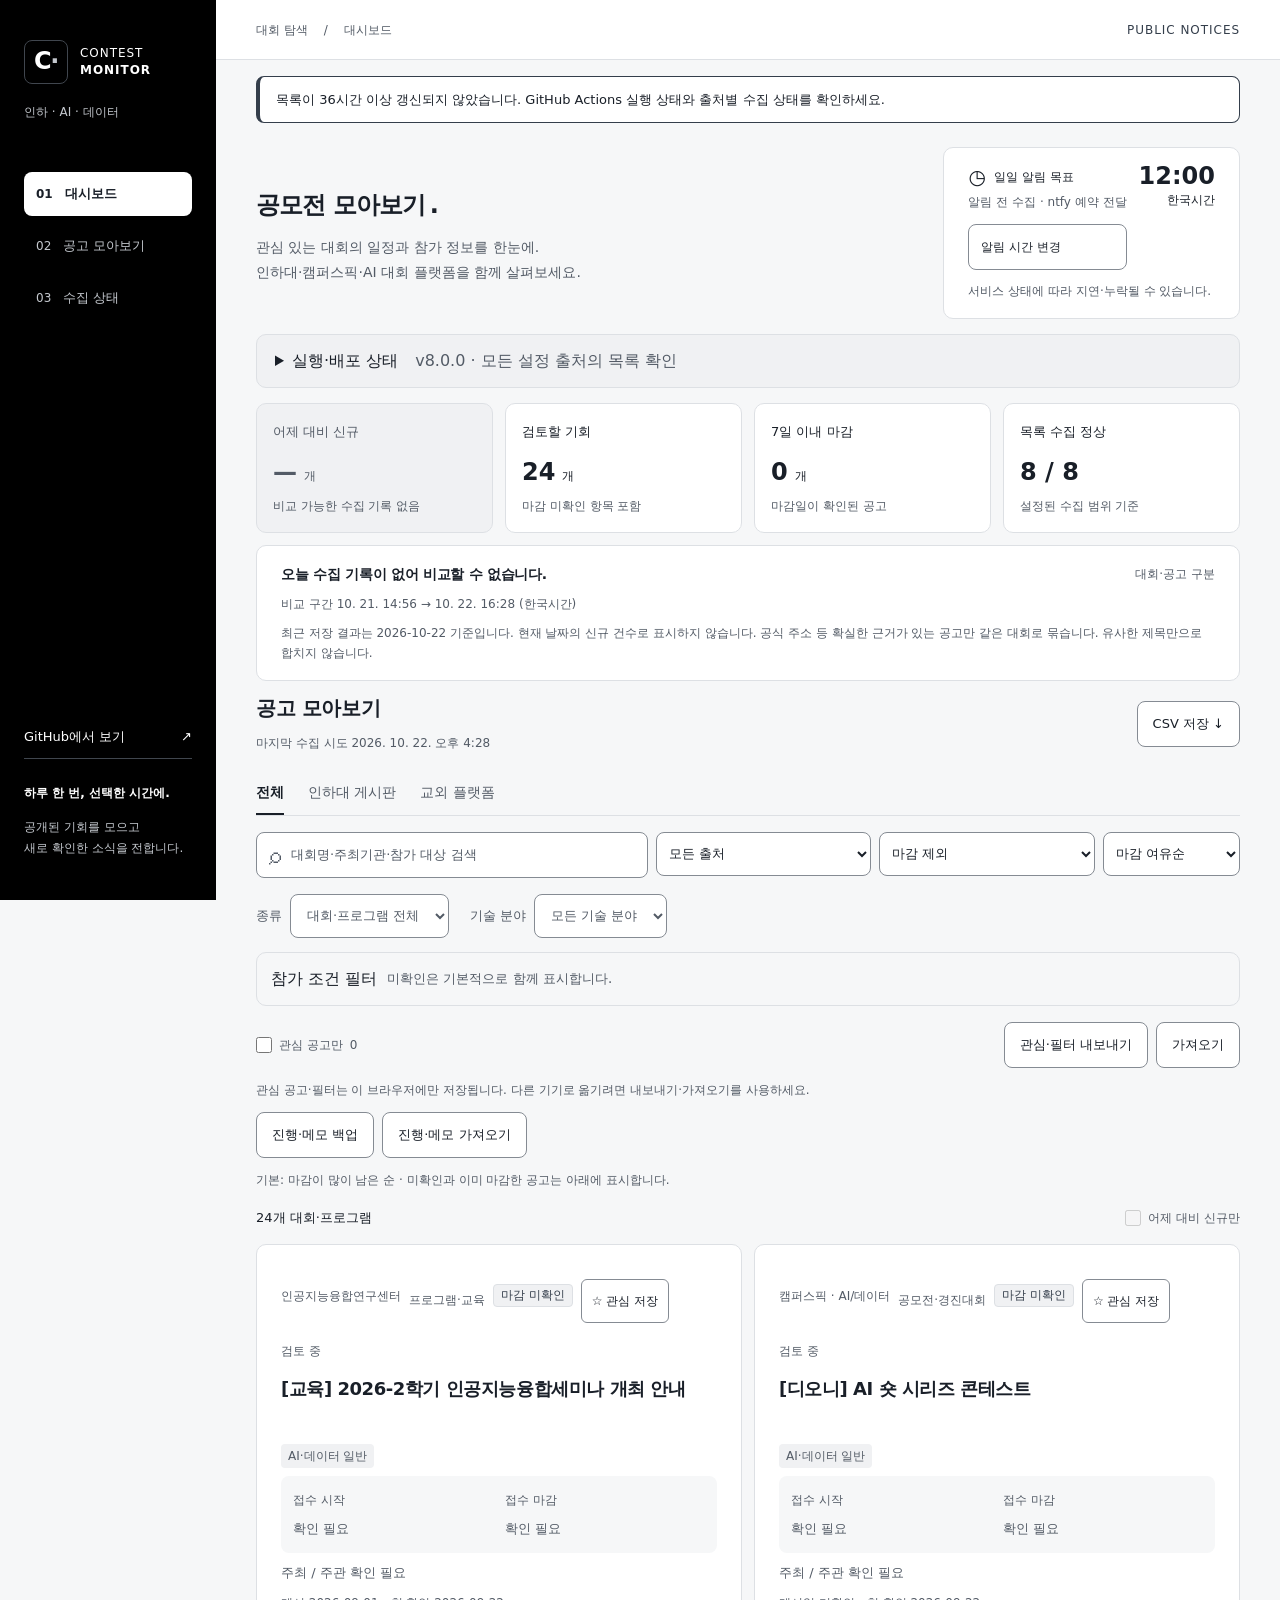
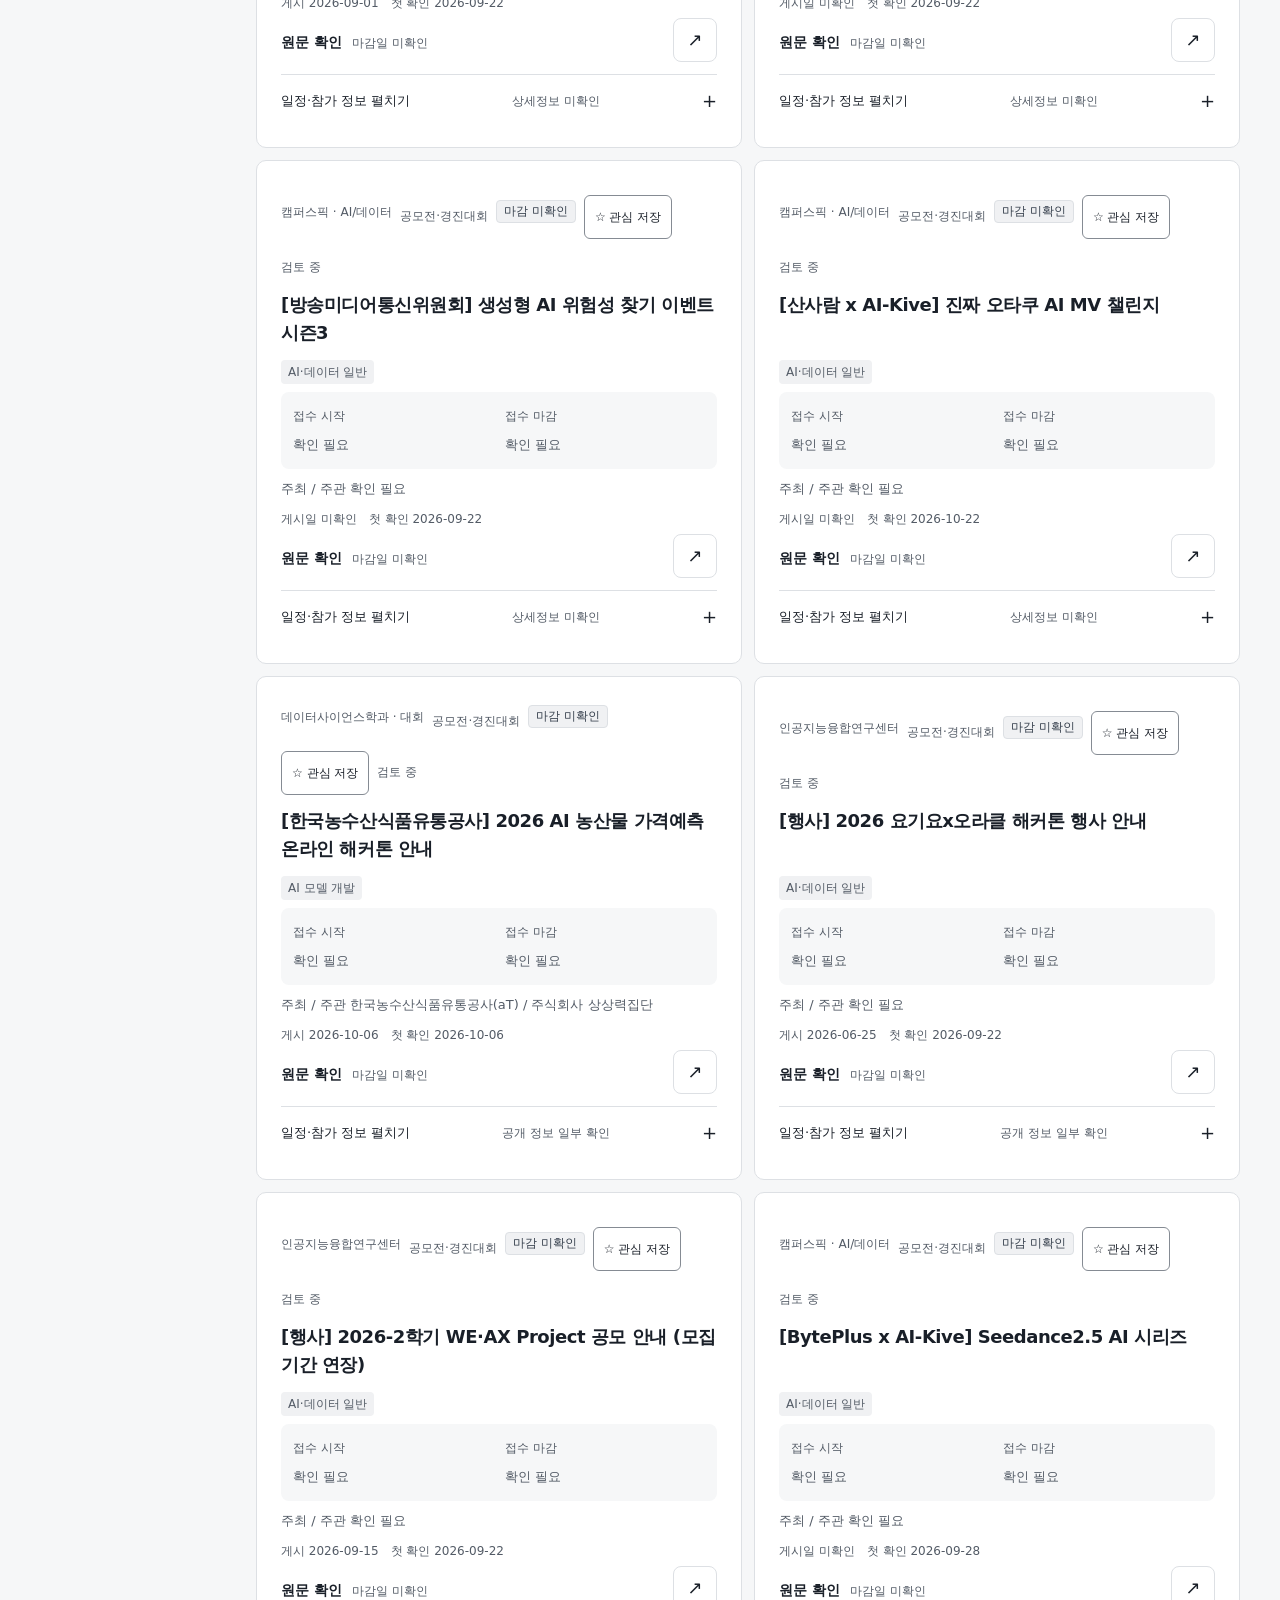
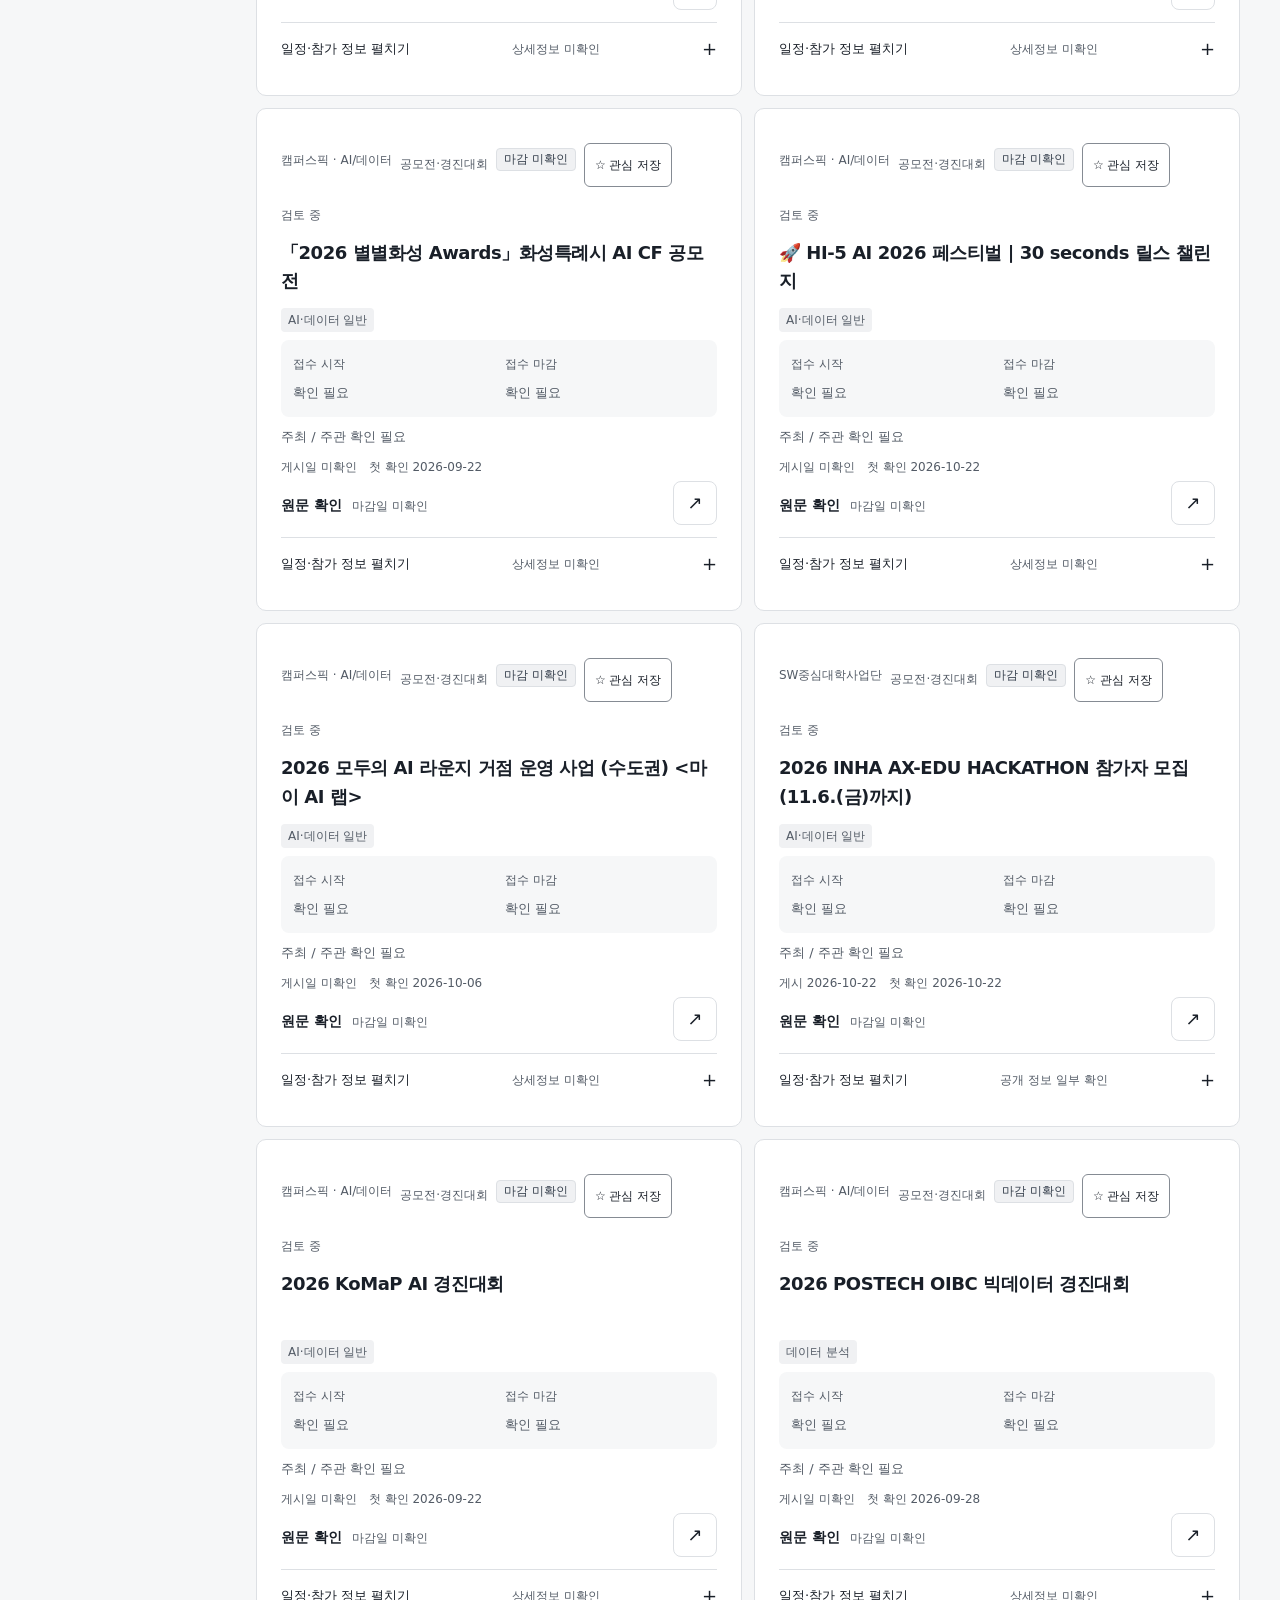
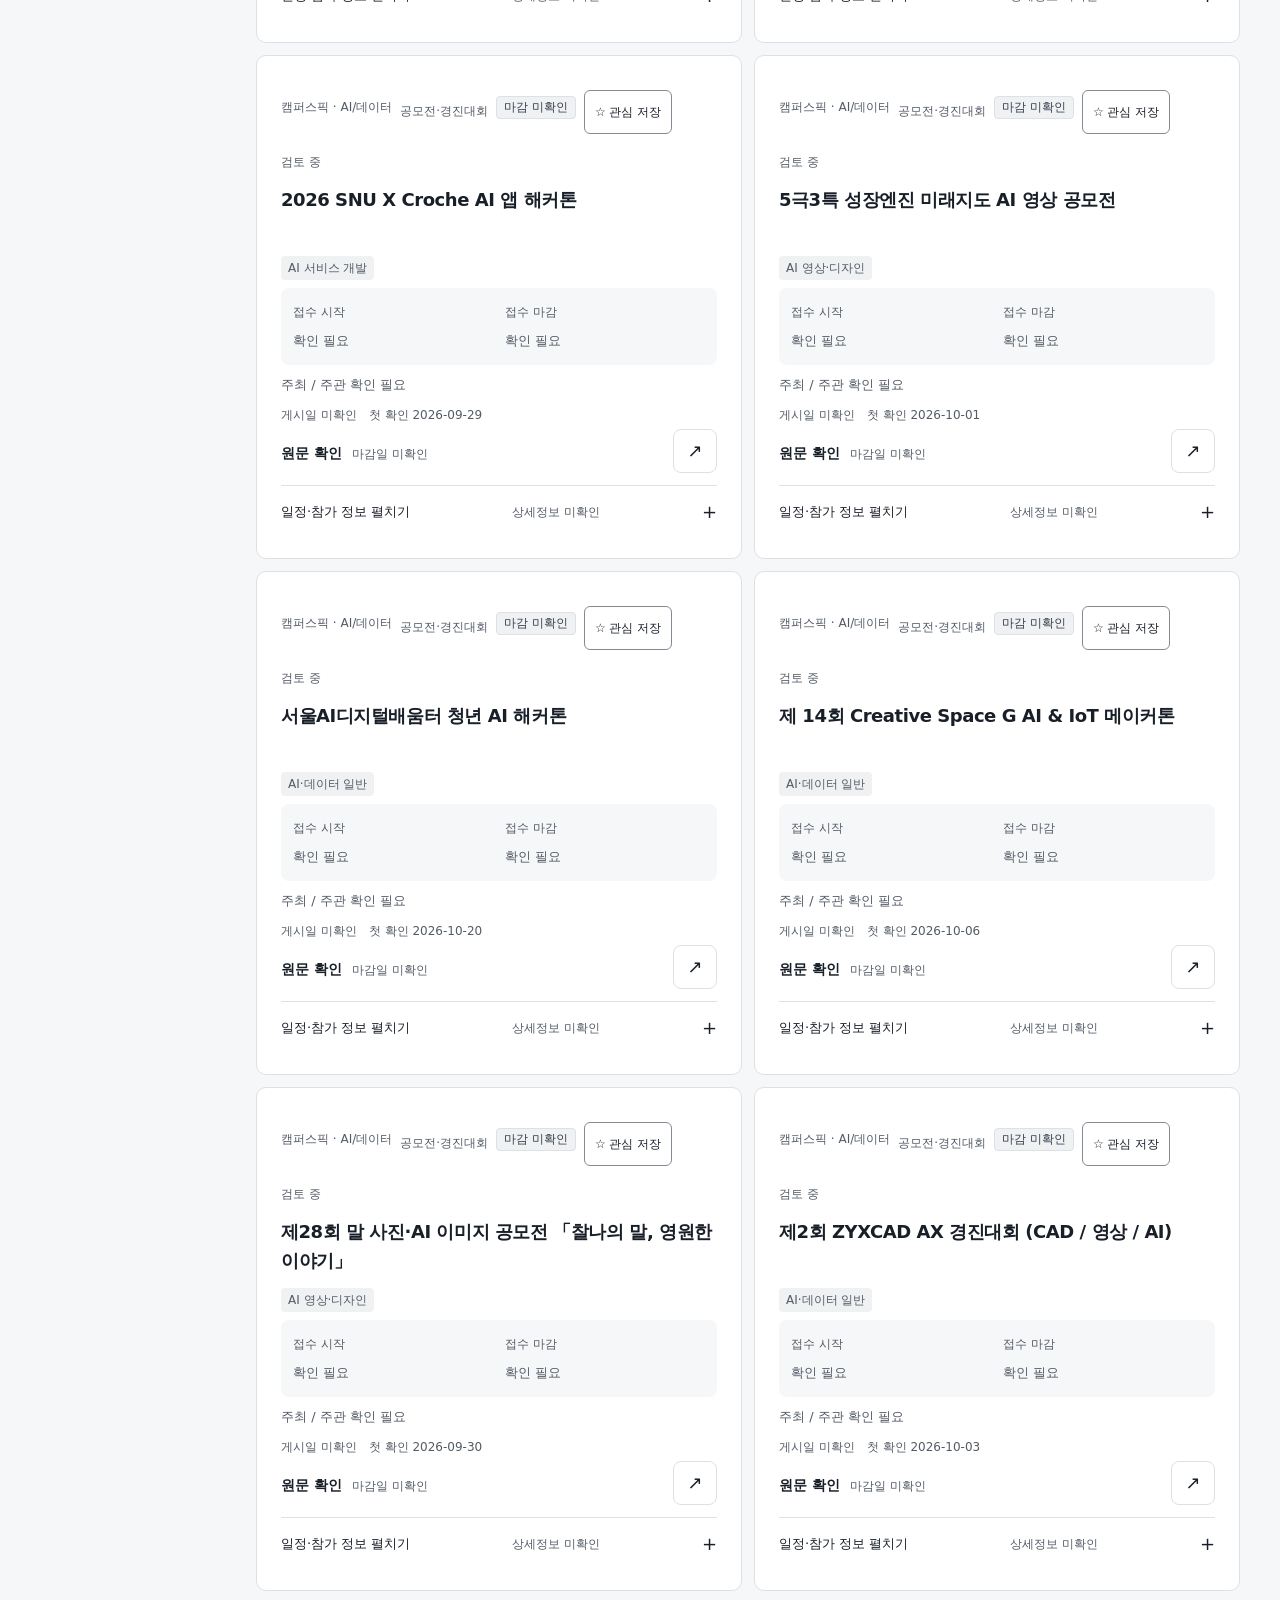
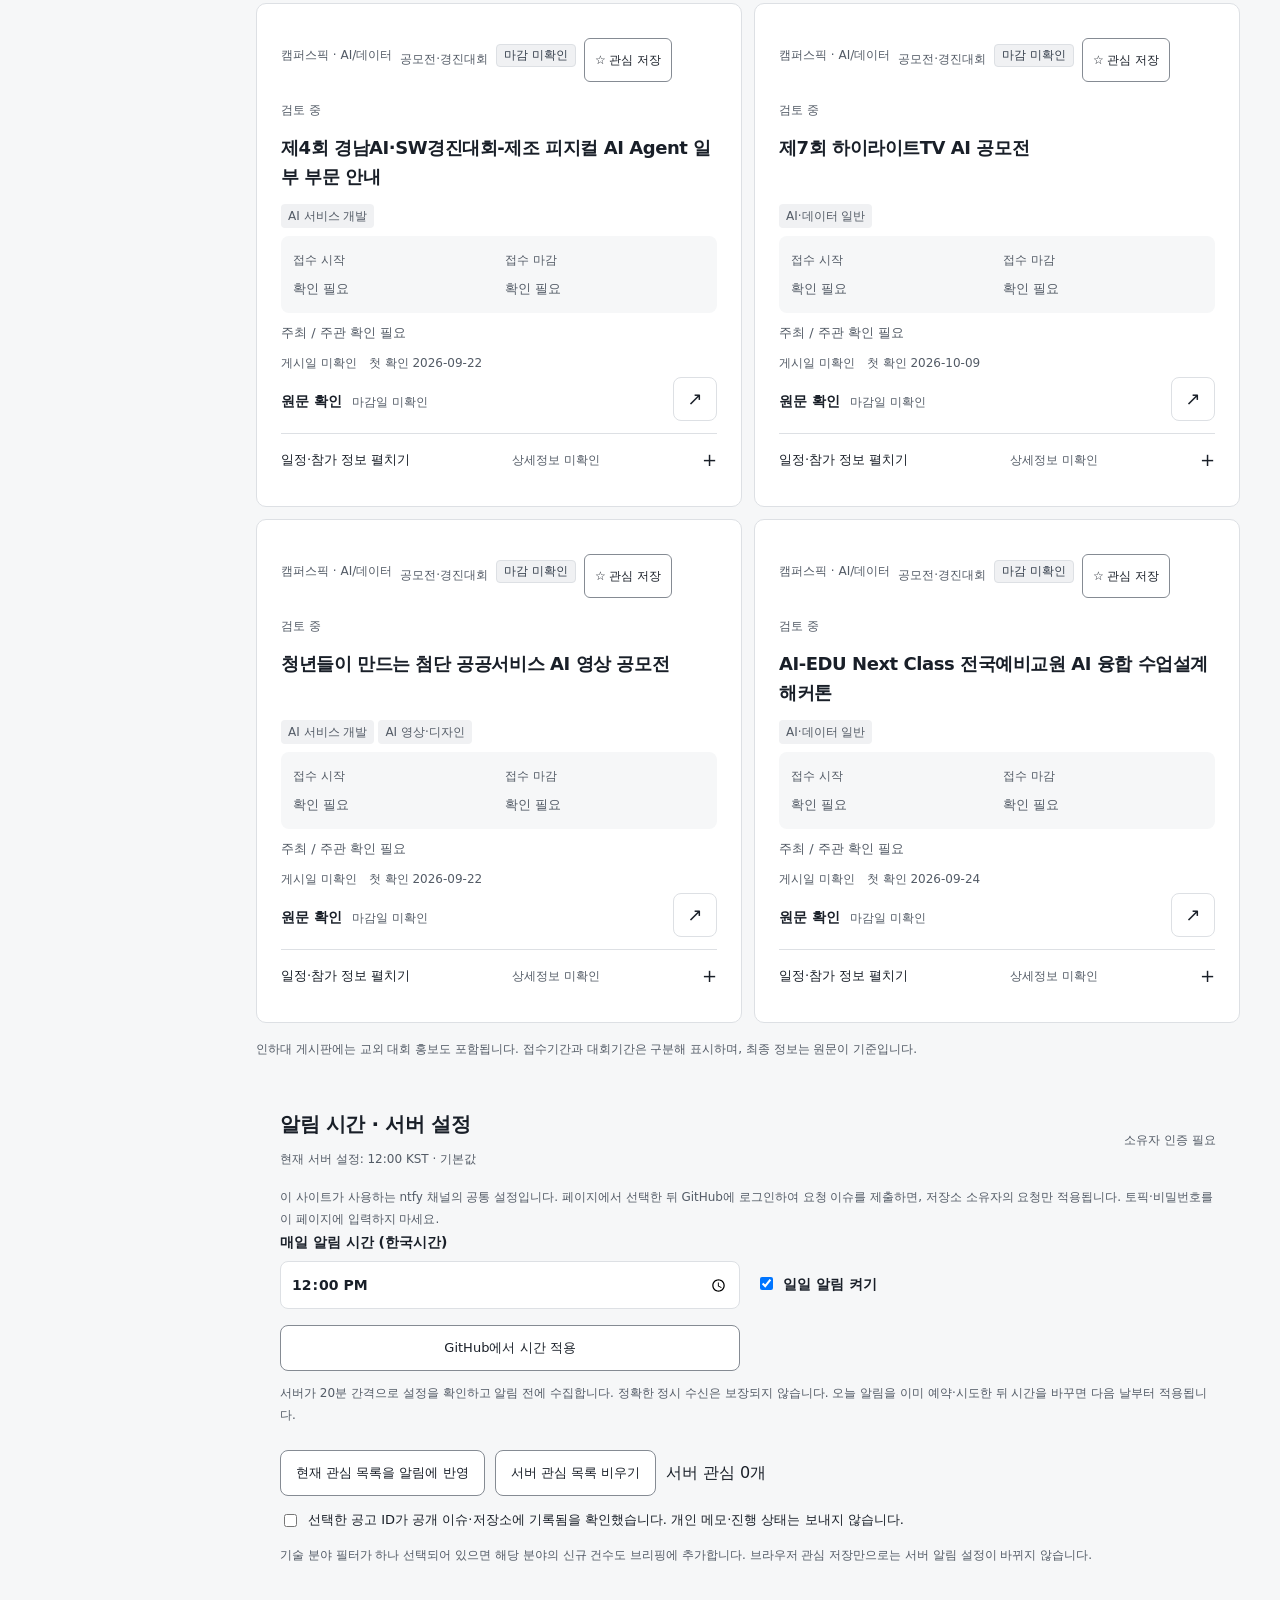
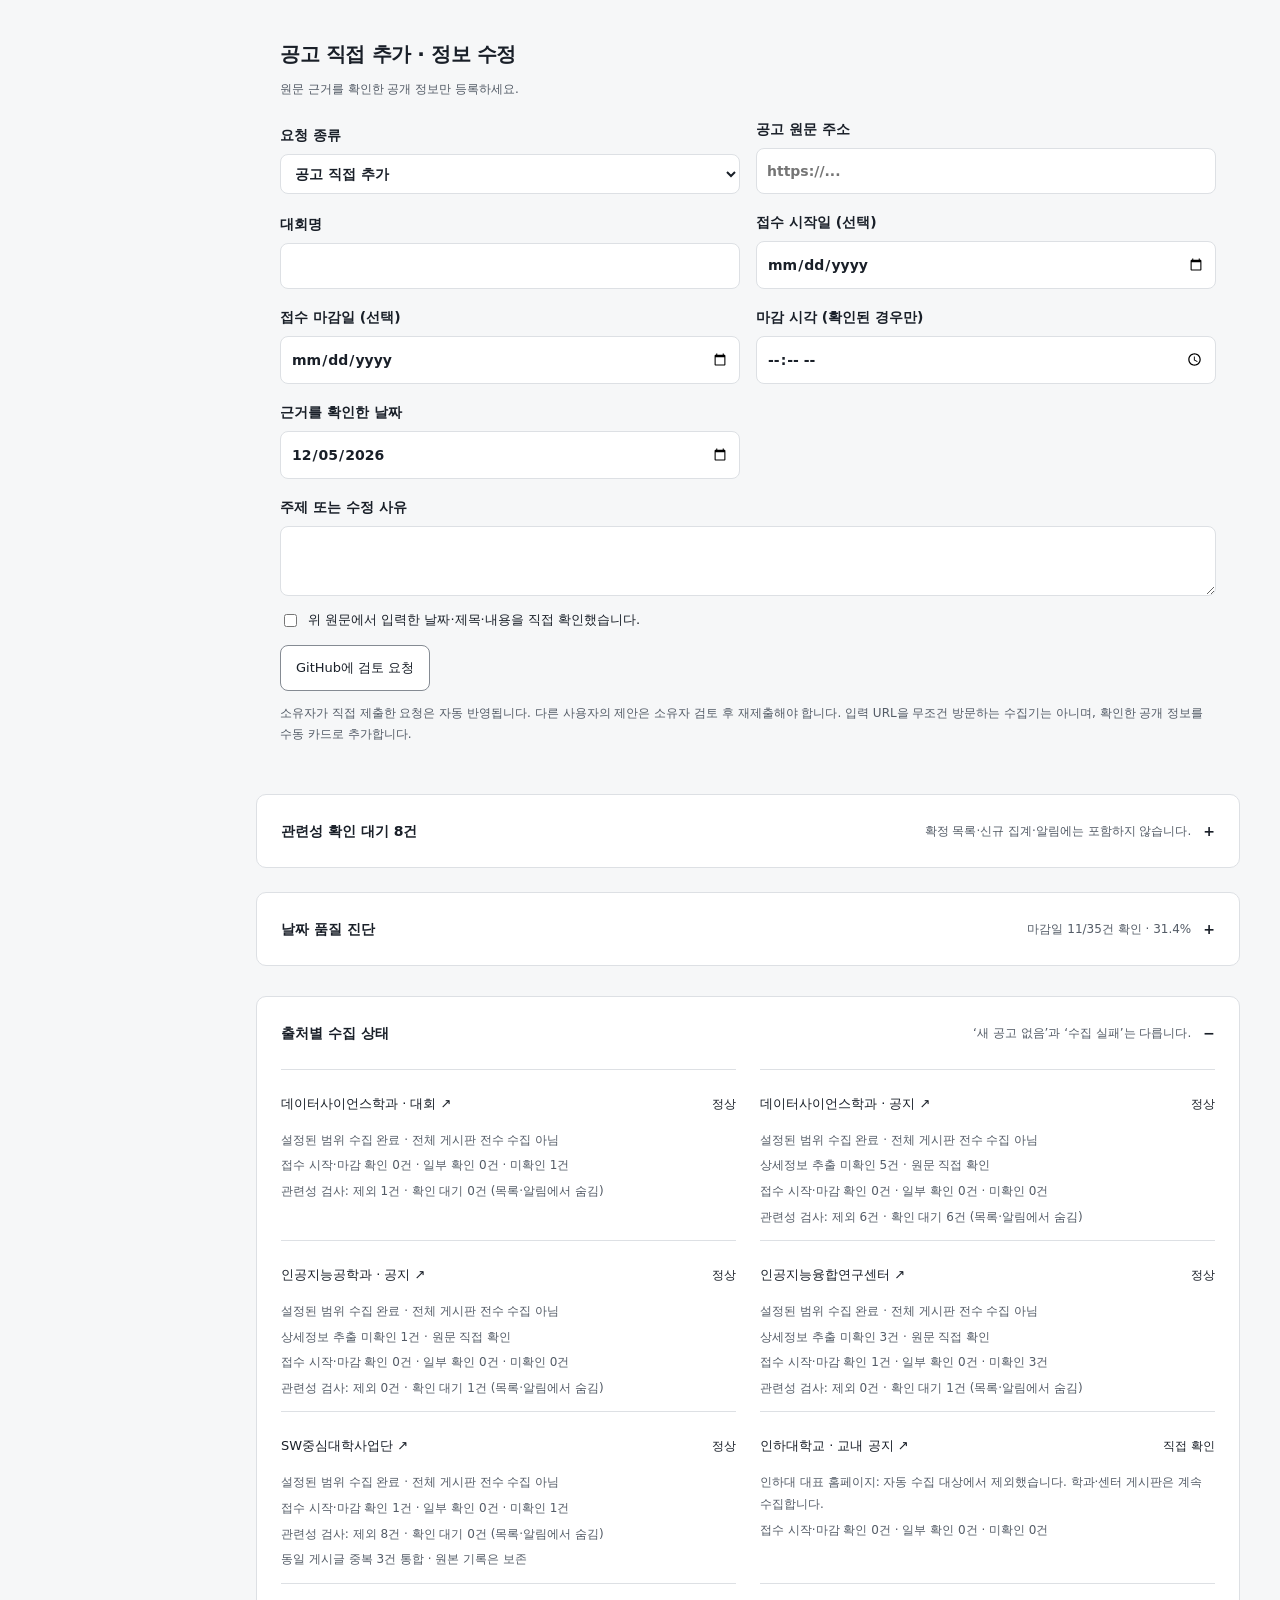
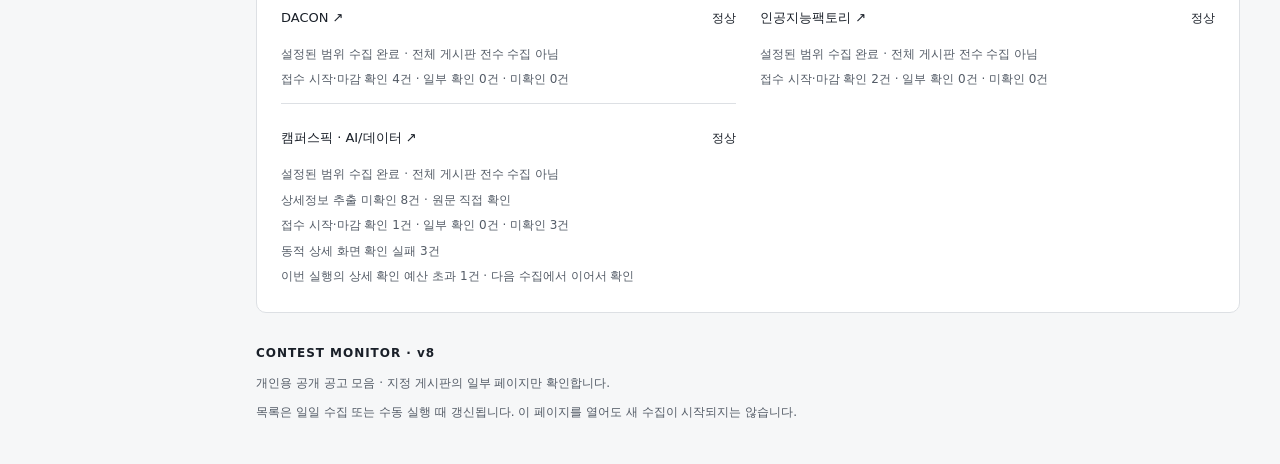
<file: site/index.html>
<!doctype html>
<html lang="ko">
<head>
  <meta charset="utf-8"><meta name="viewport" content="width=device-width,initial-scale=1">
  <meta name="color-scheme" content="light">
  <meta name="description" content="인하대·캠퍼스픽·AI 대회 플랫폼의 공고, 접수기간, 참가 정보와 어제 대비 신규 공고를 한곳에서 확인합니다.">
  <title>공모전 모아보기 · Contest Monitor</title>
  <style>/* Uploaded DESIGN.md / SKILL.md foundations. Additions: documented semantic roles,
   layout multiples, accessible control heights and responsive widths. No font binaries. */
:root {
  --color-backdrop: rgba(0,0,0,.4);
  --font-family-primary: "Pretendard Variable", Pretendard, -apple-system, system-ui, Roboto, "Helvetica Neue", "Segoe UI", "Apple SD Gothic Neo", "Noto Sans KR", "Malgun Gothic", "Noto Sans CJK KR", "Apple Color Emoji", "Segoe UI Emoji", "Segoe UI Symbol", sans-serif;
  --font-size-base: 16px;
  --font-weight-base: 500;
  --font-line-height-base: 24px;
  --font-xs: 12px; --font-sm: 13px; --font-md: 14px; --font-lg: 15px;
  --font-xl: 16px; --font-2xl: 18px; --font-3xl: 20px; --font-4xl: 24px;
  --font-semibold: 600; --font-bold: 700;
  --color-text-primary: #191f28;
  --color-text-secondary: #212121;
  --color-text-tertiary: #ffffff;
  --color-text-inverse: #343e4b;
  --color-surface-base: #000000;
  /* Added roles; original source tokens above are not overwritten. */
  --color-surface-content: var(--color-text-tertiary);
  --color-surface-canvas: #f6f7f8;
  --color-surface-subtle: #f0f1f3;
  --color-text-muted: #535b66;
  --color-text-on-dark-muted: #c4c8ce;
  --color-border-subtle: #dde0e4;
  --color-border-control: #858b93;
  --color-border-dark: #40464e;
  --color-focus: var(--color-text-inverse);
  --color-action: var(--color-text-primary);
  --color-action-hover: var(--color-text-inverse);
  --space-1: 4px; --space-2: 5px; --space-3: 7px; --space-4: 8px;
  --space-5: 10px; --space-6: 11px; --space-7: 12px; --space-8: 15px;
  --layout-1: calc(var(--space-4) * 2);
  --layout-2: calc(var(--space-7) * 2);
  --layout-3: calc(var(--space-8) * 2);
  --layout-4: calc(var(--space-4) * 5);
  --layout-5: calc(var(--space-7) * 4);
  --radius-xs: 4px; --radius-sm: 6px; --radius-md: 8px;
  --radius-lg: 10px; --radius-xl: 50px;
  --motion-instant: 150ms; --motion-fast: 250ms; --motion-normal: 300ms;
  --control-height: calc(var(--space-6) * 4);
  --sidebar-width: 216px; --content-max: 1320px;
}
/* COMPONENTS */
* { box-sizing: border-box; }
html { scroll-behavior: smooth; scroll-padding-top: var(--layout-2); }
body { margin: 0; color: var(--color-text-primary); background: var(--color-surface-canvas); font-family: var(--font-family-primary); font-size: var(--font-size-base); font-weight: var(--font-weight-base); line-height: var(--font-line-height-base); }
[hidden] { display: none !important; }
a { color: inherit; text-decoration: none; }
button, input, select { font: inherit; color: inherit; }
button { cursor: pointer; }
button, a, input, select, summary { -webkit-tap-highlight-color: transparent; }
button:focus-visible, a:focus-visible, input:focus-visible, select:focus-visible, summary:focus-visible, main:focus-visible { outline: 3px solid var(--color-focus); outline-offset: var(--space-1); }
button:disabled, input:disabled { cursor: not-allowed; }
button:disabled { background: var(--color-surface-subtle); color: var(--color-text-muted); border-color: var(--color-border-subtle); }
button:not(:disabled):active, .detail-link:active { transform: translateY(1px); }
button, a, input, select, summary { transition: background-color var(--motion-instant), color var(--motion-instant), border-color var(--motion-instant); }
button { border: 1px solid transparent; }
.skip-link { position: fixed; top: var(--space-4); left: var(--space-4); z-index: 20; padding: var(--space-7) var(--layout-2); background: var(--color-surface-content); border: 2px solid var(--color-action); transform: translateY(-160%); }
.skip-link:not(:focus) { clip-path: inset(50%); width: 1px; height: 1px; overflow: hidden; white-space: nowrap; padding: 0; border: 0; }
.skip-link:focus { transform: none; }
.app-shell { display: grid; grid-template-columns: var(--sidebar-width) minmax(0, 1fr); min-height: 100vh; }
.sidebar { background: var(--color-surface-base); color: var(--color-text-tertiary); padding: var(--layout-4) var(--layout-2); position: sticky; top: 0; height: 100vh; display: flex; flex-direction: column; }
.sidebar :focus-visible { outline-color: var(--color-text-tertiary); }
.brand { display: flex; align-items: center; gap: var(--space-7); font-size: var(--font-xs); line-height: 1.4; letter-spacing: .08em; }
.brand strong { font-weight: var(--font-bold); }
.brand-mark { width: var(--control-height); height: var(--control-height); border: 1px solid var(--color-border-dark); border-radius: var(--radius-md); display: flex; align-items: center; justify-content: center; font-size: var(--font-4xl); font-weight: var(--font-bold); letter-spacing: -.06em; }
.brand-mark span { color: var(--color-text-on-dark-muted); }
.sidebar-caption { font-size: var(--font-xs); color: var(--color-text-on-dark-muted); margin: var(--layout-1) 0 var(--layout-5); }
.sidebar nav { display: grid; gap: var(--space-4); }
.nav-item { display: flex; gap: var(--space-7); align-items: center; min-height: var(--control-height); padding: var(--space-5) var(--space-7); border-radius: var(--radius-md); color: var(--color-text-on-dark-muted); font-size: var(--font-sm); }
.nav-item span { font-size: var(--font-xs); }
.nav-item:hover { background: var(--color-action-hover); color: var(--color-text-tertiary); }
.nav-item.current { background: var(--color-surface-content); color: var(--color-text-primary); font-weight: var(--font-semibold); }
.sidebar-bottom { margin-top: auto; padding-top: var(--layout-3); }
.repo-link { display: flex; align-items: center; justify-content: space-between; font-size: var(--font-sm); min-height: var(--control-height); border-bottom: 1px solid var(--color-border-dark); }
.repo-link:hover { text-decoration: underline; text-underline-offset: var(--space-1); }
.sidebar-note { padding-top: var(--layout-2); font-size: var(--font-xs); line-height: 1.8; }
.sidebar-note strong { color: var(--color-text-tertiary); font-weight: var(--font-semibold); }
.sidebar-note p { color: var(--color-text-on-dark-muted); margin-bottom: 0; }
.workspace { min-width: 0; }
.workspace-top { height: calc(var(--space-8) * 4); background: var(--color-surface-content); border-bottom: 1px solid var(--color-border-subtle); padding: 0 var(--layout-4); display: flex; align-items: center; justify-content: space-between; gap: var(--space-7); font-size: var(--font-xs); color: var(--color-text-muted); }
.workspace-top>span>span { margin: 0 var(--space-7); }
.mobile-repo { display: none; }
.top-tag { letter-spacing: .08em; color: var(--color-text-inverse); }
main { max-width: var(--content-max); margin: auto; padding: var(--layout-3) var(--layout-4) var(--layout-4); }
.banner { border: 1px solid var(--color-border-subtle); border-radius: var(--radius-md); padding: var(--space-7) var(--layout-1); margin-bottom: var(--layout-2); background: var(--color-surface-content); font-size: var(--font-sm); line-height: 1.65; }
.banner strong { display: inline-block; margin-right: var(--space-4); font-weight: var(--font-bold); }
.warn { border-color: var(--color-text-inverse); border-left-width: var(--space-1); }
.hero { display: grid; grid-template-columns: minmax(0, 1fr) auto; align-items: center; gap: var(--layout-3); margin: var(--space-4) 0 var(--layout-3); }
.eyebrow { font-size: var(--font-xs); font-weight: var(--font-semibold); color: var(--color-text-muted); letter-spacing: .035em; margin: 0 0 var(--space-4); }
h1 { font-size: var(--font-4xl); line-height: 1.4; letter-spacing: -.035em; font-weight: var(--font-bold); margin: var(--space-4) 0 var(--space-7); }
.title-dot { margin-left: var(--space-1); }
.hero-copy>p:last-child { color: var(--color-text-muted); font-size: var(--font-md); line-height: 1.8; margin: 0; }
.schedule { min-width: 264px; background: var(--color-surface-content); border: 1px solid var(--color-border-subtle); border-radius: var(--radius-lg); padding: var(--layout-1) var(--layout-2); }
.schedule-heading { display: flex; align-items: center; gap: var(--space-4); font-size: var(--font-xs); }
.clock-mark { font-size: var(--font-3xl); }
.schedule strong { display: block; font-size: var(--font-4xl); font-weight: var(--font-semibold); font-variant-numeric: tabular-nums; margin-top: var(--space-4); }
.schedule strong small { font-size: var(--font-xs); font-weight: var(--font-weight-base); margin-left: var(--space-4); }
.schedule p { color: var(--color-text-muted); font-size: var(--font-xs); margin: var(--space-4) 0 0; line-height: 1.6; }
.schedule .schedule-note { margin-top: var(--space-1); }
.stats { display: grid; grid-template-columns: repeat(4, minmax(0, 1fr)); gap: var(--space-7); }
.stat { background: var(--color-surface-content); border: 1px solid var(--color-border-subtle); border-radius: var(--radius-lg); padding: var(--layout-1); display: flex; align-items: flex-start; flex-direction: column; min-width: 0; position: relative; text-align: left; }
.stat>span:first-child { font-size: var(--font-sm); }
.stat>strong { display: flex; gap: var(--space-3); align-items: baseline; font-size: var(--font-4xl); font-weight: var(--font-semibold); line-height: 1.4; margin: var(--space-7) 0 var(--space-4); font-variant-numeric: tabular-nums; }
.stat strong small { font-size: var(--font-xs); font-weight: var(--font-weight-base); }
.stat .stat-note { font-size: var(--font-xs); line-height: 1.6; color: var(--color-text-muted); }
.stat-featured { background: var(--color-surface-base); color: var(--color-text-tertiary); border-color: var(--color-surface-base); }
.stat-featured .stat-note { color: var(--color-text-on-dark-muted); }
.stat-featured:not(:disabled):hover { background: var(--color-action-hover); }
.stat-featured:disabled .stat-note { color: var(--color-text-muted); }
.stat-action { position: absolute; top: var(--layout-1); right: var(--layout-1); font-size: var(--font-lg); }
.stat-featured:disabled .stat-action { display: none; }
.comparison { background: var(--color-surface-content); border: 1px solid var(--color-border-subtle); border-radius: var(--radius-lg); margin-top: var(--space-7); padding: var(--layout-1) var(--layout-2); }
.comparison-heading { display: flex; align-items: center; justify-content: space-between; gap: var(--space-7); flex-wrap: wrap; }
h2 { font-size: var(--font-3xl); font-weight: var(--font-semibold); line-height: 1.5; margin: 0; letter-spacing: -.02em; }
.comparison h2 { font-size: var(--font-md); }
.basis-tag { font-size: var(--font-xs); color: var(--color-text-muted); }
.comparison-range, .comparison-note { color: var(--color-text-muted); font-size: var(--font-xs); line-height: 1.7; margin: var(--space-4) 0 0; }
.source-chips { display: flex; gap: var(--space-3); flex-wrap: wrap; margin-top: var(--space-5); }
.source-chips:empty { display: none; }
.source-chip { padding: var(--space-1) var(--space-5); border: 1px solid var(--color-border-subtle); border-radius: var(--radius-xl); background: var(--color-surface-content); font-size: var(--font-xs); color: var(--color-text-inverse); }
.source-chip strong { margin-left: var(--space-4); color: var(--color-text-primary); }
.panel { margin-top: var(--layout-2); }
.panel-heading { display: flex; align-items: center; justify-content: space-between; gap: var(--layout-1); margin-bottom: var(--layout-1); }
.panel-heading .eyebrow { font-size: var(--font-xs); }
.panel-heading p:last-child { font-size: var(--font-xs); color: var(--color-text-muted); margin: var(--space-4) 0 0; }
.secondary { background: var(--color-surface-content); border: 1px solid var(--color-border-control); padding: var(--space-5) var(--space-8); border-radius: var(--radius-md); min-height: var(--control-height); font-size: var(--font-sm); white-space: nowrap; }
.secondary:not(:disabled):hover { background: var(--color-surface-subtle); border-color: var(--color-text-primary); }
.group-tabs { display: flex; gap: var(--layout-2); border-bottom: 1px solid var(--color-border-subtle); margin-bottom: var(--layout-1); }
.tab { background: transparent; border: none; border-bottom: 2px solid transparent; min-height: var(--control-height); padding: var(--space-4) 0; font-size: var(--font-md); color: var(--color-text-muted); }
.tab:hover { color: var(--color-text-primary); border-bottom-color: var(--color-border-control); }
.tab.selected { color: var(--color-text-primary); border-bottom-color: var(--color-text-primary); font-weight: var(--font-semibold); }
.controls { display: grid; grid-template-columns: minmax(220px, 1fr) minmax(120px, .55fr) minmax(128px, .55fr) minmax(95px, .35fr); gap: var(--space-4); }
.search { display: flex; align-items: center; gap: var(--space-5); background: var(--color-surface-content); border: 1px solid var(--color-border-control); border-radius: var(--radius-md); padding: 0 var(--space-7); min-width: 0; }
.search>span { font-size: var(--font-4xl); color: var(--color-text-muted); }
.search input { width: 100%; min-width: 0; padding: var(--space-5) 0; border: 0; background: transparent; font-size: var(--font-sm); min-height: var(--control-height); }
.search input::placeholder { color: var(--color-text-muted); }
.search:focus-within { border-color: var(--color-text-primary); }
.select-label { min-width: 0; }
.select-label select { width: 100%; min-height: var(--control-height); padding: var(--space-5) var(--space-4); border: 1px solid var(--color-border-control); background: var(--color-surface-content); border-radius: var(--radius-md); font-size: var(--font-sm); }
.results-meta { display: flex; justify-content: space-between; align-items: center; gap: var(--space-4); font-size: var(--font-sm); padding: var(--space-1) 0; }
.new-toggle { display: flex; align-items: center; gap: var(--space-3); min-height: var(--control-height); color: var(--color-text-muted); font-size: var(--font-xs); cursor: pointer; }
.new-toggle input { width: var(--layout-1); height: var(--layout-1); accent-color: var(--color-text-primary); margin: 0; }
.items { display: grid; grid-template-columns: repeat(2, minmax(0, 1fr)); gap: var(--space-7); align-items: start; }
.contest { display: grid; grid-template-columns: minmax(0, 1fr) auto; gap: var(--space-7) var(--space-4); background: var(--color-surface-content); border: 1px solid var(--color-border-subtle); border-radius: var(--radius-lg); padding: var(--layout-2); min-width: 0; }
.contest:hover { border-color: var(--color-border-control); }
.source-block { display: flex; align-items: center; gap: var(--space-4); flex-wrap: wrap; grid-column: 1 / -1; padding-right: var(--layout-3); min-width: 0; }
.source-name { font-size: var(--font-xs); color: var(--color-text-muted); overflow-wrap: anywhere; }
.pill { display: inline-block; font-size: var(--font-xs); padding: 0 var(--space-3); line-height: 1.8; border: 1px solid var(--color-border-subtle); border-radius: var(--radius-xs); color: var(--color-text-inverse); background: var(--color-surface-subtle); }
.pill.active { background: var(--color-surface-content); border-color: var(--color-border-control); }
.pill.closed { text-decoration: line-through; }
.contest-body { grid-column: 1 / -1; min-width: 0; }
.contest h3 { font-size: var(--font-2xl); font-weight: var(--font-semibold); line-height: 1.6; margin: 0 0 var(--space-7); letter-spacing: -.025em; overflow-wrap: anywhere; }
.contest h3 a:hover { text-decoration: underline; text-underline-offset: var(--space-1); }
.new-badge { display: inline-block; margin-left: var(--space-4); vertical-align: middle; font-size: var(--font-xs); line-height: 1.6; padding: 0 var(--space-2); background: var(--color-surface-base); color: var(--color-text-tertiary); border-radius: var(--radius-xs); font-weight: var(--font-semibold); letter-spacing: 0; }
.registration-line { font-size: var(--font-md); color: var(--color-text-primary); font-weight: var(--font-semibold); margin: 0 0 var(--space-4); overflow-wrap: anywhere; }
.organizer-line { font-size: var(--font-sm); color: var(--color-text-muted); margin: 0 0 var(--space-4); overflow-wrap: anywhere; }
.metadata { display: flex; flex-wrap: wrap; gap: var(--space-4) var(--space-7); font-size: var(--font-xs); color: var(--color-text-muted); line-height: 1.7; }
.deadline { display: flex; align-items: baseline; gap: var(--space-5); flex-wrap: wrap; font-size: var(--font-md); margin-top: var(--space-1); }
.deadline strong { font-size: var(--font-md); font-weight: var(--font-semibold); }
.deadline small { font-size: var(--font-xs); color: var(--color-text-muted); }
.deadline .urgent { border-bottom: 2px solid var(--color-text-primary); }
.open-link { display: inline-flex; align-items: center; justify-content: center; min-width: var(--control-height); min-height: var(--control-height); margin-top: calc(var(--space-4) * -1); border: 1px solid var(--color-border-subtle); border-radius: var(--radius-md); font-size: var(--font-2xl); }
.open-link:hover { background: var(--color-surface-subtle); border-color: var(--color-border-control); }
.contest-details { grid-column: 1 / -1; min-width: 0; border-top: 1px solid var(--color-border-subtle); padding-top: var(--space-1); }
.contest-details>summary { display: flex; align-items: center; justify-content: space-between; flex-wrap: wrap; gap: var(--space-4); cursor: pointer; list-style: none; min-height: var(--control-height); font-size: var(--font-sm); }
summary::-webkit-details-marker { display: none; }
.contest-details>summary::after { content: '+'; font-size: var(--font-2xl); }
.contest-details[open]>summary::after { content: '−'; }
.contest-details>summary small { color: var(--color-text-muted); font-size: var(--font-xs); }
.contest-details>summary:hover { color: var(--color-text-inverse); background: var(--color-surface-subtle); }
.details-grid { display: grid; grid-template-columns: minmax(0, 1fr); gap: var(--layout-1); margin: 0; padding: var(--layout-1); border-radius: var(--radius-md); background: var(--color-surface-canvas); }
.detail-field { min-width: 0; }
.detail-field dt { font-size: var(--font-xs); color: var(--color-text-muted); margin-bottom: var(--space-1); }
.detail-field dd { margin: 0; font-size: var(--font-sm); overflow-wrap: anywhere; line-height: 1.8; }
.detail-actions { display: flex; flex-wrap: wrap; gap: var(--space-4); margin-top: var(--layout-1); }
.detail-link { display: flex; align-items: center; justify-content: center; min-height: var(--control-height); padding: var(--space-5) var(--space-7); border-radius: var(--radius-md); border: 1px solid var(--color-border-control); font-size: var(--font-xs); }
.detail-link.primary { background: var(--color-action); color: var(--color-text-tertiary); border-color: var(--color-action); }
.detail-link:hover { background: var(--color-surface-subtle); }
.detail-link.primary:hover { background: var(--color-action-hover); }
.detail-note, .detail-warning { font-size: var(--font-xs); line-height: 1.8; color: var(--color-text-muted); margin: var(--space-7) 0 0; overflow-wrap: anywhere; }
.detail-warning { color: var(--color-text-primary); border-left: 2px solid var(--color-text-inverse); padding-left: var(--space-4); }
.list-note { font-size: var(--font-xs); color: var(--color-text-muted); margin: var(--layout-1) 0 0; line-height: 1.8; }
.empty, .loading { border: 1px dashed var(--color-border-control); border-radius: var(--radius-lg); background: var(--color-surface-content); text-align: center; padding: var(--layout-5) var(--layout-2); }
.empty-symbol { font-size: var(--font-4xl); }
.empty h3 { font-size: var(--font-2xl); margin: var(--space-7) 0; }
.empty p { color: var(--color-text-muted); font-size: var(--font-md); line-height: 1.8; }
.health { margin-top: var(--layout-3); border: 1px solid var(--color-border-subtle); border-radius: var(--radius-lg); background: var(--color-surface-content); }
.health summary { display: flex; justify-content: space-between; gap: var(--space-7); cursor: pointer; padding: var(--layout-2); list-style: none; font-size: var(--font-md); font-weight: var(--font-semibold); min-height: var(--control-height); }
.health summary::after { content: '+'; }
.health[open] summary::after { content: '−'; }
.health-hint { font-size: var(--font-xs); color: var(--color-text-muted); font-weight: var(--font-weight-base); margin-left: auto; }
#sourceHealth { display: grid; grid-template-columns: repeat(2, minmax(0, 1fr)); gap: 0 var(--layout-2); padding: 0 var(--layout-2) var(--space-7); }
.health-row { border-top: 1px solid var(--color-border-subtle); padding: var(--space-7) 0; min-width: 0; }
.health-title { display: flex; align-items: center; justify-content: space-between; gap: var(--space-7); font-size: var(--font-sm); }
.health-title a { min-height: var(--control-height); display: inline-flex; align-items: center; overflow-wrap: anywhere; }
.health-title a:hover { text-decoration: underline; text-underline-offset: var(--space-1); }
.health-title>span { font-size: var(--font-xs); white-space: nowrap; }
.health-title .error, .health-title .partial { font-weight: var(--font-bold); border-bottom: 1px solid var(--color-text-primary); }
.health-row p { color: var(--color-text-muted); font-size: var(--font-xs); margin: var(--space-1) 0 0; line-height: 1.8; overflow-wrap: anywhere; }
footer { padding-top: var(--layout-3); font-size: var(--font-xs); color: var(--color-text-muted); line-height: 1.8; }
footer strong { color: var(--color-text-primary); letter-spacing: .08em; font-weight: var(--font-semibold); }
footer p { margin: var(--space-4) 0 0; }
.sr-only { position: absolute; width: 1px; height: 1px; padding: 0; overflow: hidden; clip: rect(0,0,0,0); white-space: nowrap; border: 0; }
@media (min-width: 681px) {
  .schedule { display: grid; grid-template-columns: minmax(0,1fr) auto; gap: var(--space-1) var(--space-7); }
  .schedule-heading { grid-column: 1; }
  .schedule strong { grid-column: 2; grid-row: 1 / 3; margin-top: 0; align-self: center; }
  .schedule strong small { display: block; margin: 0; text-align: right; }
  .schedule p { grid-column: 1; margin-top: 0; }
  .schedule .schedule-note { grid-column: 1 / -1; margin-top: var(--space-4); }
}
@media (max-width: 1200px) {
  :root { --sidebar-width: 196px; }
  main, .workspace-top { padding-left: var(--layout-2); padding-right: var(--layout-2); }
  .sidebar { padding-left: var(--layout-1); padding-right: var(--layout-1); }
  .stat { padding: var(--layout-1); }
  .controls { grid-template-columns: repeat(3,minmax(0,1fr)); }
  .search { grid-column: 1 / -1; }
  .contest { padding: var(--layout-1); }
  .contest-details>summary small { display: block; flex-basis: 100%; order: 3; }
}
@media (max-width: 960px) {
  .top-tag { display: none; }
  .mobile-repo { display: inline-flex; align-items: center; gap: var(--space-4); min-height: var(--control-height); text-decoration: underline; text-underline-offset: var(--space-1); }
  .app-shell { display: block; }
  .sidebar { position: relative; height: auto; padding: var(--layout-1) var(--layout-2); display: grid; grid-template-columns: auto minmax(0,1fr); align-items: center; gap: var(--layout-1); }
  .sidebar nav { display: flex; justify-content: flex-end; gap: var(--space-3); }
  .nav-item { font-size: var(--font-xs); padding: var(--space-4) var(--space-7); }
  .nav-item span { display: none; }
  .sidebar-caption, .sidebar-bottom { display: none; }
  .workspace-top { height: var(--layout-5); }
  .hero { gap: var(--layout-2); }
}
@media (max-width: 680px) {
  main { padding: var(--layout-2) var(--layout-1) var(--layout-3); }
  .workspace-top { padding-left: var(--layout-1); padding-right: var(--layout-1); }
  .top-tag { display: none; }
  .sidebar { grid-template-columns: 1fr; padding: var(--layout-1); gap: var(--space-7); }
  .brand { font-size: var(--font-xs); }
  .brand-mark { width: var(--layout-4); height: var(--layout-4); }
  .sidebar nav { justify-content: flex-start; gap: var(--space-4); }
  .nav-item { flex: 1; justify-content: center; padding: var(--space-4); }
  .hero { grid-template-columns: minmax(0,1fr); margin-top: 0; gap: var(--layout-2); }
  .schedule { min-width: 0; display: grid; grid-template-columns: minmax(0,1fr) auto; gap: var(--space-1) var(--space-4); padding: var(--layout-1); }
  .schedule-heading { grid-column: 1; }
  .schedule strong { grid-column: 2; grid-row: 1 / 3; align-self: center; margin-top: 0; }
  .schedule strong small { display: block; font-size: var(--font-xs); margin: 0; text-align: right; }
  .schedule p { grid-column: 1; font-size: var(--font-xs); margin-top: 0; }
  .schedule .schedule-note { grid-column: 1 / -1; margin-top: var(--space-4); }
  .hero-copy>p:last-child { font-size: var(--font-md); }
  .stats { grid-template-columns: repeat(2,minmax(0,1fr)); gap: var(--space-4); }
  .stat { padding: var(--layout-1); }
  .stat>span:first-child { font-size: var(--font-xs); padding-right: var(--space-7); }
  .stat .stat-note { font-size: var(--font-xs); }
  .stat-action { top: var(--space-7); right: var(--space-7); }
  .comparison { padding: var(--layout-1); }
  .comparison-heading { align-items: flex-start; gap: var(--space-1); }
  .panel { margin-top: var(--layout-3); }
  .panel-heading { gap: var(--space-4); }
  .panel-heading .eyebrow { display: none; }
  .panel-heading h2 { font-size: var(--font-2xl); }
  .panel-heading p:last-child { font-size: var(--font-xs); }
  .secondary { padding: var(--space-4) var(--space-7); font-size: var(--font-xs); }
  .group-tabs { justify-content: space-between; gap: var(--space-7); margin-bottom: var(--layout-1); }
  .tab { font-size: var(--font-sm); }
  .controls { grid-template-columns: repeat(2,minmax(0,1fr)); gap: var(--space-4); }
  .select-label:last-child { grid-column: 1 / -1; }
  .search input, .select-label select { font-size: var(--font-xl); }
  .items { grid-template-columns: minmax(0,1fr); }
  .contest { padding: var(--layout-1); }
  .contest h3 { font-size: var(--font-xl); }
  .registration-line { font-size: var(--font-sm); }
  .health summary { flex-wrap: wrap; padding: var(--layout-1); gap: var(--space-4); }
  .health-hint { order: 3; flex-basis: 100%; margin: 0; }
  .health summary::after { margin-left: auto; }
  #sourceHealth { grid-template-columns: minmax(0,1fr); padding: 0 var(--layout-1) var(--space-7); }
  .health-title { font-size: var(--font-xs); }
}
@media (prefers-reduced-motion: reduce) {
  html { scroll-behavior: auto; }
  *, *::before, *::after { transition: none !important; animation: none !important; }
}

/* v4: same card anatomy on every source; full title remains in details. */
.contest h3 { min-height: 3.2em; }
.contest h3 a { display: -webkit-box; -webkit-box-orient: vertical; -webkit-line-clamp: 2; overflow: hidden; line-height: 1.6; overflow-wrap: anywhere; }
.registration-line { display: grid; grid-template-columns: minmax(0, 1fr) minmax(0, 1fr); gap: var(--space-7); padding: var(--space-7); background: var(--color-surface-canvas); border-radius: var(--radius-md); }
.date-pair { display: flex; flex-direction: column; min-width: 0; gap: var(--space-2); }
.date-label { color: var(--color-text-muted); font-size: var(--font-xs); font-weight: var(--font-weight-base); }
.date-value { font-size: var(--font-sm); font-variant-numeric: tabular-nums; overflow-wrap: anywhere; }
.date-value.is-unknown { color: var(--color-text-muted); font-weight: var(--font-weight-base); }
.organizer-line { white-space: nowrap; overflow: hidden; text-overflow: ellipsis; }
.sort-guidance { font-size: var(--font-xs); color: var(--color-text-muted); margin: var(--space-7) 0 0; line-height: 1.8; }
.date-evidence-link { margin-top: var(--space-7); }
@media (min-width: 961px) {
  main { padding-top: var(--layout-1); }
  .hero { margin-bottom: var(--space-7); }
  .panel { margin-top: var(--space-7); }
  .sort-guidance { margin-top: var(--space-1); }
}

/* v6: kind controls use the existing design tokens. */
.kind-control{display:flex;align-items:center;gap:var(--space-7);font-size:var(--font-sm);margin-top:var(--layout-1);color:var(--color-text-muted)}
.kind-control select{min-height:var(--control-height);max-width:100%;border:1px solid var(--color-border-control);border-radius:var(--radius-md);background:var(--color-surface-content);padding:var(--space-4) var(--space-7)}
.kind-label{display:block;font-size:var(--font-xs);color:var(--color-text-muted);margin-top:var(--space-4)}
.organizer-line{display:-webkit-box;-webkit-line-clamp:2;-webkit-box-orient:vertical;overflow:hidden;overflow-wrap:anywhere}

/* v7 runtime diagnostics, existing semantic tokens */
.runtime-panel { margin: var(--space-8) 0; border: 1px solid var(--color-border-subtle); border-radius: var(--radius-lg); padding: 14px 18px; background: var(--color-surface-subtle); }
.runtime-panel summary { cursor: pointer; font-size: var(--font-size-sm); }
.runtime-panel summary span { margin-left: 12px; color: var(--color-text-muted); }
.runtime-grid { display:grid;grid-template-columns:repeat(3,minmax(0,1fr));gap:16px;margin-top:20px; }
.runtime-grid .wide { grid-column:1/-1; }
@media(max-width:720px){.runtime-grid{grid-template-columns:1fr}.runtime-panel summary span{display:block;margin:8px 0 0;}}

.merged-sources { margin: var(--layout-1) 0; padding: var(--layout-1); border: 1px solid var(--color-border-subtle); border-radius: var(--radius-md); }
.merged-sources h4 { margin: 0; font-size: var(--font-md); }
.merged-sources p { margin: var(--space-4) 0; overflow-wrap: anywhere; font-size: var(--font-sm); }
.merged-sources small { display: block; color: var(--color-text-muted); }
.merged-sources a:hover { text-decoration: underline; }

/* v7 personal controls and diagnostics, all colors use semantic roles. */
.kind-control { display: inline-flex; flex-wrap: wrap; gap: var(--space-4); margin-right: var(--layout-1); align-items: center; }
.personal-toolbar { display: flex; flex-wrap: wrap; justify-content: space-between; align-items: center; gap: var(--space-7); margin-top: var(--layout-1); }
.personal-actions { display: flex; flex-wrap: wrap; gap: var(--space-4); }
.personal-note { font-size: var(--font-xs); color: var(--color-text-muted); line-height: 1.7; }
.favorite-button { margin-top: var(--space-5); min-height: var(--control-height); padding: var(--space-4) var(--space-5); border: 1px solid var(--color-border-control); border-radius: var(--radius-sm); background: var(--color-surface-content); text-align: left; font-size: var(--font-xs); }
.favorite-button[aria-pressed="true"] { background: var(--color-action); color: var(--color-text-tertiary); border-color: var(--color-action); }
.favorite-button:hover { box-shadow: inset 0 0 0 1px var(--color-action); }
.field-tags { display: flex; flex-wrap: wrap; gap: var(--space-1); margin: var(--space-4) 0; }
.field-tag { background: var(--color-surface-subtle); color: var(--color-text-muted); border-radius: var(--radius-xs); padding: 0 var(--space-3); font-size: var(--font-xs); }
.urgent-favorites { border: 1px solid var(--color-border-control); border-radius: var(--radius-md); padding: var(--layout-1); margin: var(--layout-1) 0; background: var(--color-surface-content); }
.urgent-favorites h3 { font-size: var(--font-md); margin: 0 0 var(--space-7); }
.urgent-favorites p { display: flex; flex-wrap: wrap; gap: var(--space-7); justify-content: space-between; font-size: var(--font-sm); margin: var(--space-4) 0; }
.urgent-favorites a { overflow-wrap: anywhere; }
.urgent-favorites span { color: var(--color-text-muted); }
.urgent-favorites a:hover,.review-item a:hover,.quality-sample a:hover { text-decoration: underline; }
.review-item { padding: var(--layout-1); border-top: 1px solid var(--color-border-subtle); font-size: var(--font-sm); overflow-wrap: anywhere; }
.quality-source { border-top: 1px solid var(--color-border-subtle); }
.quality-source summary { padding: var(--layout-1); font-size: var(--font-sm); }
.quality-source p { margin: var(--space-4) var(--layout-1) var(--space-7); }
.quality-sample { display: grid; gap: var(--space-1); font-size: var(--font-sm); overflow-wrap: anywhere; }
.quality-sample span,.quality-sample small { color: var(--color-text-muted); font-size: var(--font-xs); }
#workflowLive strong { display: block; font-weight: var(--font-semibold); }
#qualitySection,#reviewSection { margin: var(--layout-2) 0; }
@media(max-width: 600px) { .personal-toolbar { align-items: flex-start; flex-direction: column; } .personal-actions { width: 100%; } .personal-actions button { flex: 1; font-size: var(--font-xs); padding-inline: var(--space-5); } .kind-control { width: 100%; margin-right: 0; } .kind-control select { flex: 1; min-width: 0; } .favorite-button { margin: 0; } }

/* v8 settings, participation and task controls */
.settings-panel{margin-top:24px;padding:24px}.form-grid{display:grid;grid-template-columns:repeat(2,minmax(0,1fr));gap:16px;align-items:end}.form-grid label,.planner-panel label,dialog label{display:flex;flex-direction:column;gap:7px;font-size:14px;font-weight:600;min-width:0}.form-grid input,.form-grid select,.form-grid textarea,.planner-panel select,.planner-panel textarea,dialog select,dialog textarea{font:inherit;width:100%;min-width:0;border:1px solid var(--color-border-subtle);background:var(--color-surface-content);color:inherit;border-radius:8px;padding:10px;box-sizing:border-box}.span-full{grid-column:1/-1}.check-row{display:flex!important;flex-direction:row!important;align-items:center;gap:8px;font-size:13px;line-height:1.6;margin:14px 0}.check-row input{width:auto;flex-shrink:0}.criteria-panel,.planner-panel{margin-top:20px;padding-top:18px;border-top:1px solid var(--color-border-subtle)}.criteria-panel h4,.planner-panel h4{margin:0 0 12px}.criteria-panel .detail-note{display:block;font-weight:400}.planner-form{display:grid;gap:12px}.task-row{display:flex;align-items:center;justify-content:space-between;gap:12px;padding:8px 0;border-bottom:1px solid var(--color-border-subtle)}.task-row span{overflow-wrap:anywhere}.planner-panel .personal-actions{display:flex;flex-wrap:wrap;gap:8px;margin-top:12px}.planner-panel .secondary{white-space:normal}.progress-chip{display:block;margin-top:8px;font-size:12px;color:var(--color-text-muted)}.eligibility-filters{margin:14px 0;padding:14px;border:1px solid var(--color-border-subtle);border-radius:10px}.eligibility-filters summary{cursor:pointer;display:flex;flex-wrap:wrap;gap:10px}.eligibility-filters summary small{font-weight:400;color:var(--color-text-muted)}.eligibility-filters .form-grid{margin-top:16px;grid-template-columns:repeat(3,minmax(0,1fr))}.v8-backup{margin:12px 0;flex-wrap:wrap}.sync-row{display:flex;flex-wrap:wrap;align-items:center;gap:10px;margin-top:24px}.request-status{margin-top:16px;overflow-wrap:anywhere}.request-status textarea{width:100%;box-sizing:border-box}.request-status:empty{display:none}dialog{border:1px solid var(--color-border-subtle);border-radius:14px;padding:24px;max-width:520px;width:calc(100% - 40px);max-height:90vh;box-sizing:border-box}dialog::backdrop{background:var(--color-backdrop)}dialog form{display:grid;gap:14px}dialog h2{margin:0}dialog p{overflow-wrap:anywhere}.automatic-milestones{margin-top:14px}.schedule .detail-link{display:inline-block;margin-top:8px}.form-grid input:focus-visible,.form-grid textarea:focus-visible,.form-grid select:focus-visible,dialog :focus-visible{outline:2px solid var(--color-focus);outline-offset:2px}
@media(max-width:640px){.settings-panel{padding:18px}.form-grid,.eligibility-filters .form-grid{grid-template-columns:1fr}.span-full{grid-column:1}.sync-row .secondary{width:100%;white-space:normal}.task-row{align-items:flex-start}.v8-backup .secondary{font-size:12px}.planner-panel .personal-actions{flex-direction:column}.planner-panel .personal-actions .secondary{width:100%}.eligibility-filters summary{font-size:14px}.check-row{align-items:flex-start}.settings-panel .panel-heading{align-items:flex-start;gap:12px}.settings-panel .basis-tag{white-space:nowrap}}
</style>
</head>
<body>
<a class="skip-link" href="#mainContent">본문으로 바로가기</a>
<div class="app-shell">
  <aside class="sidebar" aria-label="프로젝트 탐색">
    <a class="brand" href="#overview" aria-label="공모전 모아보기 개요"><span class="brand-mark" aria-hidden="true">C<span>·</span></span><span>CONTEST<br><strong>MONITOR</strong></span></a>
    <p class="sidebar-caption">인하 · AI · 데이터</p>
    <nav aria-label="페이지 섹션">
      <a class="nav-item current" aria-current="location" href="#overview"><span aria-hidden="true">01</span>대시보드</a>
      <a class="nav-item" href="#opportunities"><span aria-hidden="true">02</span>공고 모아보기</a>
      <a class="nav-item" href="#source-status"><span aria-hidden="true">03</span>수집 상태</a>
    </nav>
    <div class="sidebar-bottom">
      <a id="repoLink" class="repo-link" hidden>GitHub에서 보기 <span aria-hidden="true">↗</span></a>
      <div class="sidebar-note"><strong>하루 한 번, 선택한 시간에.</strong><p>공개된 기회를 모으고<br>새로 확인한 소식을 전합니다.</p></div>
    </div>
  </aside>
  <div class="workspace">
    <header class="workspace-top"><span>대회 탐색 <span aria-hidden="true">/</span> 대시보드</span><span class="top-tag">PUBLIC NOTICES</span><a id="repoLinkMobile" class="mobile-repo" hidden>GitHub <span aria-hidden="true">↗</span></a></header>
    <main id="mainContent" tabindex="-1">
      <div id="demoBanner" class="banner demo" hidden><strong>디자인 미리보기</strong> 아래 공고·날짜·건수는 모두 가상 데이터이며 실제 모집 공고가 아닙니다.</div>
      <div id="staleBanner" class="banner warn" hidden role="status"></div>
      <section class="hero" id="overview" aria-labelledby="pageTitle">
        <div class="hero-copy"><h1 id="pageTitle">공모전 모아보기<span class="title-dot" aria-hidden="true">.</span></h1><p>관심 있는 대회의 일정과 참가 정보를 한눈에.<br>인하대·캠퍼스픽·AI 대회 플랫폼을 함께 살펴보세요.</p></div>
        <aside class="schedule" aria-label="일일 알림 일정"><div class="schedule-heading"><span class="clock-mark" aria-hidden="true">◷</span><span>일일 알림 목표</span></div><strong><span id="notificationClock">12:00</span> <small>한국시간</small></strong><p>알림 전 수집 · ntfy 예약 전달</p><a class="detail-link" href="#notification-settings" id="openNotificationSettings">알림 시간 변경</a><p class="schedule-note">서비스 상태에 따라 지연·누락될 수 있습니다.</p></aside>
      </section>
      <details class="runtime-panel" id="runtime-panel"><summary>실행·배포 상태 <span id="runtimeSummary">상태 확인 중</span></summary><dl class="runtime-grid" id="runtimeDetails"></dl><p id="workflowLive" class="detail-note"></p></details>
      <section class="stats" aria-label="공고 요약">
        <button type="button" class="stat stat-featured" id="showNew" aria-label="비교 기준 이후 신규 공고만 보기"><span id="newCountLabel">어제 대비 신규</span><strong><span id="newCount">—</span><small>개</small></strong><span class="stat-note" id="newCountNote">첫 수집 후 비교 기준 저장</span><span class="stat-action" aria-hidden="true">↗</span></button>
        <div class="stat"><span>검토할 기회</span><strong><span id="totalCount">0</span><small>개</small></strong><span class="stat-note">마감 미확인 항목 포함</span></div>
        <div class="stat"><span>7일 이내 마감</span><strong><span id="dueCount">0</span><small>개</small></strong><span class="stat-note">마감일이 확인된 공고</span></div>
        <div class="stat"><span>목록 수집 정상</span><strong id="sourceCount">0 / 0</strong><span class="stat-note" id="sourceNote">아직 수집 전</span></div>
      </section>
      <section class="comparison" aria-label="어제 대비 신규 집계 기준">
        <div class="comparison-heading"><h2 id="comparisonTitle">어제 대비 비교 준비 중</h2><span class="basis-tag">대회·공고 구분</span></div>
        <p id="comparisonRange" class="comparison-range"></p><div id="dailySourceCounts" class="source-chips" aria-label="출처별 신규 공고 수"></div>
        <p id="comparisonNote" class="comparison-note">전날 저장한 목록과 비교합니다. 실제 게시일이나 고유한 대회 수와는 다를 수 있습니다.</p>
      </section>
      <div id="qualityAlertBanner" class="banner warn" hidden role="status"></div>
      <section class="panel" id="opportunities" aria-labelledby="listTitle">
        <div class="panel-heading"><div><h2 id="listTitle">공고 모아보기</h2><p id="updatedAt">아직 수집 전</p></div><button class="secondary" id="csvButton" type="button">CSV 저장 <span aria-hidden="true">↓</span></button></div>
        <div class="group-tabs" role="group" aria-label="출처 구분"><button type="button" class="tab selected" data-group="all" aria-pressed="true">전체</button><button type="button" class="tab" data-group="inha" aria-pressed="false">인하대 게시판</button><button type="button" class="tab" data-group="external" aria-pressed="false">교외 플랫폼</button></div>
        <div class="controls">
          <label class="search"><span aria-hidden="true">⌕</span><input type="search" id="searchInput" placeholder="대회명·주최기관·참가 대상 검색" aria-label="대회명, 주최기관, 참가 대상 검색"></label>
          <label class="select-label"><span class="sr-only">출처 선택</span><select id="sourceFilter"><option value="all">모든 출처</option></select></label>
          <label class="select-label"><span class="sr-only">상태 선택</span><select id="statusFilter"><option value="review">마감 제외</option><option value="all">전체 상태</option><option value="active">기한 남음 / 접수 표시</option><option value="unknown">마감 미확인</option><option value="upcoming">접수 예정</option><option value="closed">마감 / 종료</option></select></label>
          <label class="select-label"><span class="sr-only">정렬</span><select id="sortFilter"><option value="remaining" selected>마감 여유순</option><option value="deadline">마감 임박순</option><option value="newest">최신순</option></select></label>
        </div>
        <label class="kind-control">종류 <select id="kindFilter" aria-label="공고 종류"><option value="all">대회·프로그램 전체</option><option value="contest">공모전·경진대회</option><option value="program">프로그램·교육</option><option value="other">기타 참여 기회</option></select></label>
        <label class="kind-control">기술 분야 <select id="fieldFilter" aria-label="기술 분야"><option value="all">모든 기술 분야</option><option value="data_analysis">데이터 분석</option><option value="model_development">AI 모델 개발</option><option value="service_development">AI 서비스 개발</option><option value="creative_ai">AI 영상·디자인</option><option value="general_ai">AI·데이터 일반</option></select></label>
        
<details class="eligibility-filters"><summary>참가 조건 필터 <small>미확인은 기본적으로 함께 표시합니다.</small></summary>
<div id="eligibilityControls" class="form-grid"></div>
<label class="check-row"><input type="checkbox" id="includeUnknown" checked>조건이 미확인인 공고도 보기</label>
<p class="detail-note">명시된 조건의 탐색 도구입니다. 나이·지역·전공 등 추가 제한과 최종 참가 자격은 원문을 확인하세요. 선택값은 이 브라우저에만 저장됩니다.</p></details>
<div class="personal-toolbar"><label class="new-toggle"><input id="favoriteOnly" type="checkbox">관심 공고만 <span id="favoriteCount">0</span></label><div class="personal-actions"><button id="exportPersonal" class="secondary" type="button">관심·필터 내보내기</button><button id="importPersonal" class="secondary" type="button">가져오기</button><input id="importPersonalFile" type="file" accept=".json,application/json" hidden></div></div>
        <p class="personal-note" id="personalNotice" role="status">관심 공고·필터는 이 브라우저에만 저장됩니다. 다른 기기로 옮기려면 내보내기·가져오기를 사용하세요.</p>
        
<div class="personal-actions v8-backup"><button id="exportPlanner" type="button" class="secondary">진행·메모 백업</button><button id="importPlanner" type="button" class="secondary">진행·메모 가져오기</button><input id="plannerFile" type="file" accept=".json" hidden><span id="plannerNotice" class="detail-note" role="status"></span></div>
<section id="urgentFavorites" class="urgent-favorites" hidden aria-labelledby="urgentTitle"><h3 id="urgentTitle">관심 공고 중 7일 이내 마감</h3><div id="urgentItems"></div></section>
        <p class="sort-guidance">기본: 마감이 많이 남은 순 · 미확인과 이미 마감한 공고는 아래에 표시합니다.</p>
        <div class="results-meta"><span id="resultCount" aria-live="polite">0개 공고</span><label class="new-toggle"><input type="checkbox" id="newOnly"><span id="newOnlyLabel">어제 대비 신규만</span></label></div>
        <div id="loading" class="loading" role="status">저장된 공고 목록을 불러오는 중입니다.</div>
        <noscript><p class="banner warn">이 목록을 검색하고 상세정보를 보려면 JavaScript를 허용하세요. GitHub README에서도 공고 표를 확인할 수 있습니다.</p></noscript>
        <div id="items" class="items"></div>
        <div id="empty" class="empty" hidden><span class="empty-symbol" aria-hidden="true">⌕</span><h3>조건에 맞는 공고가 없습니다.</h3><p>검색어나 필터를 바꿔보세요.<br>수집 오류가 없는지는 아래에서 확인할 수 있습니다.</p><button id="resetFilters" type="button" class="secondary">검색·필터 초기화</button></div>
        <p class="list-note">인하대 게시판에는 교외 대회 홍보도 포함됩니다. 접수기간과 대회기간은 구분해 표시하며, 최종 정보는 원문이 기준입니다.</p>
      </section>
      
<section class="panel settings-panel" id="notification-settings" aria-labelledby="settingsTitle">
<div class="panel-heading"><div><h2 id="settingsTitle">알림 시간 · 서버 설정</h2><p id="serverRevision">현재 적용 설정 확인 중</p></div><span class="basis-tag">소유자 인증 필요</span></div>
<p class="list-note">이 사이트가 사용하는 ntfy 채널의 공통 설정입니다. 페이지에서 선택한 뒤 GitHub에 로그인하여 요청 이슈를 제출하면, 저장소 소유자의 요청만 적용됩니다. 토픽·비밀번호를 이 페이지에 입력하지 마세요.</p>
<form id="notificationForm" class="form-grid">
<label>매일 알림 시간 (한국시간)<input id="notificationTime" type="time" value="12:00" required></label>
<label class="check-row"><input id="notificationEnabled" type="checkbox" checked>일일 알림 켜기</label>
<button class="secondary primary" type="submit">GitHub에서 시간 적용</button>
</form>
<p class="detail-note">서버가 20분 간격으로 설정을 확인하고 알림 전에 수집합니다. 정확한 정시 수신은 보장되지 않습니다. 오늘 알림을 이미 예약·시도한 뒤 시간을 바꾸면 다음 날부터 적용됩니다.</p>
<div class="sync-row"><button id="syncWatchlist" type="button" class="secondary">현재 관심 목록을 알림에 반영</button><button id="clearWatchlist" type="button" class="secondary">서버 관심 목록 비우기</button><span id="serverWatchlistCount"></span></div>
<label class="check-row"><input id="syncConsent" type="checkbox">선택한 공고 ID가 공개 이슈·저장소에 기록됨을 확인했습니다. 개인 메모·진행 상태는 보내지 않습니다.</label>
<p class="detail-note">기술 분야 필터가 하나 선택되어 있으면 해당 분야의 신규 건수도 브리핑에 추가합니다. 브라우저 관심 저장만으로는 서버 알림 설정이 바뀌지 않습니다.</p>
<div id="requestStatus" role="status" class="request-status"></div>
</section>
<section class="panel settings-panel" id="manual-notice" aria-labelledby="manualTitle">
<div class="panel-heading"><div><h2 id="manualTitle">공고 직접 추가 · 정보 수정</h2><p>원문 근거를 확인한 공개 정보만 등록하세요.</p></div></div>
<form id="manualNoticeForm">
<div class="form-grid">
<label>요청 종류<select id="manualKind"><option value="add_notice">공고 직접 추가</option><option value="correct_notice">기존 공고 제목·날짜 수정</option></select></label>
<label>공고 원문 주소<input id="manualURL" type="url" placeholder="https://..." required maxlength="1800"></label>
<label>대회명<input id="manualTitleInput" maxlength="180" required></label>
<label>접수 시작일 (선택)<input id="manualStart" type="date"></label>
<label>접수 마감일 (선택)<input id="manualDeadline" type="date"></label>
<label>마감 시각 (확인된 경우만)<input id="manualClock" type="time"></label>
<label>근거를 확인한 날짜<input id="manualChecked" type="date" required></label>
<label class="span-full">주제 또는 수정 사유<textarea id="manualSummary" maxlength="300" required rows="2"></textarea></label>
</div>
<label class="check-row"><input id="manualEvidence" type="checkbox" required>위 원문에서 입력한 날짜·제목·내용을 직접 확인했습니다.</label>
<button type="submit" class="secondary">GitHub에 검토 요청</button>
</form>
<p class="detail-note">소유자가 직접 제출한 요청은 자동 반영됩니다. 다른 사용자의 제안은 소유자 검토 후 재제출해야 합니다. 입력 URL을 무조건 방문하는 수집기는 아니며, 확인한 공개 정보를 수동 카드로 추가합니다.</p>
</section>
<dialog id="reportDialog" aria-labelledby="reportTitle"><form id="reportForm"><h2 id="reportTitle">정보가 달라요</h2><p id="reportContest"></p>
<label>유형<select id="reportCategory"><option value="date">날짜 오류</option><option value="title">제목 오류</option><option value="irrelevant">관련 없는 공고</option><option value="duplicate">중복</option><option value="broken_link">링크 접속 불가</option><option value="other">기타</option></select></label>
<label>설명<textarea id="reportDescription" rows="3" maxlength="500" required></textarea></label>
<p class="detail-note">공개 GitHub 이슈로 전달합니다. 개인정보를 쓰지 마세요. 제출만으로 원본 정보가 자동 변경되지는 않습니다.</p>
<div class="personal-actions"><button type="button" class="secondary" id="closeReport">취소</button><button type="submit" class="secondary">GitHub에 신고</button></div></form></dialog>
<details class="health" id="reviewSection"><summary><span>관련성 확인 대기 <span id="reviewCount">0</span></span><span class="health-hint">확정 목록·신규 집계·알림에는 포함하지 않습니다.</span></summary><div id="reviewItems"></div><p class="list-note">자동 검사로 주제를 확정하지 못한 공고입니다. 원문을 확인한 뒤 추가 수집 또는 수집 기준을 조정하세요. 이 화면에서 원격 데이터를 변경하지는 않습니다.</p></details>
      <details class="health" id="qualitySection"><summary><span>날짜 품질 진단</span><span class="health-hint" id="qualitySummary">수집 결과를 기다리는 중</span></summary><p class="list-note" id="qualityBasis"></p><div id="qualityDetails"></div></details>
      <details class="health" id="source-status" open><summary><span>출처별 수집 상태</span><span class="health-hint">‘새 공고 없음’과 ‘수집 실패’는 다릅니다.</span></summary><div id="sourceHealth"></div></details>
      <footer><strong>CONTEST MONITOR · v8</strong><p>개인용 공개 공고 모음 · 지정 게시판의 일부 페이지만 확인합니다.</p><p>목록은 일일 수집 또는 수동 실행 때 갱신됩니다. 이 페이지를 열어도 새 수집이 시작되지는 않습니다.</p></footer>
    </main>
  </div>
</div>
<script id="app-data" type="application/json">{"version":8,"quality_alerts":[],"runtime":{"version":"8.0.0","parser_version":8,"build":{"version":"8.0.0","fingerprint":"bc7b030aa188","commit":"f20de4a374902717695c42a37e279ca4bcd3faa9","run_url":"https://github.com/uiseokys/inha-contest-alert/actions/runs/39740646099","run_id":"39740646099"},"generated_at":"2026-10-22T16:31:24.624309+09:00","collection":{"version":"8.0.0","fingerprint":"bc7b030aa188","commit":"213c120c3f0140a54cc72f7d295ac5c5fd1fd499","run_url":"https://github.com/uiseokys/inha-contest-alert/actions/runs/39740646099","run_id":"39740646099","status":"complete","attempted_at":"2026-10-22T16:28:25.615909+09:00","finished_at":"2026-10-22T16:31:21.521635+09:00","enabled_sources":8,"ok_sources":8},"last_usable_at":"2026-10-22T16:31:21.521635+09:00","last_complete_at":"2026-10-22T16:31:21.521635+09:00","notification":{"status":"accepted","day":"2026-10-22","at":"2026-10-22T16:31:21.870876+09:00","accepted_at":"2026-10-22T16:31:24.322281+09:00"},"notification_note":"ntfy 수락은 휴대폰 표시 성공이 아닙니다."},"quality":{"version":1,"generated_at":"2026-10-22T16:31:24.624309+09:00","observation_at":"2026-10-22T16:28:25.615909+09:00","basis":"저장된 AI·데이터 관련 공고 주소 기준(마감 포함). 관리자 보정 포함 여부를 구분하며, 목록 접근 성공과 날짜 추출 성공은 별개입니다.","manual_count":0,"automatic_deadline_known":11,"total":35,"deadline_known":11,"deadline_time_known":8,"coverage":31.4,"sources":[{"id":"ds_contest","name":"데이터사이언스학과 · 대회","status":"ok","checked_at":"2026-10-22T16:28:25.615909+09:00","denominator":1,"deadline_known":0,"start_and_end_known":0,"deadline_time_known":0,"attempted_this_run":1,"deadline_confirmed_this_run":0,"manual_count":0,"automatic_deadline_known":0,"deadline_coverage":0.0,"reasons":{"date_conflict":1},"samples":[{"id":"9d4d1338b3fe4b9395de","title":"[한국농수산식품유통공사] 2026 AI 농산물 가격예측 온라인 해커톤 안내","url":"https://datascience.inha.ac.kr/bbs/datascience/2885/192799/artclView.do","reason":"date_conflict","label":"접수 기간 충돌·형식 미확정","last_attempted_at":"2026-10-22T16:28:25.615909+09:00","parser_version":8,"text_length":1190,"evidence_hash":"5314544b64f40949","trace":[{"stage":"detail_http","outcome":"ok","text_length":22057},{"stage":"detail_render","outcome":"ok","text_length":21814},{"stage":"date_parse","outcome":"unconfirmed","text_length":1190}]}]},{"id":"ds_notice","name":"데이터사이언스학과 · 공지","status":"ok","checked_at":"2026-10-22T16:28:25.615909+09:00","denominator":1,"deadline_known":1,"start_and_end_known":1,"deadline_time_known":0,"attempted_this_run":1,"deadline_confirmed_this_run":1,"manual_count":0,"automatic_deadline_known":1,"deadline_coverage":100.0,"reasons":{"confirmed":1},"samples":[{"id":"a9338c28d67faa2bfa50","title":"[한국데이터산업진흥원]2026 데이터+AI 혁신 챌린지 통합경진대회 개최","url":"https://datascience.inha.ac.kr/bbs/datascience/746/191151/artclView.do","reason":"confirmed","label":"날짜 확인","last_attempted_at":"2026-10-22T16:28:25.615909+09:00","parser_version":8,"text_length":266,"evidence_hash":"dda2b0047d21751f","trace":[{"stage":"detail_http","outcome":"ok","text_length":20248},{"stage":"date_parse","outcome":"ok","text_length":266}]}]},{"id":"ai_notice","name":"인공지능공학과 · 공지","status":"ok","checked_at":"2026-10-22T16:28:25.615909+09:00","denominator":0,"deadline_known":0,"start_and_end_known":0,"deadline_time_known":0,"attempted_this_run":0,"deadline_confirmed_this_run":0,"manual_count":0,"automatic_deadline_known":0,"deadline_coverage":null,"reasons":{},"samples":[]},{"id":"aix","name":"인공지능융합연구센터","status":"ok","checked_at":"2026-10-22T16:28:25.615909+09:00","denominator":4,"deadline_known":1,"start_and_end_known":1,"deadline_time_known":1,"attempted_this_run":4,"deadline_confirmed_this_run":1,"manual_count":0,"automatic_deadline_known":1,"deadline_coverage":25.0,"reasons":{"no_explicit_date":3,"confirmed":1},"samples":[{"id":"8bdabc7eaa5fdc81735c","title":"[교육] 2026-2학기 인공지능융합세미나 개최 안내","url":"https://aix.inha.ac.kr/news/notice/?vid=108","reason":"no_explicit_date","label":"명시적인 접수 날짜 미확인","last_attempted_at":"2026-10-22T16:28:25.615909+09:00","parser_version":8,"text_length":null,"evidence_hash":null,"trace":[{"stage":"detail_http","outcome":"ok","text_length":109518},{"stage":"detail_render","outcome":"ok","text_length":110597},{"stage":"date_parse","outcome":"unconfirmed"}]},{"id":"c7155fa7b56de5f46645","title":"[행사] 2026 요기요x오라클 해커톤 행사 안내","url":"https://aix.inha.ac.kr/news/notice/?vid=106","reason":"no_explicit_date","label":"명시적인 접수 날짜 미확인","last_attempted_at":"2026-10-22T16:28:25.615909+09:00","parser_version":8,"text_length":254,"evidence_hash":"bc44d06a08e836c8","trace":[{"stage":"detail_http","outcome":"ok","text_length":127342},{"stage":"detail_render","outcome":"ok","text_length":128662},{"stage":"date_parse","outcome":"unconfirmed","text_length":254}]},{"id":"93b40e33a5034b9bef90","title":"[행사] 2026-2학기 WE·AX Project 공모 안내 (모집기간 연장)","url":"https://aix.inha.ac.kr/news/notice/?vid=109","reason":"no_explicit_date","label":"명시적인 접수 날짜 미확인","last_attempted_at":"2026-10-22T16:28:25.615909+09:00","parser_version":8,"text_length":null,"evidence_hash":null,"trace":[{"stage":"detail_http","outcome":"ok","text_length":112676},{"stage":"detail_render","outcome":"ok","text_length":113996},{"stage":"date_parse","outcome":"unconfirmed"}]},{"id":"9b3f043cd2a127294336","title":"2026 인하 인공지능 챌린지","url":"https://aix.inha.ac.kr/news/notice/?vid=107","reason":"confirmed","label":"날짜 확인","last_attempted_at":"2026-10-22T16:28:25.615909+09:00","parser_version":8,"text_length":855,"evidence_hash":"460be3fa4af183c0","trace":[{"stage":"detail_http","outcome":"ok","text_length":125862},{"stage":"schedule_http","outcome":"ok","text_length":856768},{"stage":"date_parse","outcome":"ok","text_length":855}]}]},{"id":"sw","name":"SW중심대학사업단","status":"ok","checked_at":"2026-10-22T16:28:25.615909+09:00","denominator":3,"deadline_known":2,"start_and_end_known":1,"deadline_time_known":0,"attempted_this_run":2,"deadline_confirmed_this_run":1,"manual_count":0,"automatic_deadline_known":2,"deadline_coverage":66.7,"reasons":{"confirmed":1,"partial_date":1,"no_explicit_date":1},"samples":[{"id":"f6054616e17d09ca3a4f","title":"2026 INHA AX-EDU HACKATHON 참가자 모집(11.6.(금)까지)","url":"https://swuniv.inha.ac.kr/bbs/swuniv/3113/193810/artclView.do","reason":"no_explicit_date","label":"명시적인 접수 날짜 미확인","last_attempted_at":"2026-10-22T16:28:25.615909+09:00","parser_version":8,"text_length":963,"evidence_hash":"849ab0da65ee7a23","trace":[{"stage":"detail_http","outcome":"ok","text_length":36848},{"stage":"detail_render","outcome":"ok","text_length":36636},{"stage":"date_parse","outcome":"unconfirmed","text_length":963}]},{"id":"a8d1c8bc81a78c82adad","title":"2026 SW·AI 해외 인턴십 프로그램 참여자 모집 (~8. 16. (일) 까지)","url":"https://swuniv.inha.ac.kr/bbs/swuniv/3113/187543/artclView.do","reason":"partial_date","label":"시작 또는 마감 일부만 확인","last_attempted_at":"2026-10-01T13:32:46.344458+09:00","parser_version":8,"text_length":0,"evidence_hash":"e3b0c44298fc1c14","trace":[{"stage":"detail_http","outcome":"ok","text_length":19656},{"stage":"detail_render","outcome":"ok","text_length":19490},{"stage":"date_parse","outcome":"ok","text_length":0}]},{"id":"9bf71550e1df76f86c69","title":"2026 AI-POT 자격증 취득 지원 프로그램(4차) 참여 신청 (9/10~9/16)","url":"https://swuniv.inha.ac.kr/bbs/swuniv/3113/188992/artclView.do","reason":"confirmed","label":"날짜 확인","last_attempted_at":"2026-10-22T16:28:25.615909+09:00","parser_version":8,"text_length":2202,"evidence_hash":"b2d467e8966afd28","trace":[{"stage":"detail_http","outcome":"ok","text_length":47206},{"stage":"date_parse","outcome":"ok","text_length":2202}]}]},{"id":"inha","name":"인하대학교 · 교내 공지","status":"disabled","checked_at":"2026-10-22T16:28:25.615909+09:00","denominator":0,"deadline_known":0,"start_and_end_known":0,"deadline_time_known":0,"attempted_this_run":0,"deadline_confirmed_this_run":0,"manual_count":0,"automatic_deadline_known":0,"deadline_coverage":null,"reasons":{},"samples":[]},{"id":"dacon","name":"DACON","status":"ok","checked_at":"2026-10-22T16:28:25.615909+09:00","denominator":4,"deadline_known":4,"start_and_end_known":4,"deadline_time_known":4,"attempted_this_run":4,"deadline_confirmed_this_run":4,"manual_count":0,"automatic_deadline_known":4,"deadline_coverage":100.0,"reasons":{"confirmed":4},"samples":[{"id":"6f8f9451b6636bd7476e","title":"딥보이스 범죄 대응을 위한 AI 탐지 모델 경진대회","url":"https://dacon.io/competitions/official/236749/overview/","reason":"confirmed","label":"날짜 확인","last_attempted_at":"2026-10-22T16:28:25.615909+09:00","parser_version":8,"text_length":1009,"evidence_hash":"aaf82fb28d4c951f","trace":[{"stage":"detail_http","outcome":"ok","text_length":953424},{"stage":"schedule_http","outcome":"ok","text_length":948685},{"stage":"date_parse","outcome":"ok","text_length":1009}]},{"id":"7f6e9999a4808a78b583","title":"블랙박스 영상 기반 지능형 고의사고 분석 모델 AI 경진대회","url":"https://dacon.io/competitions/official/236753/overview/","reason":"confirmed","label":"날짜 확인","last_attempted_at":"2026-10-22T16:28:25.615909+09:00","parser_version":8,"text_length":1021,"evidence_hash":"a920f6d9f17cf6fc","trace":[{"stage":"detail_http","outcome":"ok","text_length":1135363},{"stage":"schedule_http","outcome":"ok","text_length":1040034},{"stage":"date_parse","outcome":"ok","text_length":1021}]},{"id":"81ae9c6a7f2a2412f43b","title":"나라장터 자체입찰 공고 법령 위반사항 모니터링 AI 경진대회","url":"https://dacon.io/competitions/official/236754/overview/","reason":"confirmed","label":"날짜 확인","last_attempted_at":"2026-10-22T16:28:25.615909+09:00","parser_version":8,"text_length":1204,"evidence_hash":"10a85e1fe1eb282c","trace":[{"stage":"detail_http","outcome":"ok","text_length":837870},{"stage":"schedule_http","outcome":"ok","text_length":831877},{"stage":"date_parse","outcome":"ok","text_length":1204}]},{"id":"10f610d85c9f8e6ee1a8","title":"항만 문제해결을 위한 AI 기술 공모전","url":"https://dacon.io/competitions/official/236771/overview/","reason":"confirmed","label":"날짜 확인","last_attempted_at":"2026-10-22T16:28:25.615909+09:00","parser_version":8,"text_length":1031,"evidence_hash":"a50a9d6ee71adf80","trace":[{"stage":"detail_http","outcome":"ok","text_length":939483},{"stage":"schedule_http","outcome":"ok","text_length":953531},{"stage":"date_parse","outcome":"ok","text_length":1031}]}]},{"id":"aifactory","name":"인공지능팩토리","status":"ok","checked_at":"2026-10-22T16:28:25.615909+09:00","denominator":2,"deadline_known":2,"start_and_end_known":2,"deadline_time_known":2,"attempted_this_run":2,"deadline_confirmed_this_run":2,"manual_count":0,"automatic_deadline_known":2,"deadline_coverage":100.0,"reasons":{"confirmed":2},"samples":[{"id":"68f060fa2d76de81ee51","title":"주제 3: 국립공원 내 시설물 변화 탐지","url":"https://aifactory.space/ko/competitions/9306","reason":"confirmed","label":"날짜 확인","last_attempted_at":"2026-10-22T16:28:25.615909+09:00","parser_version":8,"text_length":6352,"evidence_hash":"1c68a9b079f43027","trace":[{"stage":"detail_http","outcome":"ok","text_length":233786},{"stage":"detail_render","outcome":"ok","text_length":232281},{"stage":"date_parse","outcome":"ok","text_length":6352}]},{"id":"48d87172618e84c2f520","title":"주제 4: 해안 쓰레기 탐지 및 규모 추정","url":"https://aifactory.space/ko/competitions/9307","reason":"confirmed","label":"날짜 확인","last_attempted_at":"2026-10-22T16:28:25.615909+09:00","parser_version":8,"text_length":6101,"evidence_hash":"4cd168b15284ea82","trace":[{"stage":"detail_http","outcome":"ok","text_length":234734},{"stage":"detail_render","outcome":"ok","text_length":231019},{"stage":"date_parse","outcome":"ok","text_length":6101}]}]},{"id":"campuspick","name":"캠퍼스픽 · AI/데이터","status":"ok","checked_at":"2026-10-22T16:28:25.615909+09:00","denominator":20,"deadline_known":1,"start_and_end_known":1,"deadline_time_known":1,"attempted_this_run":9,"deadline_confirmed_this_run":1,"manual_count":0,"automatic_deadline_known":1,"deadline_coverage":5.0,"reasons":{"browser_denied":7,"no_explicit_date":9,"budget_deferred":3,"confirmed":1},"samples":[{"id":"a9c7989bbc28cdf6846b","title":"[방송미디어통신위원회] 생성형 AI 위험성 찾기 이벤트 시즌3","url":"https://www.campuspick.com/contest/view?id=36243","reason":"browser_denied","label":"동적 화면 접근 제한","last_attempted_at":"2026-10-15T13:24:45.375333+09:00","parser_version":8,"text_length":0,"evidence_hash":"e3b0c44298fc1c14","trace":[{"stage":"detail_http","outcome":"ok","text_length":9725},{"stage":"detail_render","outcome":"error","code":"browser_denied"},{"stage":"date_parse","outcome":"unconfirmed","text_length":0}]},{"id":"603410737f1171332f2b","title":"「2026 별별화성 Awards」화성특례시 AI CF 공모전","url":"https://www.campuspick.com/contest/view?id=36195","reason":"no_explicit_date","label":"명시적인 접수 날짜 미확인","last_attempted_at":"2026-10-12T18:41:29.959154+09:00","parser_version":8,"text_length":0,"evidence_hash":"e3b0c44298fc1c14","trace":[{"stage":"detail_http","outcome":"ok","text_length":7778},{"stage":"date_parse","outcome":"unconfirmed","text_length":0}]},{"id":"3f7d8d2a4770babfdf7b","title":"청년들이 만드는 첨단 공공서비스 AI 영상 공모전","url":"https://www.campuspick.com/contest/view?id=36180","reason":"no_explicit_date","label":"명시적인 접수 날짜 미확인","last_attempted_at":"2026-10-12T18:41:29.959154+09:00","parser_version":8,"text_length":0,"evidence_hash":"e3b0c44298fc1c14","trace":[{"stage":"detail_http","outcome":"ok","text_length":9617},{"stage":"date_parse","outcome":"unconfirmed","text_length":0}]},{"id":"a61ec4deaae42aa56334","title":"2026 KoMaP AI 경진대회","url":"https://www.campuspick.com/contest/view?id=36134","reason":"no_explicit_date","label":"명시적인 접수 날짜 미확인","last_attempted_at":"2026-10-11T17:40:32.674985+09:00","parser_version":8,"text_length":0,"evidence_hash":"e3b0c44298fc1c14","trace":[{"stage":"detail_http","outcome":"ok","text_length":7787},{"stage":"date_parse","outcome":"unconfirmed","text_length":0}]},{"id":"a86abc88d80d504621a7","title":"[디오니] AI 숏 시리즈 콘테스트","url":"https://www.campuspick.com/contest/view?id=36130","reason":"budget_deferred","label":"상세 요청 예산으로 대기","last_attempted_at":"2026-10-06T18:20:27.076506+09:00","parser_version":8,"text_length":0,"evidence_hash":"e3b0c44298fc1c14","trace":[{"stage":"detail_http","outcome":"ok","text_length":8015},{"stage":"date_parse","outcome":"unconfirmed","text_length":0}]},{"id":"ef0727d16eacef3658e4","title":"제4회 경남AI·SW경진대회-제조 피지컬 AI Agent 일부 부문 안내","url":"https://www.campuspick.com/contest/view?id=36128","reason":"budget_deferred","label":"상세 요청 예산으로 대기","last_attempted_at":"2026-10-06T18:20:27.076506+09:00","parser_version":8,"text_length":0,"evidence_hash":"e3b0c44298fc1c14","trace":[{"stage":"detail_http","outcome":"ok","text_length":8236},{"stage":"date_parse","outcome":"unconfirmed","text_length":0}]},{"id":"800598f265163b201dd9","title":"AI-EDU Next Class 전국예비교원 AI 융합 수업설계 해커톤","url":"https://www.campuspick.com/contest/view?id=36285","reason":"browser_denied","label":"동적 화면 접근 제한","last_attempted_at":"2026-10-16T13:44:44.868241+09:00","parser_version":8,"text_length":0,"evidence_hash":"e3b0c44298fc1c14","trace":[{"stage":"detail_http","outcome":"ok","text_length":8559},{"stage":"detail_render","outcome":"error","code":"browser_denied"},{"stage":"date_parse","outcome":"unconfirmed","text_length":0}]},{"id":"e9e2262091096ca55a14","title":"[BytePlus x AI-Kive] Seedance2.5 AI 시리즈","url":"https://www.campuspick.com/contest/view?id=36312","reason":"browser_denied","label":"동적 화면 접근 제한","last_attempted_at":"2026-10-19T13:56:48.140059+09:00","parser_version":8,"text_length":0,"evidence_hash":"e3b0c44298fc1c14","trace":[{"stage":"detail_http","outcome":"ok","text_length":8349},{"stage":"detail_render","outcome":"error","code":"browser_denied"},{"stage":"date_parse","outcome":"unconfirmed","text_length":0}]}]}]},"daily_comparison":{"status":"comparable","date":"2026-10-22","as_of":"2026-10-22T16:28:25.615909+09:00","base_date":"2026-10-21","base_at":"2026-10-21T14:56:56.076811+09:00","new_count":4,"new_ids":["4451dff18e817376629d","6870d9c73a6a817e2a03","7650aea4af97440a8916","f6054616e17d09ca3a4f"],"updated_count":2,"updated_ids":["10f610d85c9f8e6ee1a8","9b3f043cd2a127294336"],"initial_count":0,"initial_ids":[],"unverified_count":0,"unverified_ids":[],"by_source":[{"source_id":"campuspick","name":"캠퍼스픽 · AI/데이터","group":"external","count":3},{"source_id":"sw","name":"SW중심대학사업단","group":"inha","count":1}],"partial":false,"baseline_count":35,"new_notice_count":4,"new_event_count":4,"new_event_ids":["evt_4451dff18e817376629d","evt_6870d9c73a6a817e2a03","evt_7650aea4af97440a8916","evt_f6054616e17d09ca3a4f"],"updated_event_count":2,"updated_event_ids":["evt_9b3f043cd2a127294336","evt_10f610d85c9f8e6ee1a8"],"repost_count":0,"deadline_extensions":[],"date_correction_count":0},"updated_at":"2026-10-22T16:28:25.615909+09:00","demo":false,"items":[{"id":"4451dff18e817376629d","title":"나무엑스 AI 숏폼 공모전","url":"https://www.campuspick.com/contest/view?id=36648","source_id":"campuspick","source_name":"캠퍼스픽 · AI/데이터","group":"external","posted_at":null,"platform_status":null,"date_failure_code":"confirmed","detail_trace":[{"stage":"detail_http","outcome":"ok","text_length":8742},{"stage":"date_parse","outcome":"ok","text_length":81}],"detail_content_hash":"eef3a9c0992cd6e4","detail_text_length":81,"opportunity_kind":"contest","detail_parser_version":8,"detail_title":"나무엑스 AI 숏폼 공모전","title_raw":"나무엑스 AI 숏폼 공모전","listing_title":"나무엑스 AI 숏폼 공모전","relevance_status":"included","relevance_evidence":"나무엑스 AI 숏폼 공모전","relevance_reason":"공고 자체의 AI·데이터 주제 확인","relevance_version":6,"deadline_time":"18:00","registration_time_ambiguous":false,"date_source_url":"https://www.campuspick.com/contest/view?id=36648","date_evidence":"2026년 10월 19일(월) ~ 11월 22일(일) 오후 6시 참가 대상 AI 콘텐츠 제작에 관심 있는 대학생 및 일반인 - 나무","date_note":"","date_parser_version":8,"date_status":"complete","deadline":"2026-11-22","registration_start":"2026-10-19","registration_text":"2026년 10월 19일(월) ~ 11월 22일(일) 오후 6시 참가 대상 AI 콘텐츠 제작에 관심 있는 대학생 및 일반인 - 나무","registration_ambiguous":false,"detail_source_url":"https://www.campuspick.com/contest/view?id=36648","detail_checked_at":"2026-10-22T16:28:25.615909+09:00","detail_attempted_at":"2026-10-22T16:28:25.615909+09:00","detail_status":"ok","first_seen":"2026-10-22T16:28:25.615909+09:00","last_changed":"2026-10-22T16:28:25.615909+09:00","last_seen":"2026-10-22T16:28:25.615909+09:00","deadline_at":"2026-11-22T18:00:00+09:00","registration_start_at":null,"status":"active","status_label":"기한 남음","recent_new":true,"daily_new":true},{"id":"10f610d85c9f8e6ee1a8","title":"항만 문제해결을 위한 AI 기술 공모전","url":"https://dacon.io/competitions/official/236771/overview/","source_id":"dacon","source_name":"DACON","group":"external","posted_at":null,"platform_status":"open","date_failure_code":"confirmed","detail_trace":[{"stage":"detail_http","outcome":"ok","text_length":939483},{"stage":"schedule_http","outcome":"ok","text_length":953531},{"stage":"date_parse","outcome":"ok","text_length":1031}],"detail_content_hash":"a50a9d6ee71adf80","detail_text_length":1031,"opportunity_kind":"contest","detail_parser_version":8,"detail_title":"항만 문제해결을 위한 AI 기술 공모전","title_raw":"항만 문제해결을 위한 AI 기술 공모전","listing_title":"항만 문제해결을 위한 AI 기술 공모전","relevance_status":"included","relevance_evidence":"항만 문제해결을 위한 AI 기술 공모전","relevance_reason":"공고 자체의 AI·데이터 주제 확인","relevance_version":6,"deadline_time":"10:00","registration_time_ambiguous":false,"date_source_url":"https://dacon.io/competitions/official/236771/overview/schedule","date_evidence":"참가 기간 : 2026년 09월 30일(수) ~ 2026년 11월 02일(월) 10:00","date_note":"","date_parser_version":8,"date_status":"complete","deadline":"2026-11-02","registration_start":"2026-09-30","registration_text":"2026년 09월 30일(수) ~ 2026년 11월 02일(월) 10:00","registration_ambiguous":false,"event_start":"2026-10-12","event_end":"2026-11-02","event_ambiguous":false,"schedule_text":"2026년 10월 12일(월) 10:00 ~ 2026년 11월 02일(월) 10:00","organizer":"해양수산부 / 울산항만공사 / 한국정보산업연합회","eligibility":"국내외 고등·대학교(원) 재학생, 미취업자","benefits":"950 만원 910명 종료까지 D-11 참여 대회안내 데이터 코드 공유 토크 리더보드 팀","summary":"AI를 활용한 선박 정보 표기 차이 해소","website_url":"https://dacon.io/competitions/official/236771/overview/","detail_source_url":"https://dacon.io/competitions/official/236771/overview/","detail_checked_at":"2026-10-22T16:28:25.615909+09:00","detail_attempted_at":"2026-10-22T16:28:25.615909+09:00","detail_status":"ok","first_seen":"2026-09-30T17:57:54.206570+09:00","last_changed":"2026-10-22T16:28:25.615909+09:00","last_seen":"2026-10-22T16:28:25.615909+09:00","deadline_at":"2026-11-02T10:00:00+09:00","registration_start_at":null,"status":"active","status_label":"기한 남음","recent_new":false,"daily_new":false},{"id":"a9338c28d67faa2bfa50","title":"[한국데이터산업진흥원]2026 데이터+AI 혁신 챌린지 통합경진대회 개최","url":"https://datascience.inha.ac.kr/bbs/datascience/746/191151/artclView.do","source_id":"ds_notice","source_name":"데이터사이언스학과 · 공지","group":"inha","posted_at":"2026-09-14","platform_status":null,"date_failure_code":"confirmed","detail_trace":[{"stage":"detail_http","outcome":"ok","text_length":20248},{"stage":"date_parse","outcome":"ok","text_length":266}],"detail_content_hash":"dda2b0047d21751f","detail_text_length":266,"opportunity_kind":"contest","detail_parser_version":8,"detail_title":"[한국데이터산업진흥원]2026 데이터+AI 혁신 챌린지 통합경진대회 개최","title_raw":"[한국데이터산업진흥원]2026 데이터+AI 혁신 챌린지 통합경진대회 개최","listing_title":"[한국데이터산업진흥원]2026 데이터+AI 혁신 챌린지 통합경진대회 개최","relevance_status":"included","relevance_evidence":"[한국데이터산업진흥원]2026 데이터+AI 혁신 챌린지 통합경진대회 개최","relevance_reason":"공고 자체의 AI·데이터 주제 확인","relevance_version":6,"registration_time_ambiguous":false,"date_source_url":"https://datascience.inha.ac.kr/bbs/datascience/746/191151/artclView.do","date_evidence":"* 참가기간 : 2026년 9월 8일(화) ~ 10월 22일(목)","date_note":"","date_parser_version":8,"date_status":"complete","deadline":"2026-10-22","registration_start":"2026-09-08","registration_text":"2026년 9월 8일(화) ~ 10월 22일(목)","registration_ambiguous":false,"eligibility":"데이터·AI 활용에 관심있는 대한민국 국민 누구나(개인 또는 5인 이내 팀)","detail_source_url":"https://datascience.inha.ac.kr/bbs/datascience/746/191151/artclView.do","detail_checked_at":"2026-10-22T16:28:25.615909+09:00","detail_attempted_at":"2026-10-22T16:28:25.615909+09:00","detail_status":"ok","first_seen":"2026-09-22T16:18:23.684311+09:00","last_changed":"2026-09-22T16:18:23.684311+09:00","last_seen":"2026-10-15T13:24:45.375333+09:00","deadline_at":null,"registration_start_at":null,"status":"active","status_label":"오늘 마감 · 시각 미확인","recent_new":false,"daily_new":false},{"id":"f6054616e17d09ca3a4f","title":"2026 INHA AX-EDU HACKATHON 참가자 모집(11.6.(금)까지)","url":"https://swuniv.inha.ac.kr/bbs/swuniv/3113/193810/artclView.do","source_id":"sw","source_name":"SW중심대학사업단","group":"inha","posted_at":"2026-10-22","platform_status":null,"conditions":{"audience":{"value":"unknown","evidence":"참여 대상 및 팀 구성"},"affiliation":{"value":"unknown","evidence":"참여 대상 및 팀 구성"},"team":{"value":"unknown","evidence":"참여 대상 및 팀 구성"},"mode":{"value":"unknown","evidence":""},"cost":{"value":"unknown","evidence":""}},"date_failure_code":"no_explicit_date","detail_trace":[{"stage":"detail_http","outcome":"ok","text_length":36848},{"stage":"detail_render","outcome":"ok","text_length":36636},{"stage":"date_parse","outcome":"unconfirmed","text_length":963}],"detail_content_hash":"849ab0da65ee7a23","detail_text_length":963,"opportunity_kind":"contest","detail_parser_version":8,"detail_title":"2026 INHA AX-EDU HACKATHON 참가자 모집(11.6.(금)까지)","title_raw":"2026 INHA AX-EDU HACKATHON 참가자 모집(11.6.(금)까지)","listing_title":"2026 INHA AX-EDU HACKATHON 참가자 모집(11.6.(금)까지)","relevance_status":"included","relevance_evidence":"AI","relevance_reason":"공고 자체의 AI·데이터 주제 확인","relevance_version":6,"date_parser_version":8,"date_status":"missing","deadline":null,"registration_start":null,"eligibility":"및 팀 구성","summary":"토론 및 아이디어링 2) 2 일차 (11/14): 해커톤 활동 , 전문가 멘토링 , 발표 평가 및","detail_source_url":"https://swuniv.inha.ac.kr/bbs/swuniv/3113/193810/artclView.do","detail_checked_at":"2026-10-22T16:28:25.615909+09:00","detail_attempted_at":"2026-10-22T16:28:25.615909+09:00","detail_status":"ok","first_seen":"2026-10-22T16:28:25.615909+09:00","last_changed":"2026-10-22T16:28:25.615909+09:00","last_seen":"2026-10-22T16:28:25.615909+09:00","deadline_at":null,"registration_start_at":null,"status":"unknown","status_label":"마감 미확인","recent_new":true,"daily_new":true},{"id":"a61ec4deaae42aa56334","title":"2026 KoMaP AI 경진대회","url":"https://www.campuspick.com/contest/view?id=36134","source_id":"campuspick","source_name":"캠퍼스픽 · AI/데이터","group":"external","posted_at":null,"platform_status":null,"date_failure_code":"no_explicit_date","detail_trace":[{"stage":"detail_http","outcome":"ok","text_length":7787},{"stage":"date_parse","outcome":"unconfirmed","text_length":0}],"detail_content_hash":"e3b0c44298fc1c14","detail_text_length":0,"opportunity_kind":"contest","detail_parser_version":8,"detail_title":"2026 KoMaP AI 경진대회","title_raw":"2026 KoMaP AI 경진대회","listing_title":"2026 KoMaP AI 경진대회","relevance_status":"included","relevance_evidence":"2026 KoMaP AI 경진대회","relevance_reason":"공고 자체의 AI·데이터 주제 확인","relevance_version":6,"date_parser_version":8,"date_status":"missing","deadline":null,"registration_start":null,"detail_source_url":"https://www.campuspick.com/contest/view?id=36134","detail_attempted_at":"2026-10-11T17:40:32.674985+09:00","detail_status":"unconfirmed","first_seen":"2026-09-22T16:18:23.684311+09:00","last_changed":"2026-09-22T16:18:23.684311+09:00","last_seen":"2026-09-27T17:31:25.605347+09:00","deadline_at":null,"registration_start_at":null,"status":"unknown","status_label":"마감 미확인","recent_new":false,"daily_new":false},{"id":"2233fbd20bd6fb1578fd","title":"2026 POSTECH OIBC 빅데이터 경진대회","url":"https://www.campuspick.com/contest/view?id=36306","source_id":"campuspick","source_name":"캠퍼스픽 · AI/데이터","group":"external","posted_at":null,"platform_status":null,"date_failure_code":"browser_denied","detail_trace":[{"stage":"detail_http","outcome":"ok","text_length":9180},{"stage":"detail_render","outcome":"error","code":"browser_denied"},{"stage":"date_parse","outcome":"unconfirmed","text_length":0}],"detail_content_hash":"e3b0c44298fc1c14","detail_text_length":0,"opportunity_kind":"contest","detail_parser_version":8,"detail_title":"2026 POSTECH OIBC 빅데이터 경진대회","title_raw":"2026 POSTECH OIBC 빅데이터 경진대회","listing_title":"2026 POSTECH OIBC 빅데이터 경진대회","relevance_status":"included","relevance_evidence":"2026 POSTECH OIBC 빅데이터 경진대회","relevance_reason":"공고 자체의 AI·데이터 주제 확인","relevance_version":6,"date_parser_version":8,"date_status":"missing","deadline":null,"registration_start":null,"detail_source_url":"https://www.campuspick.com/contest/view?id=36306","detail_attempted_at":"2026-10-19T13:56:48.140059+09:00","detail_status":"unconfirmed","first_seen":"2026-09-28T17:56:23.800412+09:00","last_changed":"2026-09-28T17:56:23.800412+09:00","last_seen":"2026-10-05T15:52:07.684773+09:00","deadline_at":null,"registration_start_at":null,"status":"unknown","status_label":"마감 미확인","recent_new":false,"daily_new":false},{"id":"7888411c786f2b11482c","title":"2026 SNU X Croche AI 앱 해커톤","url":"https://www.campuspick.com/contest/view?id=36319","source_id":"campuspick","source_name":"캠퍼스픽 · AI/데이터","group":"external","posted_at":null,"platform_status":null,"date_failure_code":"no_explicit_date","detail_trace":[{"stage":"detail_http","outcome":"ok","text_length":9081},{"stage":"date_parse","outcome":"unconfirmed","text_length":0}],"detail_content_hash":"e3b0c44298fc1c14","detail_text_length":0,"opportunity_kind":"contest","detail_parser_version":8,"detail_title":"2026 SNU X Croche AI 앱 해커톤","title_raw":"2026 SNU X Croche AI 앱 해커톤","listing_title":"2026 SNU X Croche AI 앱 해커톤","relevance_status":"included","relevance_evidence":"2026 SNU X Croche AI 앱 해커톤","relevance_reason":"공고 자체의 AI·데이터 주제 확인","relevance_version":6,"date_parser_version":8,"date_status":"missing","deadline":null,"registration_start":null,"detail_source_url":"https://www.campuspick.com/contest/view?id=36319","detail_attempted_at":"2026-10-22T16:28:25.615909+09:00","detail_status":"unconfirmed","first_seen":"2026-09-29T17:58:37.329724+09:00","last_changed":"2026-09-29T17:58:37.329724+09:00","last_seen":"2026-10-10T17:54:33.438536+09:00","deadline_at":null,"registration_start_at":null,"status":"unknown","status_label":"마감 미확인","recent_new":false,"daily_new":false},{"id":"c9cded70569ce729317a","title":"2026 모두의 AI 라운지 거점 운영 사업 (수도권) \u003c마이 AI 랩\u003e","url":"https://www.campuspick.com/contest/view?id=36399","source_id":"campuspick","source_name":"캠퍼스픽 · AI/데이터","group":"external","posted_at":null,"platform_status":null,"date_failure_code":"no_explicit_date","detail_trace":[{"stage":"detail_http","outcome":"ok","text_length":8877},{"stage":"date_parse","outcome":"unconfirmed","text_length":0}],"detail_content_hash":"e3b0c44298fc1c14","detail_text_length":0,"opportunity_kind":"contest","detail_parser_version":8,"detail_title":"2026 모두의 AI 라운지 거점 운영 사업 (수도권) \u003c마이 AI 랩\u003e","title_raw":"2026 모두의 AI 라운지 거점 운영 사업 (수도권) \u003c마이 AI 랩\u003e","listing_title":"2026 모두의 AI 라운지 거점 운영 사업 (수도권) \u003c마이 AI 랩\u003e","relevance_status":"included","relevance_evidence":"2026 모두의 AI 라운지 거점 운영 사업 (수도권) \u003c마이 AI 랩\u003e","relevance_reason":"공고 자체의 AI·데이터 주제 확인","relevance_version":6,"date_parser_version":8,"date_status":"missing","deadline":null,"registration_start":null,"detail_source_url":"https://www.campuspick.com/contest/view?id=36399","detail_attempted_at":"2026-10-20T14:21:48.390969+09:00","detail_status":"unconfirmed","first_seen":"2026-10-06T18:20:27.076506+09:00","last_changed":"2026-10-06T18:20:27.076506+09:00","last_seen":"2026-10-06T18:20:27.076506+09:00","deadline_at":null,"registration_start_at":null,"status":"unknown","status_label":"마감 미확인","recent_new":false,"daily_new":false},{"id":"814c426a252328dc8dfa","title":"5극3특 성장엔진 미래지도 AI 영상 공모전","url":"https://www.campuspick.com/contest/view?id=36354","source_id":"campuspick","source_name":"캠퍼스픽 · AI/데이터","group":"external","posted_at":null,"platform_status":null,"date_failure_code":"no_explicit_date","detail_trace":[{"stage":"detail_http","outcome":"ok","text_length":8643},{"stage":"date_parse","outcome":"unconfirmed","text_length":0}],"detail_content_hash":"e3b0c44298fc1c14","detail_text_length":0,"opportunity_kind":"contest","detail_parser_version":8,"detail_title":"5극3특 성장엔진 미래지도 AI 영상 공모전","title_raw":"5극3특 성장엔진 미래지도 AI 영상 공모전","listing_title":"5극3특 성장엔진 미래지도 AI 영상 공모전","relevance_status":"included","relevance_evidence":"5극3특 성장엔진 미래지도 AI 영상 공모전","relevance_reason":"공고 자체의 AI·데이터 주제 확인","relevance_version":6,"date_parser_version":8,"date_status":"missing","deadline":null,"registration_start":null,"detail_source_url":"https://www.campuspick.com/contest/view?id=36354","detail_attempted_at":"2026-10-22T16:28:25.615909+09:00","detail_status":"unconfirmed","first_seen":"2026-10-01T13:32:46.344458+09:00","last_changed":"2026-10-06T18:20:27.076506+09:00","last_seen":"2026-10-12T18:41:29.959154+09:00","deadline_at":null,"registration_start_at":null,"status":"unknown","status_label":"마감 미확인","recent_new":false,"daily_new":false},{"id":"800598f265163b201dd9","title":"AI-EDU Next Class 전국예비교원 AI 융합 수업설계 해커톤","url":"https://www.campuspick.com/contest/view?id=36285","source_id":"campuspick","source_name":"캠퍼스픽 · AI/데이터","group":"external","posted_at":null,"platform_status":null,"date_failure_code":"browser_denied","detail_trace":[{"stage":"detail_http","outcome":"ok","text_length":8559},{"stage":"detail_render","outcome":"error","code":"browser_denied"},{"stage":"date_parse","outcome":"unconfirmed","text_length":0}],"detail_content_hash":"e3b0c44298fc1c14","detail_text_length":0,"opportunity_kind":"contest","detail_parser_version":8,"detail_title":"AI-EDU Next Class 전국예비교원 AI 융합 수업설계 해커톤","title_raw":"AI-EDU Next Class 전국예비교원 AI 융합 수업설계 해커톤","listing_title":"AI-EDU Next Class 전국예비교원 AI 융합 수업설계 해커톤","relevance_status":"included","relevance_evidence":"AI-EDU Next Class 전국예비교원 AI 융합 수업설계 해커톤","relevance_reason":"공고 자체의 AI·데이터 주제 확인","relevance_version":6,"date_parser_version":8,"date_status":"missing","deadline":null,"registration_start":null,"detail_source_url":"https://www.campuspick.com/contest/view?id=36285","detail_attempted_at":"2026-10-16T13:44:44.868241+09:00","detail_status":"unconfirmed","first_seen":"2026-09-24T16:47:37.579039+09:00","last_changed":"2026-09-24T16:47:37.579039+09:00","last_seen":"2026-10-02T16:32:10.270228+09:00","deadline_at":null,"registration_start_at":null,"status":"unknown","status_label":"마감 미확인","recent_new":false,"daily_new":false},{"id":"e9e2262091096ca55a14","title":"[BytePlus x AI-Kive] Seedance2.5 AI 시리즈","url":"https://www.campuspick.com/contest/view?id=36312","source_id":"campuspick","source_name":"캠퍼스픽 · AI/데이터","group":"external","posted_at":null,"platform_status":null,"date_failure_code":"browser_denied","detail_trace":[{"stage":"detail_http","outcome":"ok","text_length":8349},{"stage":"detail_render","outcome":"error","code":"browser_denied"},{"stage":"date_parse","outcome":"unconfirmed","text_length":0}],"detail_content_hash":"e3b0c44298fc1c14","detail_text_length":0,"opportunity_kind":"contest","detail_parser_version":8,"detail_title":"[BytePlus x AI-Kive] Seedance2.5 AI 시리즈","title_raw":"[BytePlus x AI-Kive] Seedance2.5 AI 시리즈","listing_title":"[BytePlus x AI-Kive] Seedance2.5 AI 시리즈","relevance_status":"included","relevance_evidence":"[BytePlus x AI-Kive] Seedance2.5 AI 시리즈","relevance_reason":"공고 자체의 AI·데이터 주제 확인","relevance_version":6,"date_parser_version":8,"date_status":"missing","deadline":null,"registration_start":null,"detail_source_url":"https://www.campuspick.com/contest/view?id=36312","detail_attempted_at":"2026-10-19T13:56:48.140059+09:00","detail_status":"unconfirmed","first_seen":"2026-09-28T17:56:23.800412+09:00","last_changed":"2026-09-28T17:56:23.800412+09:00","last_seen":"2026-10-05T15:52:07.684773+09:00","deadline_at":null,"registration_start_at":null,"status":"unknown","status_label":"마감 미확인","recent_new":false,"daily_new":false},{"id":"8bdabc7eaa5fdc81735c","title":"[교육] 2026-2학기 인공지능융합세미나 개최 안내","url":"https://aix.inha.ac.kr/news/notice/?vid=108","source_id":"aix","source_name":"인공지능융합연구센터","group":"inha","posted_at":"2026-09-01","platform_status":null,"date_failure_code":"no_explicit_date","detail_trace":[{"stage":"detail_http","outcome":"ok","text_length":109518},{"stage":"detail_render","outcome":"ok","text_length":110597},{"stage":"date_parse","outcome":"unconfirmed"}],"opportunity_kind":"program","title_raw":"[교육] 2026-2학기 인공지능융합세미나 개최 안내","listing_title":"[교육] 2026-2학기 인공지능융합세미나 개최 안내","relevance_status":"included","relevance_evidence":"[교육] 2026-2학기 인공지능융합세미나 개최 안내","relevance_reason":"공고 자체의 AI·데이터 주제 확인","relevance_version":6,"date_parser_version":8,"date_status":"missing","deadline":null,"registration_start":null,"detail_attempted_at":"2026-10-22T16:28:25.615909+09:00","detail_status":"unconfirmed","first_seen":"2026-09-22T16:18:23.684311+09:00","last_changed":"2026-09-22T16:18:23.684311+09:00","last_seen":"2026-10-22T16:28:25.615909+09:00","deadline_at":null,"registration_start_at":null,"status":"unknown","status_label":"마감 미확인","recent_new":false,"daily_new":false},{"id":"a86abc88d80d504621a7","title":"[디오니] AI 숏 시리즈 콘테스트","url":"https://www.campuspick.com/contest/view?id=36130","source_id":"campuspick","source_name":"캠퍼스픽 · AI/데이터","group":"external","posted_at":null,"platform_status":null,"date_failure_code":"budget_deferred","detail_trace":[{"stage":"detail_http","outcome":"ok","text_length":8015},{"stage":"date_parse","outcome":"unconfirmed","text_length":0}],"detail_content_hash":"e3b0c44298fc1c14","detail_text_length":0,"opportunity_kind":"contest","detail_parser_version":8,"detail_title":"[디오니] AI 숏 시리즈 콘테스트","title_raw":"[디오니] AI 숏 시리즈 콘테스트","listing_title":"[디오니] AI 숏 시리즈 콘테스트","relevance_status":"included","relevance_evidence":"[디오니] AI 숏 시리즈 콘테스트","relevance_reason":"공고 자체의 AI·데이터 주제 확인","relevance_version":6,"date_parser_version":8,"date_status":"missing","deadline":null,"registration_start":null,"detail_source_url":"https://www.campuspick.com/contest/view?id=36130","detail_attempted_at":"2026-10-06T18:20:27.076506+09:00","detail_status":"unconfirmed","first_seen":"2026-09-22T16:18:23.684311+09:00","last_changed":"2026-09-22T16:18:23.684311+09:00","last_seen":"2026-09-23T16:56:47.873320+09:00","deadline_at":null,"registration_start_at":null,"status":"unknown","status_label":"마감 미확인","recent_new":false,"daily_new":false},{"id":"a9c7989bbc28cdf6846b","title":"[방송미디어통신위원회] 생성형 AI 위험성 찾기 이벤트 시즌3","url":"https://www.campuspick.com/contest/view?id=36243","source_id":"campuspick","source_name":"캠퍼스픽 · AI/데이터","group":"external","posted_at":null,"platform_status":null,"date_failure_code":"browser_denied","detail_trace":[{"stage":"detail_http","outcome":"ok","text_length":9725},{"stage":"detail_render","outcome":"error","code":"browser_denied"},{"stage":"date_parse","outcome":"unconfirmed","text_length":0}],"detail_content_hash":"e3b0c44298fc1c14","detail_text_length":0,"opportunity_kind":"contest","detail_parser_version":8,"detail_title":"[방송미디어통신위원회] 생성형 AI 위험성 찾기 이벤트 시즌3","title_raw":"[방송미디어통신위원회] 생성형 AI 위험성 찾기 이벤트 시즌3","listing_title":"[방송미디어통신위원회] 생성형 AI 위험성 찾기 이벤트 시즌3","relevance_status":"included","relevance_evidence":"[방송미디어통신위원회] 생성형 AI 위험성 찾기 이벤트 시즌3","relevance_reason":"공고 자체의 AI·데이터 주제 확인","relevance_version":6,"date_parser_version":8,"date_status":"missing","deadline":null,"registration_start":null,"detail_source_url":"https://www.campuspick.com/contest/view?id=36243","detail_attempted_at":"2026-10-15T13:24:45.375333+09:00","detail_status":"unconfirmed","first_seen":"2026-09-22T16:18:23.684311+09:00","last_changed":"2026-09-22T16:18:23.684311+09:00","last_seen":"2026-10-01T13:32:46.344458+09:00","deadline_at":null,"registration_start_at":null,"status":"unknown","status_label":"마감 미확인","recent_new":false,"daily_new":false},{"id":"6870d9c73a6a817e2a03","title":"[산사람 x AI-Kive] 진짜 오타쿠 AI MV 챌린지","url":"https://www.campuspick.com/contest/view?id=36642","source_id":"campuspick","source_name":"캠퍼스픽 · AI/데이터","group":"external","posted_at":null,"platform_status":null,"date_failure_code":"browser_denied","detail_trace":[{"stage":"detail_http","outcome":"ok","text_length":9324},{"stage":"detail_render","outcome":"error","code":"browser_denied"},{"stage":"date_parse","outcome":"unconfirmed","text_length":0}],"detail_content_hash":"e3b0c44298fc1c14","detail_text_length":0,"opportunity_kind":"contest","detail_parser_version":8,"detail_title":"[산사람 x AI-Kive] 진짜 오타쿠 AI MV 챌린지","title_raw":"[산사람 x AI-Kive] 진짜 오타쿠 AI MV 챌린지","listing_title":"[산사람 x AI-Kive] 진짜 오타쿠 AI MV 챌린지","relevance_status":"included","relevance_evidence":"[산사람 x AI-Kive] 진짜 오타쿠 AI MV 챌린지","relevance_reason":"공고 자체의 AI·데이터 주제 확인","relevance_version":6,"date_parser_version":8,"date_status":"missing","deadline":null,"registration_start":null,"detail_source_url":"https://www.campuspick.com/contest/view?id=36642","detail_attempted_at":"2026-10-22T16:28:25.615909+09:00","detail_status":"unconfirmed","first_seen":"2026-10-22T16:28:25.615909+09:00","last_changed":"2026-10-22T16:28:25.615909+09:00","last_seen":"2026-10-22T16:28:25.615909+09:00","deadline_at":null,"registration_start_at":null,"status":"unknown","status_label":"마감 미확인","recent_new":true,"daily_new":true},{"id":"9d4d1338b3fe4b9395de","title":"[한국농수산식품유통공사] 2026 AI 농산물 가격예측 온라인 해커톤 안내","url":"https://datascience.inha.ac.kr/bbs/datascience/2885/192799/artclView.do","source_id":"ds_contest","source_name":"데이터사이언스학과 · 대회","group":"inha","posted_at":"2026-10-06","platform_status":null,"date_failure_code":"date_conflict","detail_trace":[{"stage":"detail_http","outcome":"ok","text_length":22057},{"stage":"detail_render","outcome":"ok","text_length":21814},{"stage":"date_parse","outcome":"unconfirmed","text_length":1190}],"detail_content_hash":"5314544b64f40949","detail_text_length":1190,"opportunity_kind":"contest","detail_parser_version":8,"detail_title":"[한국농수산식품유통공사] 2026 AI 농산물 가격예측 온라인 해커톤 안내","title_raw":"[한국농수산식품유통공사] 2026 AI 농산물 가격예측 온라인 해커톤 안내","listing_title":"[한국농수산식품유통공사] 2026 AI 농산물 가격예측 온라인 해커톤 안내","relevance_status":"included","relevance_evidence":"[한국농수산식품유통공사] 2026 AI 농산물 가격예측 온라인 해커톤 안내","relevance_reason":"공고 자체의 AI·데이터 주제 확인","relevance_version":6,"date_source_url":"https://datascience.inha.ac.kr/bbs/datascience/2885/192799/artclView.do","date_evidence":"2026. 9. 7.(월) ~ 10. 18.(일) 23:59 / 전까지 모두 완료해야 함","date_note":"날짜 형식·연도·부문별 기간을 확정하지 못했습니다. 원문 확인이 필요합니다.","date_parser_version":8,"date_status":"unconfirmed","deadline":null,"registration_start":null,"registration_text":"2026. 9. 7.(월) ~ 10. 18.(일) 23:59 / 전까지 모두 완료해야 함","registration_ambiguous":true,"schedule_text":"및 / 및 변경사항은 대회 홈페이지를 통해 안내함","organizer":"한국농수산식품유통공사(aT) / 주식회사 상상력집단","eligibility":"나이·소속·전공 제한 없이 개인 또는 4인 이내 팀","benefits":"대상 1팀(농림축산식품부 장관상, 상금 100만 원), 우수상 4팀(한국농수산식품유통공사 사장상, 상금 각 100만 원)","detail_source_url":"https://datascience.inha.ac.kr/bbs/datascience/2885/192799/artclView.do","detail_checked_at":"2026-10-22T16:28:25.615909+09:00","detail_attempted_at":"2026-10-22T16:28:25.615909+09:00","detail_status":"ok","deadline_time":null,"registration_start_time":null,"first_seen":"2026-10-06T18:20:27.076506+09:00","last_changed":"2026-10-06T18:20:27.076506+09:00","last_seen":"2026-10-22T16:28:25.615909+09:00","deadline_at":null,"registration_start_at":null,"status":"unknown","status_label":"마감 미확인","recent_new":false,"daily_new":false},{"id":"c7155fa7b56de5f46645","title":"[행사] 2026 요기요x오라클 해커톤 행사 안내","url":"https://aix.inha.ac.kr/news/notice/?vid=106","source_id":"aix","source_name":"인공지능융합연구센터","group":"inha","posted_at":"2026-06-25","platform_status":null,"date_failure_code":"no_explicit_date","detail_trace":[{"stage":"detail_http","outcome":"ok","text_length":127342},{"stage":"detail_render","outcome":"ok","text_length":128662},{"stage":"date_parse","outcome":"unconfirmed","text_length":254}],"detail_content_hash":"bc44d06a08e836c8","detail_text_length":254,"opportunity_kind":"contest","detail_parser_version":8,"title_raw":"[행사] 2026 요기요x오라클 해커톤 행사 안내","listing_title":"[행사] 2026 요기요x오라클 해커톤 행사 안내","relevance_status":"included","relevance_evidence":"“ 맛있는 일상 , AI 로 잇다 (IT 다 )\" 목적 : AI 기술을 접목한 푸드테크 아이디어 발굴","relevance_reason":"공고 자체의 AI·데이터 주제 확인","relevance_version":6,"date_parser_version":8,"date_status":"missing","deadline":null,"registration_start":null,"eligibility":"만 18 세 이상의 개인 또는 팀 ( 대학생 , 취업준비생 , 직장인 모두 참여 가능 ) 진행 방식 : 1 차 서류 선발 후 , 본선 참가팀은 AI 기반의 서비스 아이디어를 프로토타입 형태로 개발하여","summary":"“ 맛있는 일상 , AI 로 잇다 (IT 다 )\" 목적 : AI 기술을 접목한 푸드테크 아이디어 발굴","detail_source_url":"https://aix.inha.ac.kr/news/notice/?vid=106","detail_checked_at":"2026-10-22T16:28:25.615909+09:00","detail_attempted_at":"2026-10-22T16:28:25.615909+09:00","detail_status":"ok","first_seen":"2026-09-22T16:18:23.684311+09:00","last_changed":"2026-09-22T23:54:54.413884+09:00","last_seen":"2026-10-22T16:28:25.615909+09:00","deadline_at":null,"registration_start_at":null,"status":"unknown","status_label":"마감 미확인","recent_new":false,"daily_new":false},{"id":"93b40e33a5034b9bef90","title":"[행사] 2026-2학기 WE·AX Project 공모 안내 (모집기간 연장)","url":"https://aix.inha.ac.kr/news/notice/?vid=109","source_id":"aix","source_name":"인공지능융합연구센터","group":"inha","posted_at":"2026-09-15","platform_status":null,"date_failure_code":"no_explicit_date","detail_trace":[{"stage":"detail_http","outcome":"ok","text_length":112676},{"stage":"detail_render","outcome":"ok","text_length":113996},{"stage":"date_parse","outcome":"unconfirmed"}],"opportunity_kind":"contest","detail_parser_version":8,"title_raw":"[행사] 2026-2학기 WE·AX Project 공모 안내 (모집기간 연장)","listing_title":"[행사] 2026-2학기 WE·AX Project 공모 안내 (모집기간 연장)","relevance_status":"included","relevance_evidence":"인공지능융","relevance_reason":"공고 자체의 AI·데이터 주제 확인","relevance_version":6,"date_parser_version":8,"date_status":"missing","deadline":null,"registration_start":null,"detail_source_url":"https://aix.inha.ac.kr/news/notice/?vid=109","detail_attempted_at":"2026-10-22T16:28:25.615909+09:00","detail_status":"unconfirmed","first_seen":"2026-09-22T16:18:23.684311+09:00","last_changed":"2026-10-07T16:07:31.064241+09:00","last_seen":"2026-10-22T16:28:25.615909+09:00","deadline_at":null,"registration_start_at":null,"status":"unknown","status_label":"마감 미확인","recent_new":false,"daily_new":false},{"id":"603410737f1171332f2b","title":"「2026 별별화성 Awards」화성특례시 AI CF 공모전","url":"https://www.campuspick.com/contest/view?id=36195","source_id":"campuspick","source_name":"캠퍼스픽 · AI/데이터","group":"external","posted_at":null,"platform_status":null,"date_failure_code":"no_explicit_date","detail_trace":[{"stage":"detail_http","outcome":"ok","text_length":7778},{"stage":"date_parse","outcome":"unconfirmed","text_length":0}],"detail_content_hash":"e3b0c44298fc1c14","detail_text_length":0,"opportunity_kind":"contest","detail_parser_version":8,"detail_title":"「2026 별별화성 Awards」화성특례시 AI CF 공모전","title_raw":"「2026 별별화성 Awards」화성특례시 AI CF 공모전","listing_title":"「2026 별별화성 Awards」화성특례시 AI CF 공모전","relevance_status":"included","relevance_evidence":"「2026 별별화성 Awards」화성특례시 AI CF 공모전","relevance_reason":"공고 자체의 AI·데이터 주제 확인","relevance_version":6,"date_parser_version":8,"date_status":"missing","deadline":null,"registration_start":null,"detail_source_url":"https://www.campuspick.com/contest/view?id=36195","detail_attempted_at":"2026-10-12T18:41:29.959154+09:00","detail_status":"unconfirmed","first_seen":"2026-09-22T16:18:23.684311+09:00","last_changed":"2026-09-22T16:18:23.684311+09:00","last_seen":"2026-09-28T17:56:23.800412+09:00","deadline_at":null,"registration_start_at":null,"status":"unknown","status_label":"마감 미확인","recent_new":false,"daily_new":false},{"id":"b3b2ea9ba3bed334b69d","title":"서울AI디지털배움터 청년 AI 해커톤","url":"https://www.campuspick.com/contest/view?id=36601","source_id":"campuspick","source_name":"캠퍼스픽 · AI/데이터","group":"external","posted_at":null,"platform_status":null,"date_failure_code":"browser_denied","detail_trace":[{"stage":"detail_http","outcome":"ok","text_length":8716},{"stage":"detail_render","outcome":"error","code":"browser_denied"},{"stage":"date_parse","outcome":"unconfirmed","text_length":0}],"detail_content_hash":"e3b0c44298fc1c14","detail_text_length":0,"opportunity_kind":"contest","detail_parser_version":8,"detail_title":"서울AI디지털배움터 청년 AI 해커톤","title_raw":"서울AI디지털배움터 청년 AI 해커톤","listing_title":"서울AI디지털배움터 청년 AI 해커톤","relevance_status":"included","relevance_evidence":"서울AI디지털배움터 청년 AI 해커톤","relevance_reason":"공고 자체의 AI·데이터 주제 확인","relevance_version":6,"date_parser_version":8,"date_status":"missing","deadline":null,"registration_start":null,"detail_source_url":"https://www.campuspick.com/contest/view?id=36601","detail_attempted_at":"2026-10-22T16:28:25.615909+09:00","detail_status":"unconfirmed","first_seen":"2026-10-20T14:21:48.390969+09:00","last_changed":"2026-10-20T14:21:48.390969+09:00","last_seen":"2026-10-22T16:28:25.615909+09:00","deadline_at":null,"registration_start_at":null,"status":"unknown","status_label":"마감 미확인","recent_new":false,"daily_new":false},{"id":"e4d37463c2aa311229d9","title":"제 14회 Creative Space G AI \u0026 IoT 메이커톤","url":"https://www.campuspick.com/contest/view?id=36402","source_id":"campuspick","source_name":"캠퍼스픽 · AI/데이터","group":"external","posted_at":null,"platform_status":null,"date_failure_code":"no_explicit_date","detail_trace":[{"stage":"detail_http","outcome":"ok","text_length":7912},{"stage":"date_parse","outcome":"unconfirmed","text_length":0}],"detail_content_hash":"e3b0c44298fc1c14","detail_text_length":0,"opportunity_kind":"contest","detail_parser_version":8,"detail_title":"제 14회 Creative Space G AI \u0026 IoT 메이커톤","title_raw":"제 14회 Creative Space G AI \u0026 IoT 메이커톤","listing_title":"제 14회 Creative Space G AI \u0026 IoT 메이커톤","relevance_status":"included","relevance_evidence":"제 14회 Creative Space G AI \u0026 IoT 메이커톤","relevance_reason":"공고 자체의 AI·데이터 주제 확인","relevance_version":6,"date_parser_version":8,"date_status":"missing","deadline":null,"registration_start":null,"detail_source_url":"https://www.campuspick.com/contest/view?id=36402","detail_attempted_at":"2026-10-22T16:28:25.615909+09:00","detail_status":"unconfirmed","first_seen":"2026-10-06T18:20:27.076506+09:00","last_changed":"2026-10-06T18:20:27.076506+09:00","last_seen":"2026-10-16T13:44:44.868241+09:00","deadline_at":null,"registration_start_at":null,"status":"unknown","status_label":"마감 미확인","recent_new":false,"daily_new":false},{"id":"c5f6a3760adccb3baa6b","title":"제28회 말 사진·AI 이미지 공모전 「찰나의 말, 영원한 이야기」","url":"https://www.campuspick.com/contest/view?id=36345","source_id":"campuspick","source_name":"캠퍼스픽 · AI/데이터","group":"external","posted_at":null,"platform_status":null,"date_failure_code":"no_explicit_date","detail_trace":[{"stage":"detail_http","outcome":"ok","text_length":9848},{"stage":"date_parse","outcome":"unconfirmed","text_length":0}],"detail_content_hash":"e3b0c44298fc1c14","detail_text_length":0,"opportunity_kind":"contest","detail_parser_version":8,"detail_title":"제28회 말 사진·AI 이미지 공모전 「찰나의 말, 영원한 이야기」","title_raw":"제28회 말 사진·AI 이미지 공모전 「찰나의 말, 영원한 이야기」","listing_title":"제28회 말 사진·AI 이미지 공모전 「찰나의 말, 영원한 이야기」","relevance_status":"included","relevance_evidence":"제28회 말 사진·AI 이미지 공모전 「찰나의 말, 영원한 이야기」","relevance_reason":"공고 자체의 AI·데이터 주제 확인","relevance_version":6,"date_parser_version":8,"date_status":"missing","deadline":null,"registration_start":null,"detail_source_url":"https://www.campuspick.com/contest/view?id=36345","detail_attempted_at":"2026-10-22T16:28:25.615909+09:00","detail_status":"unconfirmed","first_seen":"2026-09-30T17:57:54.206570+09:00","last_changed":"2026-09-30T17:57:54.206570+09:00","last_seen":"2026-10-12T18:41:29.959154+09:00","deadline_at":null,"registration_start_at":null,"status":"unknown","status_label":"마감 미확인","recent_new":false,"daily_new":false},{"id":"bfc8fcfbdebd08b4d2a8","title":"제2회 ZYXCAD AX 경진대회 (CAD / 영상 / AI)","url":"https://www.campuspick.com/contest/view?id=36386","source_id":"campuspick","source_name":"캠퍼스픽 · AI/데이터","group":"external","posted_at":null,"platform_status":null,"date_failure_code":"no_explicit_date","detail_trace":[{"stage":"detail_http","outcome":"ok","text_length":9021},{"stage":"date_parse","outcome":"unconfirmed","text_length":0}],"detail_content_hash":"e3b0c44298fc1c14","detail_text_length":0,"opportunity_kind":"contest","detail_parser_version":8,"detail_title":"제2회 ZYXCAD AX 경진대회 (CAD / 영상 / AI)","title_raw":"제2회 ZYXCAD AX 경진대회 (CAD / 영상 / AI)","listing_title":"제2회 ZYXCAD AX 경진대회 (CAD / 영상 / AI)","relevance_status":"included","relevance_evidence":"제2회 ZYXCAD AX 경진대회 (CAD / 영상 / AI)","relevance_reason":"공고 자체의 AI·데이터 주제 확인","relevance_version":6,"date_parser_version":8,"date_status":"missing","deadline":null,"registration_start":null,"detail_source_url":"https://www.campuspick.com/contest/view?id=36386","detail_attempted_at":"2026-10-22T16:28:25.615909+09:00","detail_status":"unconfirmed","first_seen":"2026-10-03T17:19:43.530067+09:00","last_changed":"2026-10-03T17:19:43.530067+09:00","last_seen":"2026-10-14T15:16:15.271082+09:00","deadline_at":null,"registration_start_at":null,"status":"unknown","status_label":"마감 미확인","recent_new":false,"daily_new":false},{"id":"ef0727d16eacef3658e4","title":"제4회 경남AI·SW경진대회-제조 피지컬 AI Agent 일부 부문 안내","url":"https://www.campuspick.com/contest/view?id=36128","source_id":"campuspick","source_name":"캠퍼스픽 · AI/데이터","group":"external","posted_at":null,"platform_status":null,"date_failure_code":"budget_deferred","detail_trace":[{"stage":"detail_http","outcome":"ok","text_length":8236},{"stage":"date_parse","outcome":"unconfirmed","text_length":0}],"detail_content_hash":"e3b0c44298fc1c14","detail_text_length":0,"opportunity_kind":"contest","detail_parser_version":8,"detail_title":"제4회 경남AI·SW경진대회-제조 피지컬 AI Agent 일부 부문 안내","title_raw":"제4회 경남AI·SW경진대회-제조 피지컬 AI Agent 일부 부문 안내","listing_title":"제4회 경남AI·SW경진대회-제조 피지컬 AI Agent 일부 부문 안내","relevance_status":"included","relevance_evidence":"제4회 경남AI·SW경진대회-제조 피지컬 AI Agent 일부 부문 안내","relevance_reason":"공고 자체의 AI·데이터 주제 확인","relevance_version":6,"date_parser_version":8,"date_status":"missing","deadline":null,"registration_start":null,"detail_source_url":"https://www.campuspick.com/contest/view?id=36128","detail_attempted_at":"2026-10-06T18:20:27.076506+09:00","detail_status":"unconfirmed","first_seen":"2026-09-22T16:18:23.684311+09:00","last_changed":"2026-09-22T16:18:23.684311+09:00","last_seen":"2026-09-23T01:57:55.778604+09:00","deadline_at":null,"registration_start_at":null,"status":"unknown","status_label":"마감 미확인","recent_new":false,"daily_new":false},{"id":"56e8eb813666d253b7dc","title":"제7회 하이라이트TV AI 공모전","url":"https://www.campuspick.com/contest/view?id=36438","source_id":"campuspick","source_name":"캠퍼스픽 · AI/데이터","group":"external","posted_at":null,"platform_status":null,"date_failure_code":"budget_deferred","detail_trace":[{"stage":"detail_http","outcome":"ok","text_length":8675},{"stage":"date_parse","outcome":"unconfirmed","text_length":0}],"detail_content_hash":"e3b0c44298fc1c14","detail_text_length":0,"opportunity_kind":"contest","detail_parser_version":8,"detail_title":"제7회 하이라이트TV AI 공모전","title_raw":"제7회 하이라이트TV AI 공모전","listing_title":"제7회 하이라이트TV AI 공모전","relevance_status":"included","relevance_evidence":"제7회 하이라이트TV AI 공모전","relevance_reason":"공고 자체의 AI·데이터 주제 확인","relevance_version":6,"date_parser_version":8,"date_status":"missing","deadline":null,"registration_start":null,"detail_source_url":"https://www.campuspick.com/contest/view?id=36438","detail_attempted_at":"2026-10-21T14:56:56.076811+09:00","detail_status":"unconfirmed","first_seen":"2026-10-09T15:26:23.948945+09:00","last_changed":"2026-10-09T15:26:23.948945+09:00","last_seen":"2026-10-19T13:56:48.140059+09:00","deadline_at":null,"registration_start_at":null,"status":"unknown","status_label":"마감 미확인","recent_new":false,"daily_new":false},{"id":"3f7d8d2a4770babfdf7b","title":"청년들이 만드는 첨단 공공서비스 AI 영상 공모전","url":"https://www.campuspick.com/contest/view?id=36180","source_id":"campuspick","source_name":"캠퍼스픽 · AI/데이터","group":"external","posted_at":null,"platform_status":null,"date_failure_code":"no_explicit_date","detail_trace":[{"stage":"detail_http","outcome":"ok","text_length":9617},{"stage":"date_parse","outcome":"unconfirmed","text_length":0}],"detail_content_hash":"e3b0c44298fc1c14","detail_text_length":0,"opportunity_kind":"contest","detail_parser_version":8,"detail_title":"청년들이 만드는 첨단 공공서비스 AI 영상 공모전","title_raw":"청년들이 만드는 첨단 공공서비스 AI 영상 공모전","listing_title":"청년들이 만드는 첨단 공공서비스 AI 영상 공모전","relevance_status":"included","relevance_evidence":"청년들이 만드는 첨단 공공서비스 AI 영상 공모전","relevance_reason":"공고 자체의 AI·데이터 주제 확인","relevance_version":6,"date_parser_version":8,"date_status":"missing","deadline":null,"registration_start":null,"detail_source_url":"https://www.campuspick.com/contest/view?id=36180","detail_attempted_at":"2026-10-12T18:41:29.959154+09:00","detail_status":"unconfirmed","first_seen":"2026-09-22T16:18:23.684311+09:00","last_changed":"2026-09-22T16:18:23.684311+09:00","last_seen":"2026-09-28T17:56:23.800412+09:00","deadline_at":null,"registration_start_at":null,"status":"unknown","status_label":"마감 미확인","recent_new":false,"daily_new":false},{"id":"7650aea4af97440a8916","title":"🚀 HI-5 AI 2026 페스티벌 | 30 seconds 릴스 챌린지","url":"https://www.campuspick.com/contest/view?id=36644","source_id":"campuspick","source_name":"캠퍼스픽 · AI/데이터","group":"external","posted_at":null,"platform_status":null,"date_failure_code":"browser_denied","detail_trace":[{"stage":"detail_http","outcome":"ok","text_length":8303},{"stage":"detail_render","outcome":"error","code":"browser_denied"},{"stage":"date_parse","outcome":"unconfirmed","text_length":0}],"detail_content_hash":"e3b0c44298fc1c14","detail_text_length":0,"opportunity_kind":"contest","detail_parser_version":8,"detail_title":"🚀 HI-5 AI 2026 페스티벌 | 30 seconds 릴스 챌린지","title_raw":"🚀 HI-5 AI 2026 페스티벌 | 30 seconds 릴스 챌린지","listing_title":"🚀 HI-5 AI 2026 페스티벌 | 30 seconds 릴스 챌린지","relevance_status":"included","relevance_evidence":"🚀 HI-5 AI 2026 페스티벌 | 30 seconds 릴스 챌린지","relevance_reason":"공고 자체의 AI·데이터 주제 확인","relevance_version":6,"date_parser_version":8,"date_status":"missing","deadline":null,"registration_start":null,"detail_source_url":"https://www.campuspick.com/contest/view?id=36644","detail_attempted_at":"2026-10-22T16:28:25.615909+09:00","detail_status":"unconfirmed","first_seen":"2026-10-22T16:28:25.615909+09:00","last_changed":"2026-10-22T16:28:25.615909+09:00","last_seen":"2026-10-22T16:28:25.615909+09:00","deadline_at":null,"registration_start_at":null,"status":"unknown","status_label":"마감 미확인","recent_new":true,"daily_new":true},{"id":"9bf71550e1df76f86c69","title":"2026 AI-POT 자격증 취득 지원 프로그램(4차) 참여 신청 (9/10~9/16)","url":"https://swuniv.inha.ac.kr/bbs/swuniv/3113/188992/artclView.do","source_id":"sw","source_name":"SW중심대학사업단","group":"inha","posted_at":"2026-08-21","platform_status":null,"date_failure_code":"confirmed","detail_trace":[{"stage":"detail_http","outcome":"ok","text_length":47206},{"stage":"date_parse","outcome":"ok","text_length":2202}],"detail_content_hash":"b2d467e8966afd28","detail_text_length":2202,"opportunity_kind":"program","detail_parser_version":8,"detail_title":"2026 AI-POT 자격증 취득 지원 프로그램(4차) 참여 신청 (9/10~9/16)","title_raw":"2026 AI-POT 자격증 취득 지원 프로그램(4차) 참여 신청 (9/10~9/16)","listing_title":"2026 AI-POT 자격증 취득 지원 프로그램(4차) 참여 신청 (9/10~9/16)","relevance_status":"included","relevance_evidence":"2026 AI-POT 자격증 취득 지원 프로그램(4차) 참여 신청 (9/10~9/16)","relevance_reason":"공고 자체의 AI·데이터 주제 확인","relevance_version":6,"registration_time_ambiguous":false,"date_source_url":"https://swuniv.inha.ac.kr/bbs/swuniv/3113/188992/artclView.do","date_evidence":"∙ 신청 기간: 2026. 9. 10.(목) ~ 9. 16.(수) *온라인 원서접수 기간과 동일","date_note":"","date_parser_version":8,"date_status":"complete","deadline":"2026-09-16","registration_start":"2026-09-10","registration_text":"2026. 9. 10.(목) ~ 9. 16.(수) *온라인 원서접수 기간과 동일 ∙ 최종 참여자","registration_ambiguous":false,"eligibility":"인하대학교 학부 재학생 중 아래 요건을 충족하는 자","detail_source_url":"https://swuniv.inha.ac.kr/bbs/swuniv/3113/188992/artclView.do","detail_checked_at":"2026-10-22T16:28:25.615909+09:00","detail_attempted_at":"2026-10-22T16:28:25.615909+09:00","detail_status":"ok","deadline_time":null,"registration_start_time":null,"first_seen":"2026-09-22T16:18:23.684311+09:00","last_changed":"2026-09-23T01:51:51.131569+09:00","last_seen":"2026-10-22T16:28:25.615909+09:00","deadline_at":null,"registration_start_at":null,"status":"closed","status_label":"마감 / 종료","recent_new":false,"daily_new":false},{"id":"a8d1c8bc81a78c82adad","title":"2026 SW·AI 해외 인턴십 프로그램 참여자 모집 (~8. 16. (일) 까지)","url":"https://swuniv.inha.ac.kr/bbs/swuniv/3113/187543/artclView.do","source_id":"sw","source_name":"SW중심대학사업단","group":"inha","posted_at":"2026-08-03","platform_status":null,"date_failure_code":"confirmed","detail_trace":[{"stage":"detail_http","outcome":"ok","text_length":19656},{"stage":"detail_render","outcome":"ok","text_length":19490},{"stage":"date_parse","outcome":"ok","text_length":0}],"detail_content_hash":"e3b0c44298fc1c14","detail_text_length":0,"opportunity_kind":"program","detail_parser_version":8,"detail_title":"2026 SW·AI 해외 인턴십 프로그램 참여자 모집 (~8. 16. (일) 까지)","title_raw":"2026 SW·AI 해외 인턴십 프로그램 참여자 모집 (~8. 16. (일) 까지)","listing_title":"2026 SW·AI 해외 인턴십 프로그램 참여자 모집 (~8. 16. (일) 까지)","relevance_status":"included","relevance_evidence":"2026 SW·AI 해외 인턴십 프로그램 참여자 모집 (~8.","relevance_reason":"공고 자체의 AI·데이터 주제 확인","relevance_version":6,"registration_time_ambiguous":false,"date_source_url":"https://swuniv.inha.ac.kr/bbs/swuniv/3113/187543/artclView.do","date_evidence":"2026 SW·AI 해외 인턴십 프로그램 참여자 모집 (~8. 16. (일) 까지)","date_note":"공고 제목에 명시된 연도와 신청·모집 기간을 확인했습니다.","date_parser_version":8,"date_status":"partial","deadline":"2026-08-16","registration_start":null,"registration_text":"~8. 16. (일)","registration_ambiguous":false,"detail_source_url":"https://swuniv.inha.ac.kr/bbs/swuniv/3113/187543/artclView.do","detail_checked_at":"2026-10-01T13:32:46.344458+09:00","detail_attempted_at":"2026-10-01T13:32:46.344458+09:00","detail_status":"ok","first_seen":"2026-09-22T16:18:23.684311+09:00","last_changed":"2026-09-22T16:18:23.684311+09:00","last_seen":"2026-10-01T13:32:46.344458+09:00","deadline_at":null,"registration_start_at":null,"status":"closed","status_label":"마감 / 종료","recent_new":false,"daily_new":false},{"id":"9b3f043cd2a127294336","title":"2026 인하 인공지능 챌린지","url":"https://aix.inha.ac.kr/news/notice/?vid=107","source_id":"aix","source_name":"인공지능융합연구센터","group":"inha","posted_at":"2026-07-09","platform_status":null,"date_failure_code":"confirmed","detail_trace":[{"stage":"detail_http","outcome":"ok","text_length":125862},{"stage":"schedule_http","outcome":"ok","text_length":856768},{"stage":"date_parse","outcome":"ok","text_length":855}],"detail_content_hash":"460be3fa4af183c0","detail_text_length":855,"opportunity_kind":"contest","detail_parser_version":8,"detail_title":"2026 인하 인공지능 챌린지","title_raw":"[행사] 2026 인하 인공지능 챌린지 개최 안내","listing_title":"[행사] 2026 인하 인공지능 챌린지 개최 안내","relevance_status":"included","relevance_evidence":"2026 인하 인공지능 챌린지","relevance_reason":"공고 자체의 AI·데이터 주제 확인","relevance_version":6,"deadline_time":"23:59","registration_start_time":"10:00","registration_time_ambiguous":false,"date_source_url":"https://dacon.io/competitions/official/236736/overview/schedule","date_evidence":"참가 신청 기간: 2026.07.16 (목) 오전 10시 ~ 2026.08.17 (월) 오후 11시 59분 / 07.16 참가 신청 시작 (10:00) / 참가 신청 시작 (10:00) / 08.17 참가 신청 마감 (23:59) / 참가 신청 마감 (23:59)","date_note":"","date_parser_version":8,"date_status":"complete","deadline":"2026-08-17","registration_start":"2026-07-16","registration_text":"2026.07.16 (목) 오전 10시 ~ 2026.08.17 (월) 오후 11시 59분","registration_ambiguous":false,"event_start":"2026-07-16","event_end":"2026-08-20","event_ambiguous":false,"schedule_text":"2026.07.16 (목) 오전 10시 ~ 2026.08.20 (목) 오후 6시","eligibility":"인하대 학부 및 대학원 재학생 팀 ( 팀당 2~5 인 ) ★ 팀원 중 1명 이상 대학원생이 포함된 경우 \"대학원생팀\"으로 간주함","benefits":"900만 원 238명 마감 연습 대회안내 데이터 코드 공유 토크","summary":"로봇 미래 행동 영상 생성 : 월드 모델 챌린지 2.","website_url":"https://dacon.io/competitions/official/236736/overview/","detail_source_url":"https://dacon.io/competitions/official/236736/overview/","detail_checked_at":"2026-10-22T16:28:25.615909+09:00","detail_attempted_at":"2026-10-22T16:28:25.615909+09:00","detail_status":"ok","first_seen":"2026-09-22T16:18:23.684311+09:00","last_changed":"2026-10-22T16:28:25.615909+09:00","last_seen":"2026-10-22T16:28:25.615909+09:00","deadline_at":"2026-08-17T23:59:00+09:00","registration_start_at":"2026-07-16T10:00:00+09:00","status":"closed","status_label":"마감 / 종료","recent_new":false,"daily_new":false},{"id":"81ae9c6a7f2a2412f43b","title":"나라장터 자체입찰 공고 법령 위반사항 모니터링 AI 경진대회","url":"https://dacon.io/competitions/official/236754/overview/","source_id":"dacon","source_name":"DACON","group":"external","posted_at":null,"platform_status":"closed","date_failure_code":"confirmed","detail_trace":[{"stage":"detail_http","outcome":"ok","text_length":837870},{"stage":"schedule_http","outcome":"ok","text_length":831877},{"stage":"date_parse","outcome":"ok","text_length":1204}],"detail_content_hash":"10a85e1fe1eb282c","detail_text_length":1204,"opportunity_kind":"contest","detail_parser_version":8,"detail_title":"나라장터 자체입찰 공고 법령 위반사항 모니터링 AI 경진대회","title_raw":"나라장터 자체입찰 공고 법령 위반사항 모니터링 AI 경진대회","listing_title":"나라장터 자체입찰 공고 법령 위반사항 모니터링 AI 경진대회","relevance_status":"included","relevance_evidence":"나라장터 자체입찰 공고 법령 위반사항 모니터링 AI 경진대회","relevance_reason":"공고 자체의 AI·데이터 주제 확인","relevance_version":6,"deadline_time":"10:00","registration_start_time":"10:00","registration_time_ambiguous":false,"date_source_url":"https://dacon.io/competitions/official/236754/overview/schedule","date_evidence":"참가 기간 : 2026년 08월 18일(화) 10:00 ~ 2026년 09월 29일(화) 10:00","date_note":"","date_parser_version":8,"date_status":"complete","deadline":"2026-09-29","registration_start":"2026-08-18","registration_text":"2026년 08월 18일(화) 10:00 ~ 2026년 09월 29일(화) 10:00","registration_ambiguous":false,"event_start":"2026-08-26","event_end":"2026-09-30","event_ambiguous":false,"schedule_text":"2026년 08월 26일(수) 10:00 ~ 2026년 09월 30일(수) 10:00 / 사전 설명회 : 2026년 08월 24일(월) 14:00","organizer":"행정안전부, 한국지능정보사회진흥원 / 조달청","eligibility":"대한민국 국민 누구나","benefits":"4,200만 원 1,174명 마감 마감 대회안내 데이터 코드 공유 토크","summary":"나라장터 자체입찰 공고의 법령 위반사항 판정 및 판단 근거 제시 AI 모델 개발","website_url":"https://dacon.io/competitions/official/236754/overview/","detail_source_url":"https://dacon.io/competitions/official/236754/overview/","detail_checked_at":"2026-10-22T16:28:25.615909+09:00","detail_attempted_at":"2026-10-22T16:28:25.615909+09:00","detail_status":"ok","first_seen":"2026-09-22T16:18:23.684311+09:00","last_changed":"2026-10-19T13:56:48.140059+09:00","last_seen":"2026-10-22T16:28:25.615909+09:00","deadline_at":"2026-09-29T10:00:00+09:00","registration_start_at":"2026-08-18T10:00:00+09:00","status":"closed","status_label":"마감 / 종료","recent_new":false,"daily_new":false},{"id":"6f8f9451b6636bd7476e","title":"딥보이스 범죄 대응을 위한 AI 탐지 모델 경진대회","url":"https://dacon.io/competitions/official/236749/overview/","source_id":"dacon","source_name":"DACON","group":"external","posted_at":null,"platform_status":"closed","date_failure_code":"confirmed","detail_trace":[{"stage":"detail_http","outcome":"ok","text_length":953424},{"stage":"schedule_http","outcome":"ok","text_length":948685},{"stage":"date_parse","outcome":"ok","text_length":1009}],"detail_content_hash":"aaf82fb28d4c951f","detail_text_length":1009,"opportunity_kind":"contest","detail_parser_version":8,"detail_title":"딥보이스 범죄 대응을 위한 AI 탐지 모델 경진대회","title_raw":"딥보이스 범죄 대응을 위한 AI 탐지 모델 경진대회","listing_title":"딥보이스 범죄 대응을 위한 AI 탐지 모델 경진대회","relevance_status":"included","relevance_evidence":"딥보이스 범죄 대응을 위한 AI 탐지 모델 경진대회","relevance_reason":"공고 자체의 AI·데이터 주제 확인","relevance_version":6,"deadline_time":"10:00","registration_start_time":"10:00","registration_time_ambiguous":false,"date_source_url":"https://dacon.io/competitions/official/236749/overview/schedule","date_evidence":"참가 기간 : 2026년 08월 18일(화) 10:00 ~ 2026년 09월 29일(화) 10:00","date_note":"","date_parser_version":8,"date_status":"complete","deadline":"2026-09-29","registration_start":"2026-08-18","registration_text":"2026년 08월 18일(화) 10:00 ~ 2026년 09월 29일(화) 10:00","registration_ambiguous":false,"event_start":"2026-08-26","event_end":"2026-09-30","event_ambiguous":false,"schedule_text":"2026년 08월 26일(수) 10:00 ~ 2026년 09월 30일(수) 10:00","organizer":"행정안전부, 한국지능정보사회진흥원 / 국립과학수사연구원","eligibility":"대한민국 국민 누구나","benefits":"4,200만 원 1,148명 마감 마감 대회안내 데이터 코드 공유 토크","summary":"신종 보이스피싱 범죄 대응을 위한 AI 딥보이스 탐지 모델 개발","website_url":"https://dacon.io/competitions/official/236749/overview/","detail_source_url":"https://dacon.io/competitions/official/236749/overview/","detail_checked_at":"2026-10-22T16:28:25.615909+09:00","detail_attempted_at":"2026-10-22T16:28:25.615909+09:00","detail_status":"ok","first_seen":"2026-09-22T16:18:23.684311+09:00","last_changed":"2026-10-19T13:56:48.140059+09:00","last_seen":"2026-10-22T16:28:25.615909+09:00","deadline_at":"2026-09-29T10:00:00+09:00","registration_start_at":"2026-08-18T10:00:00+09:00","status":"closed","status_label":"마감 / 종료","recent_new":false,"daily_new":false},{"id":"7f6e9999a4808a78b583","title":"블랙박스 영상 기반 지능형 고의사고 분석 모델 AI 경진대회","url":"https://dacon.io/competitions/official/236753/overview/","source_id":"dacon","source_name":"DACON","group":"external","posted_at":null,"platform_status":"closed","date_failure_code":"confirmed","detail_trace":[{"stage":"detail_http","outcome":"ok","text_length":1135363},{"stage":"schedule_http","outcome":"ok","text_length":1040034},{"stage":"date_parse","outcome":"ok","text_length":1021}],"detail_content_hash":"a920f6d9f17cf6fc","detail_text_length":1021,"opportunity_kind":"contest","detail_parser_version":8,"detail_title":"블랙박스 영상 기반 지능형 고의사고 분석 모델 AI 경진대회","title_raw":"블랙박스 영상 기반 지능형 고의사고 분석 모델 AI 경진대회","listing_title":"블랙박스 영상 기반 지능형 고의사고 분석 모델 AI 경진대회","relevance_status":"included","relevance_evidence":"블랙박스 영상 기반 지능형 고의사고 분석 모델 AI 경진대회","relevance_reason":"공고 자체의 AI·데이터 주제 확인","relevance_version":6,"deadline_time":"10:00","registration_start_time":"10:00","registration_time_ambiguous":false,"date_source_url":"https://dacon.io/competitions/official/236753/overview/schedule","date_evidence":"참가 기간 : 2026년 08월 18일(화) 10:00 ~ 2026년 09월 29일(화) 10:00","date_note":"","date_parser_version":8,"date_status":"complete","deadline":"2026-09-29","registration_start":"2026-08-18","registration_text":"2026년 08월 18일(화) 10:00 ~ 2026년 09월 29일(화) 10:00","registration_ambiguous":false,"event_start":"2026-08-26","event_end":"2026-09-30","event_ambiguous":false,"schedule_text":"2026년 08월 26일(수) 10:00 ~ 2026년 09월 30일(수) 10:00","organizer":"행정안전부, 한국지능정보사회진흥원 / 국립과학수사연구원","eligibility":"대한민국 국민 누구나","benefits":"4,200만 원 998명 마감 마감 대회안내 데이터 코드 공유 토크","summary":"블랙박스 영상 기반 재녹화 여부 판별 및 교통사고 주요상황·차량 거동 분석 AI 모델 개발","website_url":"https://dacon.io/competitions/official/236753/overview/","detail_source_url":"https://dacon.io/competitions/official/236753/overview/","detail_checked_at":"2026-10-22T16:28:25.615909+09:00","detail_attempted_at":"2026-10-22T16:28:25.615909+09:00","detail_status":"ok","first_seen":"2026-09-22T16:18:23.684311+09:00","last_changed":"2026-10-19T13:56:48.140059+09:00","last_seen":"2026-10-22T16:28:25.615909+09:00","deadline_at":"2026-09-29T10:00:00+09:00","registration_start_at":"2026-08-18T10:00:00+09:00","status":"closed","status_label":"마감 / 종료","recent_new":false,"daily_new":false},{"id":"68f060fa2d76de81ee51","title":"주제 3: 국립공원 내 시설물 변화 탐지","url":"https://aifactory.space/ko/competitions/9306","source_id":"aifactory","source_name":"인공지능팩토리","group":"external","posted_at":null,"platform_status":"closed","conditions":{"audience":{"value":["undergraduate","graduate","general"],"evidence":"참가 자격 14세 이상 대한민국 국민 누구나"},"affiliation":{"value":"unrestricted","evidence":"참가 자격 14세 이상 대한민국 국민 누구나"},"team":{"value":"unknown","evidence":"참가 자격 14세 이상 대한민국 국민 누구나"},"mode":{"value":"unknown","evidence":""},"cost":{"value":"unknown","evidence":""}},"date_failure_code":"confirmed","detail_trace":[{"stage":"detail_http","outcome":"ok","text_length":233786},{"stage":"detail_render","outcome":"ok","text_length":232281},{"stage":"date_parse","outcome":"ok","text_length":6352}],"detail_content_hash":"1c68a9b079f43027","detail_text_length":6352,"opportunity_kind":"contest","detail_parser_version":8,"detail_title":"주제 3: 국립공원 내 시설물 변화 탐지","title_raw":"경진대회","listing_title":"경진대회","relevance_status":"included","relevance_evidence":"켜내기에는 한계가 있으며, 그 한계를 보완할 기술이 바로 여러분이 만들 위성영상·AI 기반 모니터링 모델입니다.","relevance_reason":"공고 자체의 AI·데이터 주제 확인","relevance_version":6,"deadline_time":"14:00","registration_start_time":"10:00","registration_time_ambiguous":false,"date_source_url":"https://aifactory.space/ko/competitions/9306","date_evidence":"2026.07.31 10:00 ~ 2026.10.06 14:00 대회 페이지 상단의 참가 신청하기 버튼으로","date_note":"","date_parser_version":8,"date_status":"complete","deadline":"2026-10-06","registration_start":"2026-07-31","registration_text":"2026.07.31 10:00 ~ 2026.10.06 14:00 대회 페이지 상단의 참가 신청하기 버튼으로","registration_ambiguous":false,"event_start":"2026-09-14","event_end":"2026-10-06","event_ambiguous":false,"schedule_text":"2026.09.14 10:00 ~ 2026.10.06 14:00 데이터 공개 및","organizer":"국립공원공단 / 인공지능팩토리","eligibility":"14세 이상 대한민국 국민 누구나 개인 및 최대 인원 5인 팀으로 참가 가능 4개 주제 교차 신청 및 참가 가능 (복수 수상 허용)","benefits":"총상금 600만원 / 대상 국립공원공단 이사장상 1팀 350만 원 최우수상 - 1팀 150만 원 우수상 - 1팀 100만 원","summary":"3: 국립공원 내 시설물 변화 탐지 기간 2026.09.14 - 2026.10.06 / 우리의 국립공원은 지금도 기후변화와 각종 환경 훼손의 영향을 받으며 조금씩 변해가고 있습니다. 넓은 자연을 인력 중심의 순찰만으로 지켜내기에는 한계가 있으며, 그 한계를 보완할 기술이 바로 여러분이 만들 위성영상·AI 기반 모니터링 모델입니다. 이번 대회에서는 1) 기후변화 지표종, 2) 산사태, 3) 불…","detail_source_url":"https://aifactory.space/ko/competitions/9306","detail_checked_at":"2026-10-22T16:28:25.615909+09:00","detail_attempted_at":"2026-10-22T16:28:25.615909+09:00","detail_status":"ok","first_seen":"2026-09-22T16:18:23.684311+09:00","last_changed":"2026-10-07T16:07:31.064241+09:00","last_seen":"2026-10-22T16:28:25.615909+09:00","deadline_at":"2026-10-06T14:00:00+09:00","registration_start_at":"2026-07-31T10:00:00+09:00","status":"closed","status_label":"마감 / 종료","recent_new":false,"daily_new":false},{"id":"48d87172618e84c2f520","title":"주제 4: 해안 쓰레기 탐지 및 규모 추정","url":"https://aifactory.space/ko/competitions/9307","source_id":"aifactory","source_name":"인공지능팩토리","group":"external","posted_at":null,"platform_status":"closed","conditions":{"audience":{"value":["undergraduate","graduate","general"],"evidence":"참가 자격 14세 이상 대한민국 국민 누구나"},"affiliation":{"value":"unrestricted","evidence":"참가 자격 14세 이상 대한민국 국민 누구나"},"team":{"value":"unknown","evidence":"참가 자격 14세 이상 대한민국 국민 누구나"},"mode":{"value":"unknown","evidence":""},"cost":{"value":"unknown","evidence":""}},"date_failure_code":"confirmed","detail_trace":[{"stage":"detail_http","outcome":"ok","text_length":234734},{"stage":"detail_render","outcome":"ok","text_length":231019},{"stage":"date_parse","outcome":"ok","text_length":6101}],"detail_content_hash":"4cd168b15284ea82","detail_text_length":6101,"opportunity_kind":"contest","detail_parser_version":8,"detail_title":"주제 4: 해안 쓰레기 탐지 및 규모 추정","title_raw":"경진대회","listing_title":"경진대회","relevance_status":"included","relevance_evidence":"켜내기에는 한계가 있으며, 그 한계를 보완할 기술이 바로 여러분이 만들 위성영상·AI 기반 모니터링 모델입니다.","relevance_reason":"공고 자체의 AI·데이터 주제 확인","relevance_version":6,"deadline_time":"14:00","registration_start_time":"10:00","registration_time_ambiguous":false,"date_source_url":"https://aifactory.space/ko/competitions/9307","date_evidence":"2026.07.31 10:00 ~ 2026.10.06 14:00 대회 페이지 상단의 참가 신청하기 버튼으로","date_note":"","date_parser_version":8,"date_status":"complete","deadline":"2026-10-06","registration_start":"2026-07-31","registration_text":"2026.07.31 10:00 ~ 2026.10.06 14:00 대회 페이지 상단의 참가 신청하기 버튼으로","registration_ambiguous":false,"event_start":"2026-09-14","event_end":"2026-10-06","event_ambiguous":false,"schedule_text":"2026.09.14 10:00 ~ 2026.10.06 14:00 데이터 공개 및","organizer":"국립공원공단 / 인공지능팩토리","eligibility":"14세 이상 대한민국 국민 누구나 개인 및 최대 인원 5인 팀으로 참가 가능 4개 주제 교차 신청 및 참가 가능 (복수 수상 허용)","benefits":"총상금 600만원 / 대상 국립공원공단 이사장상 1팀 350만 원 최우수상 - 1팀 150만 원 우수상 - 1팀 100만 원","summary":"4: 해안 쓰레기 탐지 및 규모 추정 기간 2026.09.14 - 2026.10.06 / 우리의 국립공원은 지금도 기후변화와 각종 환경 훼손의 영향을 받으며 조금씩 변해가고 있습니다. 넓은 자연을 인력 중심의 순찰만으로 지켜내기에는 한계가 있으며, 그 한계를 보완할 기술이 바로 여러분이 만들 위성영상·AI 기반 모니터링 모델입니다. 이번 대회에서는 1) 기후변화 지표종, 2) 산사태, 3) …","detail_source_url":"https://aifactory.space/ko/competitions/9307","detail_checked_at":"2026-10-22T16:28:25.615909+09:00","detail_attempted_at":"2026-10-22T16:28:25.615909+09:00","detail_status":"ok","first_seen":"2026-09-22T16:18:23.684311+09:00","last_changed":"2026-10-07T16:07:31.064241+09:00","last_seen":"2026-10-22T16:28:25.615909+09:00","deadline_at":"2026-10-06T14:00:00+09:00","registration_start_at":"2026-07-31T10:00:00+09:00","status":"closed","status_label":"마감 / 종료","recent_new":false,"daily_new":false}],"events":[{"id":"evt_4451dff18e817376629d","title":"나무엑스 AI 숏폼 공모전","url":"https://www.campuspick.com/contest/view?id=36648","source_id":"campuspick","source_name":"캠퍼스픽 · AI/데이터","group":"external","posted_at":null,"platform_status":null,"date_failure_code":"confirmed","detail_trace":[{"stage":"detail_http","outcome":"ok","text_length":8742},{"stage":"date_parse","outcome":"ok","text_length":81}],"detail_content_hash":"eef3a9c0992cd6e4","detail_text_length":81,"opportunity_kind":"contest","detail_parser_version":8,"detail_title":"나무엑스 AI 숏폼 공모전","title_raw":"나무엑스 AI 숏폼 공모전","listing_title":"나무엑스 AI 숏폼 공모전","relevance_status":"included","relevance_evidence":"나무엑스 AI 숏폼 공모전","relevance_reason":"공고 자체의 AI·데이터 주제 확인","relevance_version":6,"deadline_time":"18:00","registration_time_ambiguous":false,"date_source_url":"https://www.campuspick.com/contest/view?id=36648","date_evidence":"2026년 10월 19일(월) ~ 11월 22일(일) 오후 6시 참가 대상 AI 콘텐츠 제작에 관심 있는 대학생 및 일반인 - 나무","date_note":"","date_parser_version":8,"date_status":"complete","deadline":"2026-11-22","registration_start":"2026-10-19","registration_text":"2026년 10월 19일(월) ~ 11월 22일(일) 오후 6시 참가 대상 AI 콘텐츠 제작에 관심 있는 대학생 및 일반인 - 나무","registration_ambiguous":false,"detail_source_url":"https://www.campuspick.com/contest/view?id=36648","detail_checked_at":"2026-10-22T16:28:25.615909+09:00","detail_attempted_at":"2026-10-22T16:28:25.615909+09:00","detail_status":"ok","first_seen":"2026-10-22T16:28:25.615909+09:00","last_changed":"2026-10-22T16:28:25.615909+09:00","last_seen":"2026-10-22T16:28:25.615909+09:00","notice_id":"4451dff18e817376629d","member_ids":["4451dff18e817376629d"],"favorite_ids":["4451dff18e817376629d","evt_4451dff18e817376629d"],"source_names":["캠퍼스픽 · AI/데이터"],"groups":["external"],"source_count":1,"grouping_basis":"단일 공고","sources":[{"id":"4451dff18e817376629d","title":"나무엑스 AI 숏폼 공모전","url":"https://www.campuspick.com/contest/view?id=36648","source_id":"campuspick","source_name":"캠퍼스픽 · AI/데이터","group":"external","deadline":"2026-11-22","deadline_time":"18:00","registration_start":"2026-10-19","date_source_url":"https://www.campuspick.com/contest/view?id=36648"}],"organizer":null,"summary":null,"eligibility":null,"benefits":null,"application_url":null,"website_url":null,"cross_source_conflict":false,"conditions":{"audience":{"value":"unknown","evidence":"참가 대상:"},"affiliation":{"value":"unknown","evidence":"참가 대상:"},"team":{"value":"unknown","evidence":"참가 대상:"},"mode":{"value":"unknown","evidence":""},"cost":{"value":"unknown","evidence":""}},"technical_fields":["creative_ai"],"deadline_at":"2026-11-22T18:00:00+09:00","registration_start_at":null,"status":"active","status_label":"기한 남음","daily_new":true,"recent_new":true},{"id":"evt_10f610d85c9f8e6ee1a8","title":"항만 문제해결을 위한 AI 기술 공모전","url":"https://dacon.io/competitions/official/236771/overview/","source_id":"dacon","source_name":"DACON","group":"external","posted_at":null,"platform_status":"open","date_failure_code":"confirmed","detail_trace":[{"stage":"detail_http","outcome":"ok","text_length":939483},{"stage":"schedule_http","outcome":"ok","text_length":953531},{"stage":"date_parse","outcome":"ok","text_length":1031}],"detail_content_hash":"a50a9d6ee71adf80","detail_text_length":1031,"opportunity_kind":"contest","detail_parser_version":8,"detail_title":"항만 문제해결을 위한 AI 기술 공모전","title_raw":"항만 문제해결을 위한 AI 기술 공모전","listing_title":"항만 문제해결을 위한 AI 기술 공모전","relevance_status":"included","relevance_evidence":"항만 문제해결을 위한 AI 기술 공모전","relevance_reason":"공고 자체의 AI·데이터 주제 확인","relevance_version":6,"deadline_time":"10:00","registration_time_ambiguous":false,"date_source_url":"https://dacon.io/competitions/official/236771/overview/schedule","date_evidence":"참가 기간 : 2026년 09월 30일(수) ~ 2026년 11월 02일(월) 10:00","date_note":"","date_parser_version":8,"date_status":"complete","deadline":"2026-11-02","registration_start":"2026-09-30","registration_text":"2026년 09월 30일(수) ~ 2026년 11월 02일(월) 10:00","registration_ambiguous":false,"event_start":"2026-10-12","event_end":"2026-11-02","event_ambiguous":false,"schedule_text":"2026년 10월 12일(월) 10:00 ~ 2026년 11월 02일(월) 10:00","organizer":"해양수산부 / 울산항만공사 / 한국정보산업연합회","eligibility":"국내외 고등·대학교(원) 재학생, 미취업자","benefits":"950 만원 910명 종료까지 D-11 참여 대회안내 데이터 코드 공유 토크 리더보드 팀","summary":"AI를 활용한 선박 정보 표기 차이 해소","website_url":"https://dacon.io/competitions/official/236771/overview/","detail_source_url":"https://dacon.io/competitions/official/236771/overview/","detail_checked_at":"2026-10-22T16:28:25.615909+09:00","detail_attempted_at":"2026-10-22T16:28:25.615909+09:00","detail_status":"ok","first_seen":"2026-09-30T17:57:54.206570+09:00","last_changed":"2026-10-22T16:28:25.615909+09:00","last_seen":"2026-10-22T16:28:25.615909+09:00","notice_id":"10f610d85c9f8e6ee1a8","member_ids":["10f610d85c9f8e6ee1a8"],"favorite_ids":["10f610d85c9f8e6ee1a8","evt_10f610d85c9f8e6ee1a8"],"source_names":["DACON"],"groups":["external"],"source_count":1,"grouping_basis":"공식 대회 주소","sources":[{"id":"10f610d85c9f8e6ee1a8","title":"항만 문제해결을 위한 AI 기술 공모전","url":"https://dacon.io/competitions/official/236771/overview/","source_id":"dacon","source_name":"DACON","group":"external","deadline":"2026-11-02","deadline_time":"10:00","registration_start":"2026-09-30","date_source_url":"https://dacon.io/competitions/official/236771/overview/schedule"}],"application_url":null,"cross_source_conflict":false,"conditions":{"audience":{"value":"unknown","evidence":"참가 대상: 국내외 고등·대학교(원) 재학생, 미취업자"},"affiliation":{"value":"unknown","evidence":"참가 대상: 국내외 고등·대학교(원) 재학생, 미취업자"},"team":{"value":"unknown","evidence":"참가 대상: 국내외 고등·대학교(원) 재학생, 미취업자"},"mode":{"value":"unknown","evidence":""},"cost":{"value":"unknown","evidence":""}},"technical_fields":["general_ai"],"deadline_at":"2026-11-02T10:00:00+09:00","registration_start_at":null,"status":"active","status_label":"기한 남음","daily_new":false,"recent_new":false},{"id":"evt_a9338c28d67faa2bfa50","title":"[한국데이터산업진흥원]2026 데이터+AI 혁신 챌린지 통합경진대회 개최","url":"https://datascience.inha.ac.kr/bbs/datascience/746/191151/artclView.do","source_id":"ds_notice","source_name":"데이터사이언스학과 · 공지","group":"inha","posted_at":"2026-09-14","platform_status":null,"date_failure_code":"confirmed","detail_trace":[{"stage":"detail_http","outcome":"ok","text_length":20248},{"stage":"date_parse","outcome":"ok","text_length":266}],"detail_content_hash":"dda2b0047d21751f","detail_text_length":266,"opportunity_kind":"contest","detail_parser_version":8,"detail_title":"[한국데이터산업진흥원]2026 데이터+AI 혁신 챌린지 통합경진대회 개최","title_raw":"[한국데이터산업진흥원]2026 데이터+AI 혁신 챌린지 통합경진대회 개최","listing_title":"[한국데이터산업진흥원]2026 데이터+AI 혁신 챌린지 통합경진대회 개최","relevance_status":"included","relevance_evidence":"[한국데이터산업진흥원]2026 데이터+AI 혁신 챌린지 통합경진대회 개최","relevance_reason":"공고 자체의 AI·데이터 주제 확인","relevance_version":6,"registration_time_ambiguous":false,"date_source_url":"https://datascience.inha.ac.kr/bbs/datascience/746/191151/artclView.do","date_evidence":"* 참가기간 : 2026년 9월 8일(화) ~ 10월 22일(목)","date_note":"","date_parser_version":8,"date_status":"complete","deadline":"2026-10-22","registration_start":"2026-09-08","registration_text":"2026년 9월 8일(화) ~ 10월 22일(목)","registration_ambiguous":false,"eligibility":"데이터·AI 활용에 관심있는 대한민국 국민 누구나(개인 또는 5인 이내 팀)","detail_source_url":"https://datascience.inha.ac.kr/bbs/datascience/746/191151/artclView.do","detail_checked_at":"2026-10-22T16:28:25.615909+09:00","detail_attempted_at":"2026-10-22T16:28:25.615909+09:00","detail_status":"ok","first_seen":"2026-09-22T16:18:23.684311+09:00","last_changed":"2026-09-22T16:18:23.684311+09:00","last_seen":"2026-10-15T13:24:45.375333+09:00","notice_id":"a9338c28d67faa2bfa50","member_ids":["a9338c28d67faa2bfa50"],"favorite_ids":["a9338c28d67faa2bfa50","evt_a9338c28d67faa2bfa50"],"source_names":["데이터사이언스학과 · 공지"],"groups":["inha"],"source_count":1,"grouping_basis":"단일 공고","sources":[{"id":"a9338c28d67faa2bfa50","title":"[한국데이터산업진흥원]2026 데이터+AI 혁신 챌린지 통합경진대회 개최","url":"https://datascience.inha.ac.kr/bbs/datascience/746/191151/artclView.do","source_id":"ds_notice","source_name":"데이터사이언스학과 · 공지","group":"inha","deadline":"2026-10-22","deadline_time":null,"registration_start":"2026-09-08","date_source_url":"https://datascience.inha.ac.kr/bbs/datascience/746/191151/artclView.do"}],"organizer":null,"summary":null,"benefits":null,"application_url":null,"website_url":null,"cross_source_conflict":false,"conditions":{"audience":{"value":["undergraduate","graduate","general"],"evidence":"참가 대상: 데이터·AI 활용에 관심있는 대한민국 국민 누구나(개인 또는 5인 이내 팀)"},"affiliation":{"value":"unrestricted","evidence":"참가 대상: 데이터·AI 활용에 관심있는 대한민국 국민 누구나(개인 또는 5인 이내 팀)"},"team":{"value":"individual_or_team","evidence":"참가 대상: 데이터·AI 활용에 관심있는 대한민국 국민 누구나(개인 또는 5인 이내 팀)"},"mode":{"value":"unknown","evidence":""},"cost":{"value":"unknown","evidence":""}},"technical_fields":["general_ai"],"deadline_at":null,"registration_start_at":null,"status":"active","status_label":"오늘 마감 · 시각 미확인","daily_new":false,"recent_new":false},{"id":"evt_f6054616e17d09ca3a4f","title":"2026 INHA AX-EDU HACKATHON 참가자 모집(11.6.(금)까지)","url":"https://swuniv.inha.ac.kr/bbs/swuniv/3113/193810/artclView.do","source_id":"sw","source_name":"SW중심대학사업단","group":"inha","posted_at":"2026-10-22","platform_status":null,"conditions":{"audience":{"value":"unknown","evidence":"참여 대상 및 팀 구성"},"affiliation":{"value":"unknown","evidence":"참여 대상 및 팀 구성"},"team":{"value":"unknown","evidence":"참여 대상 및 팀 구성"},"mode":{"value":"unknown","evidence":""},"cost":{"value":"unknown","evidence":""}},"date_failure_code":"no_explicit_date","detail_trace":[{"stage":"detail_http","outcome":"ok","text_length":36848},{"stage":"detail_render","outcome":"ok","text_length":36636},{"stage":"date_parse","outcome":"unconfirmed","text_length":963}],"detail_content_hash":"849ab0da65ee7a23","detail_text_length":963,"opportunity_kind":"contest","detail_parser_version":8,"detail_title":"2026 INHA AX-EDU HACKATHON 참가자 모집(11.6.(금)까지)","title_raw":"2026 INHA AX-EDU HACKATHON 참가자 모집(11.6.(금)까지)","listing_title":"2026 INHA AX-EDU HACKATHON 참가자 모집(11.6.(금)까지)","relevance_status":"included","relevance_evidence":"AI","relevance_reason":"공고 자체의 AI·데이터 주제 확인","relevance_version":6,"date_parser_version":8,"date_status":"missing","deadline":null,"registration_start":null,"eligibility":"및 팀 구성","summary":"토론 및 아이디어링 2) 2 일차 (11/14): 해커톤 활동 , 전문가 멘토링 , 발표 평가 및","detail_source_url":"https://swuniv.inha.ac.kr/bbs/swuniv/3113/193810/artclView.do","detail_checked_at":"2026-10-22T16:28:25.615909+09:00","detail_attempted_at":"2026-10-22T16:28:25.615909+09:00","detail_status":"ok","first_seen":"2026-10-22T16:28:25.615909+09:00","last_changed":"2026-10-22T16:28:25.615909+09:00","last_seen":"2026-10-22T16:28:25.615909+09:00","notice_id":"f6054616e17d09ca3a4f","member_ids":["f6054616e17d09ca3a4f"],"favorite_ids":["evt_f6054616e17d09ca3a4f","f6054616e17d09ca3a4f"],"source_names":["SW중심대학사업단"],"groups":["inha"],"source_count":1,"grouping_basis":"단일 공고","sources":[{"id":"f6054616e17d09ca3a4f","title":"2026 INHA AX-EDU HACKATHON 참가자 모집(11.6.(금)까지)","url":"https://swuniv.inha.ac.kr/bbs/swuniv/3113/193810/artclView.do","source_id":"sw","source_name":"SW중심대학사업단","group":"inha","deadline":null,"deadline_time":null,"registration_start":null,"date_source_url":null}],"organizer":null,"benefits":null,"application_url":null,"website_url":null,"cross_source_conflict":false,"technical_fields":["general_ai"],"deadline_at":null,"registration_start_at":null,"status":"unknown","status_label":"마감 미확인","daily_new":true,"recent_new":true},{"id":"evt_a61ec4deaae42aa56334","title":"2026 KoMaP AI 경진대회","url":"https://www.campuspick.com/contest/view?id=36134","source_id":"campuspick","source_name":"캠퍼스픽 · AI/데이터","group":"external","posted_at":null,"platform_status":null,"date_failure_code":"no_explicit_date","detail_trace":[{"stage":"detail_http","outcome":"ok","text_length":7787},{"stage":"date_parse","outcome":"unconfirmed","text_length":0}],"detail_content_hash":"e3b0c44298fc1c14","detail_text_length":0,"opportunity_kind":"contest","detail_parser_version":8,"detail_title":"2026 KoMaP AI 경진대회","title_raw":"2026 KoMaP AI 경진대회","listing_title":"2026 KoMaP AI 경진대회","relevance_status":"included","relevance_evidence":"2026 KoMaP AI 경진대회","relevance_reason":"공고 자체의 AI·데이터 주제 확인","relevance_version":6,"date_parser_version":8,"date_status":"missing","deadline":null,"registration_start":null,"detail_source_url":"https://www.campuspick.com/contest/view?id=36134","detail_attempted_at":"2026-10-11T17:40:32.674985+09:00","detail_status":"unconfirmed","first_seen":"2026-09-22T16:18:23.684311+09:00","last_changed":"2026-09-22T16:18:23.684311+09:00","last_seen":"2026-09-27T17:31:25.605347+09:00","notice_id":"a61ec4deaae42aa56334","member_ids":["a61ec4deaae42aa56334"],"favorite_ids":["a61ec4deaae42aa56334","evt_a61ec4deaae42aa56334"],"source_names":["캠퍼스픽 · AI/데이터"],"groups":["external"],"source_count":1,"grouping_basis":"단일 공고","sources":[{"id":"a61ec4deaae42aa56334","title":"2026 KoMaP AI 경진대회","url":"https://www.campuspick.com/contest/view?id=36134","source_id":"campuspick","source_name":"캠퍼스픽 · AI/데이터","group":"external","deadline":null,"deadline_time":null,"registration_start":null,"date_source_url":null}],"organizer":null,"summary":null,"eligibility":null,"benefits":null,"application_url":null,"website_url":null,"cross_source_conflict":false,"conditions":{"audience":{"value":"unknown","evidence":"참가 대상:"},"affiliation":{"value":"unknown","evidence":"참가 대상:"},"team":{"value":"unknown","evidence":"참가 대상:"},"mode":{"value":"unknown","evidence":""},"cost":{"value":"unknown","evidence":""}},"technical_fields":["general_ai"],"deadline_at":null,"registration_start_at":null,"status":"unknown","status_label":"마감 미확인","daily_new":false,"recent_new":false},{"id":"evt_2233fbd20bd6fb1578fd","title":"2026 POSTECH OIBC 빅데이터 경진대회","url":"https://www.campuspick.com/contest/view?id=36306","source_id":"campuspick","source_name":"캠퍼스픽 · AI/데이터","group":"external","posted_at":null,"platform_status":null,"date_failure_code":"browser_denied","detail_trace":[{"stage":"detail_http","outcome":"ok","text_length":9180},{"stage":"detail_render","outcome":"error","code":"browser_denied"},{"stage":"date_parse","outcome":"unconfirmed","text_length":0}],"detail_content_hash":"e3b0c44298fc1c14","detail_text_length":0,"opportunity_kind":"contest","detail_parser_version":8,"detail_title":"2026 POSTECH OIBC 빅데이터 경진대회","title_raw":"2026 POSTECH OIBC 빅데이터 경진대회","listing_title":"2026 POSTECH OIBC 빅데이터 경진대회","relevance_status":"included","relevance_evidence":"2026 POSTECH OIBC 빅데이터 경진대회","relevance_reason":"공고 자체의 AI·데이터 주제 확인","relevance_version":6,"date_parser_version":8,"date_status":"missing","deadline":null,"registration_start":null,"detail_source_url":"https://www.campuspick.com/contest/view?id=36306","detail_attempted_at":"2026-10-19T13:56:48.140059+09:00","detail_status":"unconfirmed","first_seen":"2026-09-28T17:56:23.800412+09:00","last_changed":"2026-09-28T17:56:23.800412+09:00","last_seen":"2026-10-05T15:52:07.684773+09:00","notice_id":"2233fbd20bd6fb1578fd","member_ids":["2233fbd20bd6fb1578fd"],"favorite_ids":["2233fbd20bd6fb1578fd","evt_2233fbd20bd6fb1578fd"],"source_names":["캠퍼스픽 · AI/데이터"],"groups":["external"],"source_count":1,"grouping_basis":"단일 공고","sources":[{"id":"2233fbd20bd6fb1578fd","title":"2026 POSTECH OIBC 빅데이터 경진대회","url":"https://www.campuspick.com/contest/view?id=36306","source_id":"campuspick","source_name":"캠퍼스픽 · AI/데이터","group":"external","deadline":null,"deadline_time":null,"registration_start":null,"date_source_url":null}],"organizer":null,"summary":null,"eligibility":null,"benefits":null,"application_url":null,"website_url":null,"cross_source_conflict":false,"conditions":{"audience":{"value":"unknown","evidence":"참가 대상:"},"affiliation":{"value":"unknown","evidence":"참가 대상:"},"team":{"value":"unknown","evidence":"참가 대상:"},"mode":{"value":"unknown","evidence":""},"cost":{"value":"unknown","evidence":""}},"technical_fields":["data_analysis"],"deadline_at":null,"registration_start_at":null,"status":"unknown","status_label":"마감 미확인","daily_new":false,"recent_new":false},{"id":"evt_7888411c786f2b11482c","title":"2026 SNU X Croche AI 앱 해커톤","url":"https://www.campuspick.com/contest/view?id=36319","source_id":"campuspick","source_name":"캠퍼스픽 · AI/데이터","group":"external","posted_at":null,"platform_status":null,"date_failure_code":"no_explicit_date","detail_trace":[{"stage":"detail_http","outcome":"ok","text_length":9081},{"stage":"date_parse","outcome":"unconfirmed","text_length":0}],"detail_content_hash":"e3b0c44298fc1c14","detail_text_length":0,"opportunity_kind":"contest","detail_parser_version":8,"detail_title":"2026 SNU X Croche AI 앱 해커톤","title_raw":"2026 SNU X Croche AI 앱 해커톤","listing_title":"2026 SNU X Croche AI 앱 해커톤","relevance_status":"included","relevance_evidence":"2026 SNU X Croche AI 앱 해커톤","relevance_reason":"공고 자체의 AI·데이터 주제 확인","relevance_version":6,"date_parser_version":8,"date_status":"missing","deadline":null,"registration_start":null,"detail_source_url":"https://www.campuspick.com/contest/view?id=36319","detail_attempted_at":"2026-10-22T16:28:25.615909+09:00","detail_status":"unconfirmed","first_seen":"2026-09-29T17:58:37.329724+09:00","last_changed":"2026-09-29T17:58:37.329724+09:00","last_seen":"2026-10-10T17:54:33.438536+09:00","notice_id":"7888411c786f2b11482c","member_ids":["7888411c786f2b11482c"],"favorite_ids":["7888411c786f2b11482c","evt_7888411c786f2b11482c"],"source_names":["캠퍼스픽 · AI/데이터"],"groups":["external"],"source_count":1,"grouping_basis":"단일 공고","sources":[{"id":"7888411c786f2b11482c","title":"2026 SNU X Croche AI 앱 해커톤","url":"https://www.campuspick.com/contest/view?id=36319","source_id":"campuspick","source_name":"캠퍼스픽 · AI/데이터","group":"external","deadline":null,"deadline_time":null,"registration_start":null,"date_source_url":null}],"organizer":null,"summary":null,"eligibility":null,"benefits":null,"application_url":null,"website_url":null,"cross_source_conflict":false,"conditions":{"audience":{"value":"unknown","evidence":"참가 대상:"},"affiliation":{"value":"unknown","evidence":"참가 대상:"},"team":{"value":"unknown","evidence":"참가 대상:"},"mode":{"value":"unknown","evidence":""},"cost":{"value":"unknown","evidence":""}},"technical_fields":["service_development"],"deadline_at":null,"registration_start_at":null,"status":"unknown","status_label":"마감 미확인","daily_new":false,"recent_new":false},{"id":"evt_c9cded70569ce729317a","title":"2026 모두의 AI 라운지 거점 운영 사업 (수도권) \u003c마이 AI 랩\u003e","url":"https://www.campuspick.com/contest/view?id=36399","source_id":"campuspick","source_name":"캠퍼스픽 · AI/데이터","group":"external","posted_at":null,"platform_status":null,"date_failure_code":"no_explicit_date","detail_trace":[{"stage":"detail_http","outcome":"ok","text_length":8877},{"stage":"date_parse","outcome":"unconfirmed","text_length":0}],"detail_content_hash":"e3b0c44298fc1c14","detail_text_length":0,"opportunity_kind":"contest","detail_parser_version":8,"detail_title":"2026 모두의 AI 라운지 거점 운영 사업 (수도권) \u003c마이 AI 랩\u003e","title_raw":"2026 모두의 AI 라운지 거점 운영 사업 (수도권) \u003c마이 AI 랩\u003e","listing_title":"2026 모두의 AI 라운지 거점 운영 사업 (수도권) \u003c마이 AI 랩\u003e","relevance_status":"included","relevance_evidence":"2026 모두의 AI 라운지 거점 운영 사업 (수도권) \u003c마이 AI 랩\u003e","relevance_reason":"공고 자체의 AI·데이터 주제 확인","relevance_version":6,"date_parser_version":8,"date_status":"missing","deadline":null,"registration_start":null,"detail_source_url":"https://www.campuspick.com/contest/view?id=36399","detail_attempted_at":"2026-10-20T14:21:48.390969+09:00","detail_status":"unconfirmed","first_seen":"2026-10-06T18:20:27.076506+09:00","last_changed":"2026-10-06T18:20:27.076506+09:00","last_seen":"2026-10-06T18:20:27.076506+09:00","notice_id":"c9cded70569ce729317a","member_ids":["c9cded70569ce729317a"],"favorite_ids":["c9cded70569ce729317a","evt_c9cded70569ce729317a"],"source_names":["캠퍼스픽 · AI/데이터"],"groups":["external"],"source_count":1,"grouping_basis":"단일 공고","sources":[{"id":"c9cded70569ce729317a","title":"2026 모두의 AI 라운지 거점 운영 사업 (수도권) \u003c마이 AI 랩\u003e","url":"https://www.campuspick.com/contest/view?id=36399","source_id":"campuspick","source_name":"캠퍼스픽 · AI/데이터","group":"external","deadline":null,"deadline_time":null,"registration_start":null,"date_source_url":null}],"organizer":null,"summary":null,"eligibility":null,"benefits":null,"application_url":null,"website_url":null,"cross_source_conflict":false,"conditions":{"audience":{"value":"unknown","evidence":"참가 대상:"},"affiliation":{"value":"unknown","evidence":"참가 대상:"},"team":{"value":"unknown","evidence":"참가 대상:"},"mode":{"value":"unknown","evidence":""},"cost":{"value":"unknown","evidence":""}},"technical_fields":["general_ai"],"deadline_at":null,"registration_start_at":null,"status":"unknown","status_label":"마감 미확인","daily_new":false,"recent_new":false},{"id":"evt_814c426a252328dc8dfa","title":"5극3특 성장엔진 미래지도 AI 영상 공모전","url":"https://www.campuspick.com/contest/view?id=36354","source_id":"campuspick","source_name":"캠퍼스픽 · AI/데이터","group":"external","posted_at":null,"platform_status":null,"date_failure_code":"no_explicit_date","detail_trace":[{"stage":"detail_http","outcome":"ok","text_length":8643},{"stage":"date_parse","outcome":"unconfirmed","text_length":0}],"detail_content_hash":"e3b0c44298fc1c14","detail_text_length":0,"opportunity_kind":"contest","detail_parser_version":8,"detail_title":"5극3특 성장엔진 미래지도 AI 영상 공모전","title_raw":"5극3특 성장엔진 미래지도 AI 영상 공모전","listing_title":"5극3특 성장엔진 미래지도 AI 영상 공모전","relevance_status":"included","relevance_evidence":"5극3특 성장엔진 미래지도 AI 영상 공모전","relevance_reason":"공고 자체의 AI·데이터 주제 확인","relevance_version":6,"date_parser_version":8,"date_status":"missing","deadline":null,"registration_start":null,"detail_source_url":"https://www.campuspick.com/contest/view?id=36354","detail_attempted_at":"2026-10-22T16:28:25.615909+09:00","detail_status":"unconfirmed","first_seen":"2026-10-01T13:32:46.344458+09:00","last_changed":"2026-10-06T18:20:27.076506+09:00","last_seen":"2026-10-12T18:41:29.959154+09:00","notice_id":"814c426a252328dc8dfa","member_ids":["814c426a252328dc8dfa"],"favorite_ids":["814c426a252328dc8dfa","evt_814c426a252328dc8dfa"],"source_names":["캠퍼스픽 · AI/데이터"],"groups":["external"],"source_count":1,"grouping_basis":"단일 공고","sources":[{"id":"814c426a252328dc8dfa","title":"5극3특 성장엔진 미래지도 AI 영상 공모전","url":"https://www.campuspick.com/contest/view?id=36354","source_id":"campuspick","source_name":"캠퍼스픽 · AI/데이터","group":"external","deadline":null,"deadline_time":null,"registration_start":null,"date_source_url":null}],"organizer":null,"summary":null,"eligibility":null,"benefits":null,"application_url":null,"website_url":null,"cross_source_conflict":false,"conditions":{"audience":{"value":"unknown","evidence":"참가 대상:"},"affiliation":{"value":"unknown","evidence":"참가 대상:"},"team":{"value":"unknown","evidence":"참가 대상:"},"mode":{"value":"unknown","evidence":""},"cost":{"value":"unknown","evidence":""}},"technical_fields":["creative_ai"],"deadline_at":null,"registration_start_at":null,"status":"unknown","status_label":"마감 미확인","daily_new":false,"recent_new":false},{"id":"evt_800598f265163b201dd9","title":"AI-EDU Next Class 전국예비교원 AI 융합 수업설계 해커톤","url":"https://www.campuspick.com/contest/view?id=36285","source_id":"campuspick","source_name":"캠퍼스픽 · AI/데이터","group":"external","posted_at":null,"platform_status":null,"date_failure_code":"browser_denied","detail_trace":[{"stage":"detail_http","outcome":"ok","text_length":8559},{"stage":"detail_render","outcome":"error","code":"browser_denied"},{"stage":"date_parse","outcome":"unconfirmed","text_length":0}],"detail_content_hash":"e3b0c44298fc1c14","detail_text_length":0,"opportunity_kind":"contest","detail_parser_version":8,"detail_title":"AI-EDU Next Class 전국예비교원 AI 융합 수업설계 해커톤","title_raw":"AI-EDU Next Class 전국예비교원 AI 융합 수업설계 해커톤","listing_title":"AI-EDU Next Class 전국예비교원 AI 융합 수업설계 해커톤","relevance_status":"included","relevance_evidence":"AI-EDU Next Class 전국예비교원 AI 융합 수업설계 해커톤","relevance_reason":"공고 자체의 AI·데이터 주제 확인","relevance_version":6,"date_parser_version":8,"date_status":"missing","deadline":null,"registration_start":null,"detail_source_url":"https://www.campuspick.com/contest/view?id=36285","detail_attempted_at":"2026-10-16T13:44:44.868241+09:00","detail_status":"unconfirmed","first_seen":"2026-09-24T16:47:37.579039+09:00","last_changed":"2026-09-24T16:47:37.579039+09:00","last_seen":"2026-10-02T16:32:10.270228+09:00","notice_id":"800598f265163b201dd9","member_ids":["800598f265163b201dd9"],"favorite_ids":["800598f265163b201dd9","evt_800598f265163b201dd9"],"source_names":["캠퍼스픽 · AI/데이터"],"groups":["external"],"source_count":1,"grouping_basis":"단일 공고","sources":[{"id":"800598f265163b201dd9","title":"AI-EDU Next Class 전국예비교원 AI 융합 수업설계 해커톤","url":"https://www.campuspick.com/contest/view?id=36285","source_id":"campuspick","source_name":"캠퍼스픽 · AI/데이터","group":"external","deadline":null,"deadline_time":null,"registration_start":null,"date_source_url":null}],"organizer":null,"summary":null,"eligibility":null,"benefits":null,"application_url":null,"website_url":null,"cross_source_conflict":false,"conditions":{"audience":{"value":"unknown","evidence":"참가 대상:"},"affiliation":{"value":"unknown","evidence":"참가 대상:"},"team":{"value":"unknown","evidence":"참가 대상:"},"mode":{"value":"unknown","evidence":""},"cost":{"value":"unknown","evidence":""}},"technical_fields":["general_ai"],"deadline_at":null,"registration_start_at":null,"status":"unknown","status_label":"마감 미확인","daily_new":false,"recent_new":false},{"id":"evt_e9e2262091096ca55a14","title":"[BytePlus x AI-Kive] Seedance2.5 AI 시리즈","url":"https://www.campuspick.com/contest/view?id=36312","source_id":"campuspick","source_name":"캠퍼스픽 · AI/데이터","group":"external","posted_at":null,"platform_status":null,"date_failure_code":"browser_denied","detail_trace":[{"stage":"detail_http","outcome":"ok","text_length":8349},{"stage":"detail_render","outcome":"error","code":"browser_denied"},{"stage":"date_parse","outcome":"unconfirmed","text_length":0}],"detail_content_hash":"e3b0c44298fc1c14","detail_text_length":0,"opportunity_kind":"contest","detail_parser_version":8,"detail_title":"[BytePlus x AI-Kive] Seedance2.5 AI 시리즈","title_raw":"[BytePlus x AI-Kive] Seedance2.5 AI 시리즈","listing_title":"[BytePlus x AI-Kive] Seedance2.5 AI 시리즈","relevance_status":"included","relevance_evidence":"[BytePlus x AI-Kive] Seedance2.5 AI 시리즈","relevance_reason":"공고 자체의 AI·데이터 주제 확인","relevance_version":6,"date_parser_version":8,"date_status":"missing","deadline":null,"registration_start":null,"detail_source_url":"https://www.campuspick.com/contest/view?id=36312","detail_attempted_at":"2026-10-19T13:56:48.140059+09:00","detail_status":"unconfirmed","first_seen":"2026-09-28T17:56:23.800412+09:00","last_changed":"2026-09-28T17:56:23.800412+09:00","last_seen":"2026-10-05T15:52:07.684773+09:00","notice_id":"e9e2262091096ca55a14","member_ids":["e9e2262091096ca55a14"],"favorite_ids":["e9e2262091096ca55a14","evt_e9e2262091096ca55a14"],"source_names":["캠퍼스픽 · AI/데이터"],"groups":["external"],"source_count":1,"grouping_basis":"단일 공고","sources":[{"id":"e9e2262091096ca55a14","title":"[BytePlus x AI-Kive] Seedance2.5 AI 시리즈","url":"https://www.campuspick.com/contest/view?id=36312","source_id":"campuspick","source_name":"캠퍼스픽 · AI/데이터","group":"external","deadline":null,"deadline_time":null,"registration_start":null,"date_source_url":null}],"organizer":null,"summary":null,"eligibility":null,"benefits":null,"application_url":null,"website_url":null,"cross_source_conflict":false,"conditions":{"audience":{"value":"unknown","evidence":"참가 대상:"},"affiliation":{"value":"unknown","evidence":"참가 대상:"},"team":{"value":"unknown","evidence":"참가 대상:"},"mode":{"value":"unknown","evidence":""},"cost":{"value":"unknown","evidence":""}},"technical_fields":["general_ai"],"deadline_at":null,"registration_start_at":null,"status":"unknown","status_label":"마감 미확인","daily_new":false,"recent_new":false},{"id":"evt_8bdabc7eaa5fdc81735c","title":"[교육] 2026-2학기 인공지능융합세미나 개최 안내","url":"https://aix.inha.ac.kr/news/notice/?vid=108","source_id":"aix","source_name":"인공지능융합연구센터","group":"inha","posted_at":"2026-09-01","platform_status":null,"date_failure_code":"no_explicit_date","detail_trace":[{"stage":"detail_http","outcome":"ok","text_length":109518},{"stage":"detail_render","outcome":"ok","text_length":110597},{"stage":"date_parse","outcome":"unconfirmed"}],"opportunity_kind":"program","title_raw":"[교육] 2026-2학기 인공지능융합세미나 개최 안내","listing_title":"[교육] 2026-2학기 인공지능융합세미나 개최 안내","relevance_status":"included","relevance_evidence":"[교육] 2026-2학기 인공지능융합세미나 개최 안내","relevance_reason":"공고 자체의 AI·데이터 주제 확인","relevance_version":6,"date_parser_version":8,"date_status":"missing","deadline":null,"registration_start":null,"detail_attempted_at":"2026-10-22T16:28:25.615909+09:00","detail_status":"unconfirmed","first_seen":"2026-09-22T16:18:23.684311+09:00","last_changed":"2026-09-22T16:18:23.684311+09:00","last_seen":"2026-10-22T16:28:25.615909+09:00","notice_id":"8bdabc7eaa5fdc81735c","member_ids":["8bdabc7eaa5fdc81735c"],"favorite_ids":["8bdabc7eaa5fdc81735c","evt_8bdabc7eaa5fdc81735c"],"source_names":["인공지능융합연구센터"],"groups":["inha"],"source_count":1,"grouping_basis":"단일 공고","sources":[{"id":"8bdabc7eaa5fdc81735c","title":"[교육] 2026-2학기 인공지능융합세미나 개최 안내","url":"https://aix.inha.ac.kr/news/notice/?vid=108","source_id":"aix","source_name":"인공지능융합연구센터","group":"inha","deadline":null,"deadline_time":null,"registration_start":null,"date_source_url":null}],"organizer":null,"summary":null,"eligibility":null,"benefits":null,"application_url":null,"website_url":null,"cross_source_conflict":false,"conditions":{"audience":{"value":"unknown","evidence":"참가 대상:"},"affiliation":{"value":"unknown","evidence":"참가 대상:"},"team":{"value":"unknown","evidence":"참가 대상:"},"mode":{"value":"unknown","evidence":""},"cost":{"value":"unknown","evidence":""}},"technical_fields":["general_ai"],"deadline_at":null,"registration_start_at":null,"status":"unknown","status_label":"마감 미확인","daily_new":false,"recent_new":false},{"id":"evt_a86abc88d80d504621a7","title":"[디오니] AI 숏 시리즈 콘테스트","url":"https://www.campuspick.com/contest/view?id=36130","source_id":"campuspick","source_name":"캠퍼스픽 · AI/데이터","group":"external","posted_at":null,"platform_status":null,"date_failure_code":"budget_deferred","detail_trace":[{"stage":"detail_http","outcome":"ok","text_length":8015},{"stage":"date_parse","outcome":"unconfirmed","text_length":0}],"detail_content_hash":"e3b0c44298fc1c14","detail_text_length":0,"opportunity_kind":"contest","detail_parser_version":8,"detail_title":"[디오니] AI 숏 시리즈 콘테스트","title_raw":"[디오니] AI 숏 시리즈 콘테스트","listing_title":"[디오니] AI 숏 시리즈 콘테스트","relevance_status":"included","relevance_evidence":"[디오니] AI 숏 시리즈 콘테스트","relevance_reason":"공고 자체의 AI·데이터 주제 확인","relevance_version":6,"date_parser_version":8,"date_status":"missing","deadline":null,"registration_start":null,"detail_source_url":"https://www.campuspick.com/contest/view?id=36130","detail_attempted_at":"2026-10-06T18:20:27.076506+09:00","detail_status":"unconfirmed","first_seen":"2026-09-22T16:18:23.684311+09:00","last_changed":"2026-09-22T16:18:23.684311+09:00","last_seen":"2026-09-23T16:56:47.873320+09:00","notice_id":"a86abc88d80d504621a7","member_ids":["a86abc88d80d504621a7"],"favorite_ids":["a86abc88d80d504621a7","evt_a86abc88d80d504621a7"],"source_names":["캠퍼스픽 · AI/데이터"],"groups":["external"],"source_count":1,"grouping_basis":"단일 공고","sources":[{"id":"a86abc88d80d504621a7","title":"[디오니] AI 숏 시리즈 콘테스트","url":"https://www.campuspick.com/contest/view?id=36130","source_id":"campuspick","source_name":"캠퍼스픽 · AI/데이터","group":"external","deadline":null,"deadline_time":null,"registration_start":null,"date_source_url":null}],"organizer":null,"summary":null,"eligibility":null,"benefits":null,"application_url":null,"website_url":null,"cross_source_conflict":false,"conditions":{"audience":{"value":"unknown","evidence":"참가 대상:"},"affiliation":{"value":"unknown","evidence":"참가 대상:"},"team":{"value":"unknown","evidence":"참가 대상:"},"mode":{"value":"unknown","evidence":""},"cost":{"value":"unknown","evidence":""}},"technical_fields":["general_ai"],"deadline_at":null,"registration_start_at":null,"status":"unknown","status_label":"마감 미확인","daily_new":false,"recent_new":false},{"id":"evt_a9c7989bbc28cdf6846b","title":"[방송미디어통신위원회] 생성형 AI 위험성 찾기 이벤트 시즌3","url":"https://www.campuspick.com/contest/view?id=36243","source_id":"campuspick","source_name":"캠퍼스픽 · AI/데이터","group":"external","posted_at":null,"platform_status":null,"date_failure_code":"browser_denied","detail_trace":[{"stage":"detail_http","outcome":"ok","text_length":9725},{"stage":"detail_render","outcome":"error","code":"browser_denied"},{"stage":"date_parse","outcome":"unconfirmed","text_length":0}],"detail_content_hash":"e3b0c44298fc1c14","detail_text_length":0,"opportunity_kind":"contest","detail_parser_version":8,"detail_title":"[방송미디어통신위원회] 생성형 AI 위험성 찾기 이벤트 시즌3","title_raw":"[방송미디어통신위원회] 생성형 AI 위험성 찾기 이벤트 시즌3","listing_title":"[방송미디어통신위원회] 생성형 AI 위험성 찾기 이벤트 시즌3","relevance_status":"included","relevance_evidence":"[방송미디어통신위원회] 생성형 AI 위험성 찾기 이벤트 시즌3","relevance_reason":"공고 자체의 AI·데이터 주제 확인","relevance_version":6,"date_parser_version":8,"date_status":"missing","deadline":null,"registration_start":null,"detail_source_url":"https://www.campuspick.com/contest/view?id=36243","detail_attempted_at":"2026-10-15T13:24:45.375333+09:00","detail_status":"unconfirmed","first_seen":"2026-09-22T16:18:23.684311+09:00","last_changed":"2026-09-22T16:18:23.684311+09:00","last_seen":"2026-10-01T13:32:46.344458+09:00","notice_id":"a9c7989bbc28cdf6846b","member_ids":["a9c7989bbc28cdf6846b"],"favorite_ids":["a9c7989bbc28cdf6846b","evt_a9c7989bbc28cdf6846b"],"source_names":["캠퍼스픽 · AI/데이터"],"groups":["external"],"source_count":1,"grouping_basis":"단일 공고","sources":[{"id":"a9c7989bbc28cdf6846b","title":"[방송미디어통신위원회] 생성형 AI 위험성 찾기 이벤트 시즌3","url":"https://www.campuspick.com/contest/view?id=36243","source_id":"campuspick","source_name":"캠퍼스픽 · AI/데이터","group":"external","deadline":null,"deadline_time":null,"registration_start":null,"date_source_url":null}],"organizer":null,"summary":null,"eligibility":null,"benefits":null,"application_url":null,"website_url":null,"cross_source_conflict":false,"conditions":{"audience":{"value":"unknown","evidence":"참가 대상:"},"affiliation":{"value":"unknown","evidence":"참가 대상:"},"team":{"value":"unknown","evidence":"참가 대상:"},"mode":{"value":"unknown","evidence":""},"cost":{"value":"unknown","evidence":""}},"technical_fields":["general_ai"],"deadline_at":null,"registration_start_at":null,"status":"unknown","status_label":"마감 미확인","daily_new":false,"recent_new":false},{"id":"evt_6870d9c73a6a817e2a03","title":"[산사람 x AI-Kive] 진짜 오타쿠 AI MV 챌린지","url":"https://www.campuspick.com/contest/view?id=36642","source_id":"campuspick","source_name":"캠퍼스픽 · AI/데이터","group":"external","posted_at":null,"platform_status":null,"date_failure_code":"browser_denied","detail_trace":[{"stage":"detail_http","outcome":"ok","text_length":9324},{"stage":"detail_render","outcome":"error","code":"browser_denied"},{"stage":"date_parse","outcome":"unconfirmed","text_length":0}],"detail_content_hash":"e3b0c44298fc1c14","detail_text_length":0,"opportunity_kind":"contest","detail_parser_version":8,"detail_title":"[산사람 x AI-Kive] 진짜 오타쿠 AI MV 챌린지","title_raw":"[산사람 x AI-Kive] 진짜 오타쿠 AI MV 챌린지","listing_title":"[산사람 x AI-Kive] 진짜 오타쿠 AI MV 챌린지","relevance_status":"included","relevance_evidence":"[산사람 x AI-Kive] 진짜 오타쿠 AI MV 챌린지","relevance_reason":"공고 자체의 AI·데이터 주제 확인","relevance_version":6,"date_parser_version":8,"date_status":"missing","deadline":null,"registration_start":null,"detail_source_url":"https://www.campuspick.com/contest/view?id=36642","detail_attempted_at":"2026-10-22T16:28:25.615909+09:00","detail_status":"unconfirmed","first_seen":"2026-10-22T16:28:25.615909+09:00","last_changed":"2026-10-22T16:28:25.615909+09:00","last_seen":"2026-10-22T16:28:25.615909+09:00","notice_id":"6870d9c73a6a817e2a03","member_ids":["6870d9c73a6a817e2a03"],"favorite_ids":["6870d9c73a6a817e2a03","evt_6870d9c73a6a817e2a03"],"source_names":["캠퍼스픽 · AI/데이터"],"groups":["external"],"source_count":1,"grouping_basis":"단일 공고","sources":[{"id":"6870d9c73a6a817e2a03","title":"[산사람 x AI-Kive] 진짜 오타쿠 AI MV 챌린지","url":"https://www.campuspick.com/contest/view?id=36642","source_id":"campuspick","source_name":"캠퍼스픽 · AI/데이터","group":"external","deadline":null,"deadline_time":null,"registration_start":null,"date_source_url":null}],"organizer":null,"summary":null,"eligibility":null,"benefits":null,"application_url":null,"website_url":null,"cross_source_conflict":false,"conditions":{"audience":{"value":"unknown","evidence":"참가 대상:"},"affiliation":{"value":"unknown","evidence":"참가 대상:"},"team":{"value":"unknown","evidence":"참가 대상:"},"mode":{"value":"unknown","evidence":""},"cost":{"value":"unknown","evidence":""}},"technical_fields":["general_ai"],"deadline_at":null,"registration_start_at":null,"status":"unknown","status_label":"마감 미확인","daily_new":true,"recent_new":true},{"id":"evt_9d4d1338b3fe4b9395de","title":"[한국농수산식품유통공사] 2026 AI 농산물 가격예측 온라인 해커톤 안내","url":"https://datascience.inha.ac.kr/bbs/datascience/2885/192799/artclView.do","source_id":"ds_contest","source_name":"데이터사이언스학과 · 대회","group":"inha","posted_at":"2026-10-06","platform_status":null,"date_failure_code":"date_conflict","detail_trace":[{"stage":"detail_http","outcome":"ok","text_length":22057},{"stage":"detail_render","outcome":"ok","text_length":21814},{"stage":"date_parse","outcome":"unconfirmed","text_length":1190}],"detail_content_hash":"5314544b64f40949","detail_text_length":1190,"opportunity_kind":"contest","detail_parser_version":8,"detail_title":"[한국농수산식품유통공사] 2026 AI 농산물 가격예측 온라인 해커톤 안내","title_raw":"[한국농수산식품유통공사] 2026 AI 농산물 가격예측 온라인 해커톤 안내","listing_title":"[한국농수산식품유통공사] 2026 AI 농산물 가격예측 온라인 해커톤 안내","relevance_status":"included","relevance_evidence":"[한국농수산식품유통공사] 2026 AI 농산물 가격예측 온라인 해커톤 안내","relevance_reason":"공고 자체의 AI·데이터 주제 확인","relevance_version":6,"date_source_url":"https://datascience.inha.ac.kr/bbs/datascience/2885/192799/artclView.do","date_evidence":"2026. 9. 7.(월) ~ 10. 18.(일) 23:59 / 전까지 모두 완료해야 함","date_note":"날짜 형식·연도·부문별 기간을 확정하지 못했습니다. 원문 확인이 필요합니다.","date_parser_version":8,"date_status":"unconfirmed","deadline":null,"registration_start":null,"registration_text":"2026. 9. 7.(월) ~ 10. 18.(일) 23:59 / 전까지 모두 완료해야 함","registration_ambiguous":true,"schedule_text":"및 / 및 변경사항은 대회 홈페이지를 통해 안내함","organizer":"한국농수산식품유통공사(aT) / 주식회사 상상력집단","eligibility":"나이·소속·전공 제한 없이 개인 또는 4인 이내 팀","benefits":"대상 1팀(농림축산식품부 장관상, 상금 100만 원), 우수상 4팀(한국농수산식품유통공사 사장상, 상금 각 100만 원)","detail_source_url":"https://datascience.inha.ac.kr/bbs/datascience/2885/192799/artclView.do","detail_checked_at":"2026-10-22T16:28:25.615909+09:00","detail_attempted_at":"2026-10-22T16:28:25.615909+09:00","detail_status":"ok","deadline_time":null,"registration_start_time":null,"first_seen":"2026-10-06T18:20:27.076506+09:00","last_changed":"2026-10-06T18:20:27.076506+09:00","last_seen":"2026-10-22T16:28:25.615909+09:00","notice_id":"9d4d1338b3fe4b9395de","member_ids":["9d4d1338b3fe4b9395de"],"favorite_ids":["9d4d1338b3fe4b9395de","evt_9d4d1338b3fe4b9395de"],"source_names":["데이터사이언스학과 · 대회"],"groups":["inha"],"source_count":1,"grouping_basis":"단일 공고","sources":[{"id":"9d4d1338b3fe4b9395de","title":"[한국농수산식품유통공사] 2026 AI 농산물 가격예측 온라인 해커톤 안내","url":"https://datascience.inha.ac.kr/bbs/datascience/2885/192799/artclView.do","source_id":"ds_contest","source_name":"데이터사이언스학과 · 대회","group":"inha","deadline":null,"deadline_time":null,"registration_start":null,"date_source_url":"https://datascience.inha.ac.kr/bbs/datascience/2885/192799/artclView.do"}],"summary":null,"application_url":null,"website_url":null,"cross_source_conflict":false,"conditions":{"audience":{"value":"unknown","evidence":"참가 대상: 나이·소속·전공 제한 없이 개인 또는 4인 이내 팀"},"affiliation":{"value":"unknown","evidence":"참가 대상: 나이·소속·전공 제한 없이 개인 또는 4인 이내 팀"},"team":{"value":"individual_or_team","evidence":"참가 대상: 나이·소속·전공 제한 없이 개인 또는 4인 이내 팀"},"mode":{"value":"unknown","evidence":""},"cost":{"value":"unknown","evidence":""}},"technical_fields":["model_development"],"deadline_at":null,"registration_start_at":null,"status":"unknown","status_label":"마감 미확인","daily_new":false,"recent_new":false},{"id":"evt_c7155fa7b56de5f46645","title":"[행사] 2026 요기요x오라클 해커톤 행사 안내","url":"https://aix.inha.ac.kr/news/notice/?vid=106","source_id":"aix","source_name":"인공지능융합연구센터","group":"inha","posted_at":"2026-06-25","platform_status":null,"date_failure_code":"no_explicit_date","detail_trace":[{"stage":"detail_http","outcome":"ok","text_length":127342},{"stage":"detail_render","outcome":"ok","text_length":128662},{"stage":"date_parse","outcome":"unconfirmed","text_length":254}],"detail_content_hash":"bc44d06a08e836c8","detail_text_length":254,"opportunity_kind":"contest","detail_parser_version":8,"title_raw":"[행사] 2026 요기요x오라클 해커톤 행사 안내","listing_title":"[행사] 2026 요기요x오라클 해커톤 행사 안내","relevance_status":"included","relevance_evidence":"“ 맛있는 일상 , AI 로 잇다 (IT 다 )\" 목적 : AI 기술을 접목한 푸드테크 아이디어 발굴","relevance_reason":"공고 자체의 AI·데이터 주제 확인","relevance_version":6,"date_parser_version":8,"date_status":"missing","deadline":null,"registration_start":null,"eligibility":"만 18 세 이상의 개인 또는 팀 ( 대학생 , 취업준비생 , 직장인 모두 참여 가능 ) 진행 방식 : 1 차 서류 선발 후 , 본선 참가팀은 AI 기반의 서비스 아이디어를 프로토타입 형태로 개발하여","summary":"“ 맛있는 일상 , AI 로 잇다 (IT 다 )\" 목적 : AI 기술을 접목한 푸드테크 아이디어 발굴","detail_source_url":"https://aix.inha.ac.kr/news/notice/?vid=106","detail_checked_at":"2026-10-22T16:28:25.615909+09:00","detail_attempted_at":"2026-10-22T16:28:25.615909+09:00","detail_status":"ok","first_seen":"2026-09-22T16:18:23.684311+09:00","last_changed":"2026-09-22T23:54:54.413884+09:00","last_seen":"2026-10-22T16:28:25.615909+09:00","notice_id":"c7155fa7b56de5f46645","member_ids":["c7155fa7b56de5f46645"],"favorite_ids":["c7155fa7b56de5f46645","evt_c7155fa7b56de5f46645"],"source_names":["인공지능융합연구센터"],"groups":["inha"],"source_count":1,"grouping_basis":"단일 공고","sources":[{"id":"c7155fa7b56de5f46645","title":"[행사] 2026 요기요x오라클 해커톤 행사 안내","url":"https://aix.inha.ac.kr/news/notice/?vid=106","source_id":"aix","source_name":"인공지능융합연구센터","group":"inha","deadline":null,"deadline_time":null,"registration_start":null,"date_source_url":null}],"organizer":null,"benefits":null,"application_url":null,"website_url":null,"cross_source_conflict":false,"conditions":{"audience":{"value":["undergraduate"],"evidence":"참가 대상: 만 18 세 이상의 개인 또는 팀 ( 대학생 , 취업준비생 , 직장인 모두 참여 가능 ) 진행 방식 : 1 차 서류 선발 후 , 본선 참가팀은 AI 기반의 서비스 아이디어를 프로토타입 형태로 개발하여"},"affiliation":{"value":"unknown","evidence":"참가 대상: 만 18 세 이상의 개인 또는 팀 ( 대학생 , 취업준비생 , 직장인 모두 참여 가능 ) 진행 방식 : 1 차 서류 선발 후 , 본선 참가팀은 AI 기반의 서비스 아이디어를 프로토타입 형태로 개발하여"},"team":{"value":"individual_or_team","evidence":"참가 대상: 만 18 세 이상의 개인 또는 팀 ( 대학생 , 취업준비생 , 직장인 모두 참여 가능 ) 진행 방식 : 1 차 서류 선발 후 , 본선 참가팀은 AI 기반의 서비스 아이디어를 프로토타입 형태로 개발하여"},"mode":{"value":"unknown","evidence":""},"cost":{"value":"unknown","evidence":""}},"technical_fields":["general_ai"],"deadline_at":null,"registration_start_at":null,"status":"unknown","status_label":"마감 미확인","daily_new":false,"recent_new":false},{"id":"evt_93b40e33a5034b9bef90","title":"[행사] 2026-2학기 WE·AX Project 공모 안내 (모집기간 연장)","url":"https://aix.inha.ac.kr/news/notice/?vid=109","source_id":"aix","source_name":"인공지능융합연구센터","group":"inha","posted_at":"2026-09-15","platform_status":null,"date_failure_code":"no_explicit_date","detail_trace":[{"stage":"detail_http","outcome":"ok","text_length":112676},{"stage":"detail_render","outcome":"ok","text_length":113996},{"stage":"date_parse","outcome":"unconfirmed"}],"opportunity_kind":"contest","detail_parser_version":8,"title_raw":"[행사] 2026-2학기 WE·AX Project 공모 안내 (모집기간 연장)","listing_title":"[행사] 2026-2학기 WE·AX Project 공모 안내 (모집기간 연장)","relevance_status":"included","relevance_evidence":"인공지능융","relevance_reason":"공고 자체의 AI·데이터 주제 확인","relevance_version":6,"date_parser_version":8,"date_status":"missing","deadline":null,"registration_start":null,"detail_source_url":"https://aix.inha.ac.kr/news/notice/?vid=109","detail_attempted_at":"2026-10-22T16:28:25.615909+09:00","detail_status":"unconfirmed","first_seen":"2026-09-22T16:18:23.684311+09:00","last_changed":"2026-10-07T16:07:31.064241+09:00","last_seen":"2026-10-22T16:28:25.615909+09:00","notice_id":"93b40e33a5034b9bef90","member_ids":["93b40e33a5034b9bef90"],"favorite_ids":["93b40e33a5034b9bef90","evt_93b40e33a5034b9bef90"],"source_names":["인공지능융합연구센터"],"groups":["inha"],"source_count":1,"grouping_basis":"단일 공고","sources":[{"id":"93b40e33a5034b9bef90","title":"[행사] 2026-2학기 WE·AX Project 공모 안내 (모집기간 연장)","url":"https://aix.inha.ac.kr/news/notice/?vid=109","source_id":"aix","source_name":"인공지능융합연구센터","group":"inha","deadline":null,"deadline_time":null,"registration_start":null,"date_source_url":null}],"organizer":null,"summary":null,"eligibility":null,"benefits":null,"application_url":null,"website_url":null,"cross_source_conflict":false,"conditions":{"audience":{"value":"unknown","evidence":"참가 대상:"},"affiliation":{"value":"unknown","evidence":"참가 대상:"},"team":{"value":"unknown","evidence":"참가 대상:"},"mode":{"value":"unknown","evidence":""},"cost":{"value":"unknown","evidence":""}},"technical_fields":["general_ai"],"deadline_at":null,"registration_start_at":null,"status":"unknown","status_label":"마감 미확인","daily_new":false,"recent_new":false},{"id":"evt_603410737f1171332f2b","title":"「2026 별별화성 Awards」화성특례시 AI CF 공모전","url":"https://www.campuspick.com/contest/view?id=36195","source_id":"campuspick","source_name":"캠퍼스픽 · AI/데이터","group":"external","posted_at":null,"platform_status":null,"date_failure_code":"no_explicit_date","detail_trace":[{"stage":"detail_http","outcome":"ok","text_length":7778},{"stage":"date_parse","outcome":"unconfirmed","text_length":0}],"detail_content_hash":"e3b0c44298fc1c14","detail_text_length":0,"opportunity_kind":"contest","detail_parser_version":8,"detail_title":"「2026 별별화성 Awards」화성특례시 AI CF 공모전","title_raw":"「2026 별별화성 Awards」화성특례시 AI CF 공모전","listing_title":"「2026 별별화성 Awards」화성특례시 AI CF 공모전","relevance_status":"included","relevance_evidence":"「2026 별별화성 Awards」화성특례시 AI CF 공모전","relevance_reason":"공고 자체의 AI·데이터 주제 확인","relevance_version":6,"date_parser_version":8,"date_status":"missing","deadline":null,"registration_start":null,"detail_source_url":"https://www.campuspick.com/contest/view?id=36195","detail_attempted_at":"2026-10-12T18:41:29.959154+09:00","detail_status":"unconfirmed","first_seen":"2026-09-22T16:18:23.684311+09:00","last_changed":"2026-09-22T16:18:23.684311+09:00","last_seen":"2026-09-28T17:56:23.800412+09:00","notice_id":"603410737f1171332f2b","member_ids":["603410737f1171332f2b"],"favorite_ids":["603410737f1171332f2b","evt_603410737f1171332f2b"],"source_names":["캠퍼스픽 · AI/데이터"],"groups":["external"],"source_count":1,"grouping_basis":"단일 공고","sources":[{"id":"603410737f1171332f2b","title":"「2026 별별화성 Awards」화성특례시 AI CF 공모전","url":"https://www.campuspick.com/contest/view?id=36195","source_id":"campuspick","source_name":"캠퍼스픽 · AI/데이터","group":"external","deadline":null,"deadline_time":null,"registration_start":null,"date_source_url":null}],"organizer":null,"summary":null,"eligibility":null,"benefits":null,"application_url":null,"website_url":null,"cross_source_conflict":false,"conditions":{"audience":{"value":"unknown","evidence":"참가 대상:"},"affiliation":{"value":"unknown","evidence":"참가 대상:"},"team":{"value":"unknown","evidence":"참가 대상:"},"mode":{"value":"unknown","evidence":""},"cost":{"value":"unknown","evidence":""}},"technical_fields":["general_ai"],"deadline_at":null,"registration_start_at":null,"status":"unknown","status_label":"마감 미확인","daily_new":false,"recent_new":false},{"id":"evt_b3b2ea9ba3bed334b69d","title":"서울AI디지털배움터 청년 AI 해커톤","url":"https://www.campuspick.com/contest/view?id=36601","source_id":"campuspick","source_name":"캠퍼스픽 · AI/데이터","group":"external","posted_at":null,"platform_status":null,"date_failure_code":"browser_denied","detail_trace":[{"stage":"detail_http","outcome":"ok","text_length":8716},{"stage":"detail_render","outcome":"error","code":"browser_denied"},{"stage":"date_parse","outcome":"unconfirmed","text_length":0}],"detail_content_hash":"e3b0c44298fc1c14","detail_text_length":0,"opportunity_kind":"contest","detail_parser_version":8,"detail_title":"서울AI디지털배움터 청년 AI 해커톤","title_raw":"서울AI디지털배움터 청년 AI 해커톤","listing_title":"서울AI디지털배움터 청년 AI 해커톤","relevance_status":"included","relevance_evidence":"서울AI디지털배움터 청년 AI 해커톤","relevance_reason":"공고 자체의 AI·데이터 주제 확인","relevance_version":6,"date_parser_version":8,"date_status":"missing","deadline":null,"registration_start":null,"detail_source_url":"https://www.campuspick.com/contest/view?id=36601","detail_attempted_at":"2026-10-22T16:28:25.615909+09:00","detail_status":"unconfirmed","first_seen":"2026-10-20T14:21:48.390969+09:00","last_changed":"2026-10-20T14:21:48.390969+09:00","last_seen":"2026-10-22T16:28:25.615909+09:00","notice_id":"b3b2ea9ba3bed334b69d","member_ids":["b3b2ea9ba3bed334b69d"],"favorite_ids":["b3b2ea9ba3bed334b69d","evt_b3b2ea9ba3bed334b69d"],"source_names":["캠퍼스픽 · AI/데이터"],"groups":["external"],"source_count":1,"grouping_basis":"단일 공고","sources":[{"id":"b3b2ea9ba3bed334b69d","title":"서울AI디지털배움터 청년 AI 해커톤","url":"https://www.campuspick.com/contest/view?id=36601","source_id":"campuspick","source_name":"캠퍼스픽 · AI/데이터","group":"external","deadline":null,"deadline_time":null,"registration_start":null,"date_source_url":null}],"organizer":null,"summary":null,"eligibility":null,"benefits":null,"application_url":null,"website_url":null,"cross_source_conflict":false,"conditions":{"audience":{"value":"unknown","evidence":"참가 대상:"},"affiliation":{"value":"unknown","evidence":"참가 대상:"},"team":{"value":"unknown","evidence":"참가 대상:"},"mode":{"value":"unknown","evidence":""},"cost":{"value":"unknown","evidence":""}},"technical_fields":["general_ai"],"deadline_at":null,"registration_start_at":null,"status":"unknown","status_label":"마감 미확인","daily_new":false,"recent_new":false},{"id":"evt_e4d37463c2aa311229d9","title":"제 14회 Creative Space G AI \u0026 IoT 메이커톤","url":"https://www.campuspick.com/contest/view?id=36402","source_id":"campuspick","source_name":"캠퍼스픽 · AI/데이터","group":"external","posted_at":null,"platform_status":null,"date_failure_code":"no_explicit_date","detail_trace":[{"stage":"detail_http","outcome":"ok","text_length":7912},{"stage":"date_parse","outcome":"unconfirmed","text_length":0}],"detail_content_hash":"e3b0c44298fc1c14","detail_text_length":0,"opportunity_kind":"contest","detail_parser_version":8,"detail_title":"제 14회 Creative Space G AI \u0026 IoT 메이커톤","title_raw":"제 14회 Creative Space G AI \u0026 IoT 메이커톤","listing_title":"제 14회 Creative Space G AI \u0026 IoT 메이커톤","relevance_status":"included","relevance_evidence":"제 14회 Creative Space G AI \u0026 IoT 메이커톤","relevance_reason":"공고 자체의 AI·데이터 주제 확인","relevance_version":6,"date_parser_version":8,"date_status":"missing","deadline":null,"registration_start":null,"detail_source_url":"https://www.campuspick.com/contest/view?id=36402","detail_attempted_at":"2026-10-22T16:28:25.615909+09:00","detail_status":"unconfirmed","first_seen":"2026-10-06T18:20:27.076506+09:00","last_changed":"2026-10-06T18:20:27.076506+09:00","last_seen":"2026-10-16T13:44:44.868241+09:00","notice_id":"e4d37463c2aa311229d9","member_ids":["e4d37463c2aa311229d9"],"favorite_ids":["e4d37463c2aa311229d9","evt_e4d37463c2aa311229d9"],"source_names":["캠퍼스픽 · AI/데이터"],"groups":["external"],"source_count":1,"grouping_basis":"단일 공고","sources":[{"id":"e4d37463c2aa311229d9","title":"제 14회 Creative Space G AI \u0026 IoT 메이커톤","url":"https://www.campuspick.com/contest/view?id=36402","source_id":"campuspick","source_name":"캠퍼스픽 · AI/데이터","group":"external","deadline":null,"deadline_time":null,"registration_start":null,"date_source_url":null}],"organizer":null,"summary":null,"eligibility":null,"benefits":null,"application_url":null,"website_url":null,"cross_source_conflict":false,"conditions":{"audience":{"value":"unknown","evidence":"참가 대상:"},"affiliation":{"value":"unknown","evidence":"참가 대상:"},"team":{"value":"unknown","evidence":"참가 대상:"},"mode":{"value":"unknown","evidence":""},"cost":{"value":"unknown","evidence":""}},"technical_fields":["general_ai"],"deadline_at":null,"registration_start_at":null,"status":"unknown","status_label":"마감 미확인","daily_new":false,"recent_new":false},{"id":"evt_c5f6a3760adccb3baa6b","title":"제28회 말 사진·AI 이미지 공모전 「찰나의 말, 영원한 이야기」","url":"https://www.campuspick.com/contest/view?id=36345","source_id":"campuspick","source_name":"캠퍼스픽 · AI/데이터","group":"external","posted_at":null,"platform_status":null,"date_failure_code":"no_explicit_date","detail_trace":[{"stage":"detail_http","outcome":"ok","text_length":9848},{"stage":"date_parse","outcome":"unconfirmed","text_length":0}],"detail_content_hash":"e3b0c44298fc1c14","detail_text_length":0,"opportunity_kind":"contest","detail_parser_version":8,"detail_title":"제28회 말 사진·AI 이미지 공모전 「찰나의 말, 영원한 이야기」","title_raw":"제28회 말 사진·AI 이미지 공모전 「찰나의 말, 영원한 이야기」","listing_title":"제28회 말 사진·AI 이미지 공모전 「찰나의 말, 영원한 이야기」","relevance_status":"included","relevance_evidence":"제28회 말 사진·AI 이미지 공모전 「찰나의 말, 영원한 이야기」","relevance_reason":"공고 자체의 AI·데이터 주제 확인","relevance_version":6,"date_parser_version":8,"date_status":"missing","deadline":null,"registration_start":null,"detail_source_url":"https://www.campuspick.com/contest/view?id=36345","detail_attempted_at":"2026-10-22T16:28:25.615909+09:00","detail_status":"unconfirmed","first_seen":"2026-09-30T17:57:54.206570+09:00","last_changed":"2026-09-30T17:57:54.206570+09:00","last_seen":"2026-10-12T18:41:29.959154+09:00","notice_id":"c5f6a3760adccb3baa6b","member_ids":["c5f6a3760adccb3baa6b"],"favorite_ids":["c5f6a3760adccb3baa6b","evt_c5f6a3760adccb3baa6b"],"source_names":["캠퍼스픽 · AI/데이터"],"groups":["external"],"source_count":1,"grouping_basis":"단일 공고","sources":[{"id":"c5f6a3760adccb3baa6b","title":"제28회 말 사진·AI 이미지 공모전 「찰나의 말, 영원한 이야기」","url":"https://www.campuspick.com/contest/view?id=36345","source_id":"campuspick","source_name":"캠퍼스픽 · AI/데이터","group":"external","deadline":null,"deadline_time":null,"registration_start":null,"date_source_url":null}],"organizer":null,"summary":null,"eligibility":null,"benefits":null,"application_url":null,"website_url":null,"cross_source_conflict":false,"conditions":{"audience":{"value":"unknown","evidence":"참가 대상:"},"affiliation":{"value":"unknown","evidence":"참가 대상:"},"team":{"value":"unknown","evidence":"참가 대상:"},"mode":{"value":"unknown","evidence":""},"cost":{"value":"unknown","evidence":""}},"technical_fields":["creative_ai"],"deadline_at":null,"registration_start_at":null,"status":"unknown","status_label":"마감 미확인","daily_new":false,"recent_new":false},{"id":"evt_bfc8fcfbdebd08b4d2a8","title":"제2회 ZYXCAD AX 경진대회 (CAD / 영상 / AI)","url":"https://www.campuspick.com/contest/view?id=36386","source_id":"campuspick","source_name":"캠퍼스픽 · AI/데이터","group":"external","posted_at":null,"platform_status":null,"date_failure_code":"no_explicit_date","detail_trace":[{"stage":"detail_http","outcome":"ok","text_length":9021},{"stage":"date_parse","outcome":"unconfirmed","text_length":0}],"detail_content_hash":"e3b0c44298fc1c14","detail_text_length":0,"opportunity_kind":"contest","detail_parser_version":8,"detail_title":"제2회 ZYXCAD AX 경진대회 (CAD / 영상 / AI)","title_raw":"제2회 ZYXCAD AX 경진대회 (CAD / 영상 / AI)","listing_title":"제2회 ZYXCAD AX 경진대회 (CAD / 영상 / AI)","relevance_status":"included","relevance_evidence":"제2회 ZYXCAD AX 경진대회 (CAD / 영상 / AI)","relevance_reason":"공고 자체의 AI·데이터 주제 확인","relevance_version":6,"date_parser_version":8,"date_status":"missing","deadline":null,"registration_start":null,"detail_source_url":"https://www.campuspick.com/contest/view?id=36386","detail_attempted_at":"2026-10-22T16:28:25.615909+09:00","detail_status":"unconfirmed","first_seen":"2026-10-03T17:19:43.530067+09:00","last_changed":"2026-10-03T17:19:43.530067+09:00","last_seen":"2026-10-14T15:16:15.271082+09:00","notice_id":"bfc8fcfbdebd08b4d2a8","member_ids":["bfc8fcfbdebd08b4d2a8"],"favorite_ids":["bfc8fcfbdebd08b4d2a8","evt_bfc8fcfbdebd08b4d2a8"],"source_names":["캠퍼스픽 · AI/데이터"],"groups":["external"],"source_count":1,"grouping_basis":"단일 공고","sources":[{"id":"bfc8fcfbdebd08b4d2a8","title":"제2회 ZYXCAD AX 경진대회 (CAD / 영상 / AI)","url":"https://www.campuspick.com/contest/view?id=36386","source_id":"campuspick","source_name":"캠퍼스픽 · AI/데이터","group":"external","deadline":null,"deadline_time":null,"registration_start":null,"date_source_url":null}],"organizer":null,"summary":null,"eligibility":null,"benefits":null,"application_url":null,"website_url":null,"cross_source_conflict":false,"conditions":{"audience":{"value":"unknown","evidence":"참가 대상:"},"affiliation":{"value":"unknown","evidence":"참가 대상:"},"team":{"value":"unknown","evidence":"참가 대상:"},"mode":{"value":"unknown","evidence":""},"cost":{"value":"unknown","evidence":""}},"technical_fields":["general_ai"],"deadline_at":null,"registration_start_at":null,"status":"unknown","status_label":"마감 미확인","daily_new":false,"recent_new":false},{"id":"evt_ef0727d16eacef3658e4","title":"제4회 경남AI·SW경진대회-제조 피지컬 AI Agent 일부 부문 안내","url":"https://www.campuspick.com/contest/view?id=36128","source_id":"campuspick","source_name":"캠퍼스픽 · AI/데이터","group":"external","posted_at":null,"platform_status":null,"date_failure_code":"budget_deferred","detail_trace":[{"stage":"detail_http","outcome":"ok","text_length":8236},{"stage":"date_parse","outcome":"unconfirmed","text_length":0}],"detail_content_hash":"e3b0c44298fc1c14","detail_text_length":0,"opportunity_kind":"contest","detail_parser_version":8,"detail_title":"제4회 경남AI·SW경진대회-제조 피지컬 AI Agent 일부 부문 안내","title_raw":"제4회 경남AI·SW경진대회-제조 피지컬 AI Agent 일부 부문 안내","listing_title":"제4회 경남AI·SW경진대회-제조 피지컬 AI Agent 일부 부문 안내","relevance_status":"included","relevance_evidence":"제4회 경남AI·SW경진대회-제조 피지컬 AI Agent 일부 부문 안내","relevance_reason":"공고 자체의 AI·데이터 주제 확인","relevance_version":6,"date_parser_version":8,"date_status":"missing","deadline":null,"registration_start":null,"detail_source_url":"https://www.campuspick.com/contest/view?id=36128","detail_attempted_at":"2026-10-06T18:20:27.076506+09:00","detail_status":"unconfirmed","first_seen":"2026-09-22T16:18:23.684311+09:00","last_changed":"2026-09-22T16:18:23.684311+09:00","last_seen":"2026-09-23T01:57:55.778604+09:00","notice_id":"ef0727d16eacef3658e4","member_ids":["ef0727d16eacef3658e4"],"favorite_ids":["ef0727d16eacef3658e4","evt_ef0727d16eacef3658e4"],"source_names":["캠퍼스픽 · AI/데이터"],"groups":["external"],"source_count":1,"grouping_basis":"단일 공고","sources":[{"id":"ef0727d16eacef3658e4","title":"제4회 경남AI·SW경진대회-제조 피지컬 AI Agent 일부 부문 안내","url":"https://www.campuspick.com/contest/view?id=36128","source_id":"campuspick","source_name":"캠퍼스픽 · AI/데이터","group":"external","deadline":null,"deadline_time":null,"registration_start":null,"date_source_url":null}],"organizer":null,"summary":null,"eligibility":null,"benefits":null,"application_url":null,"website_url":null,"cross_source_conflict":false,"conditions":{"audience":{"value":"unknown","evidence":"참가 대상:"},"affiliation":{"value":"unknown","evidence":"참가 대상:"},"team":{"value":"unknown","evidence":"참가 대상:"},"mode":{"value":"unknown","evidence":""},"cost":{"value":"unknown","evidence":""}},"technical_fields":["service_development"],"deadline_at":null,"registration_start_at":null,"status":"unknown","status_label":"마감 미확인","daily_new":false,"recent_new":false},{"id":"evt_56e8eb813666d253b7dc","title":"제7회 하이라이트TV AI 공모전","url":"https://www.campuspick.com/contest/view?id=36438","source_id":"campuspick","source_name":"캠퍼스픽 · AI/데이터","group":"external","posted_at":null,"platform_status":null,"date_failure_code":"budget_deferred","detail_trace":[{"stage":"detail_http","outcome":"ok","text_length":8675},{"stage":"date_parse","outcome":"unconfirmed","text_length":0}],"detail_content_hash":"e3b0c44298fc1c14","detail_text_length":0,"opportunity_kind":"contest","detail_parser_version":8,"detail_title":"제7회 하이라이트TV AI 공모전","title_raw":"제7회 하이라이트TV AI 공모전","listing_title":"제7회 하이라이트TV AI 공모전","relevance_status":"included","relevance_evidence":"제7회 하이라이트TV AI 공모전","relevance_reason":"공고 자체의 AI·데이터 주제 확인","relevance_version":6,"date_parser_version":8,"date_status":"missing","deadline":null,"registration_start":null,"detail_source_url":"https://www.campuspick.com/contest/view?id=36438","detail_attempted_at":"2026-10-21T14:56:56.076811+09:00","detail_status":"unconfirmed","first_seen":"2026-10-09T15:26:23.948945+09:00","last_changed":"2026-10-09T15:26:23.948945+09:00","last_seen":"2026-10-19T13:56:48.140059+09:00","notice_id":"56e8eb813666d253b7dc","member_ids":["56e8eb813666d253b7dc"],"favorite_ids":["56e8eb813666d253b7dc","evt_56e8eb813666d253b7dc"],"source_names":["캠퍼스픽 · AI/데이터"],"groups":["external"],"source_count":1,"grouping_basis":"단일 공고","sources":[{"id":"56e8eb813666d253b7dc","title":"제7회 하이라이트TV AI 공모전","url":"https://www.campuspick.com/contest/view?id=36438","source_id":"campuspick","source_name":"캠퍼스픽 · AI/데이터","group":"external","deadline":null,"deadline_time":null,"registration_start":null,"date_source_url":null}],"organizer":null,"summary":null,"eligibility":null,"benefits":null,"application_url":null,"website_url":null,"cross_source_conflict":false,"conditions":{"audience":{"value":"unknown","evidence":"참가 대상:"},"affiliation":{"value":"unknown","evidence":"참가 대상:"},"team":{"value":"unknown","evidence":"참가 대상:"},"mode":{"value":"unknown","evidence":""},"cost":{"value":"unknown","evidence":""}},"technical_fields":["general_ai"],"deadline_at":null,"registration_start_at":null,"status":"unknown","status_label":"마감 미확인","daily_new":false,"recent_new":false},{"id":"evt_3f7d8d2a4770babfdf7b","title":"청년들이 만드는 첨단 공공서비스 AI 영상 공모전","url":"https://www.campuspick.com/contest/view?id=36180","source_id":"campuspick","source_name":"캠퍼스픽 · AI/데이터","group":"external","posted_at":null,"platform_status":null,"date_failure_code":"no_explicit_date","detail_trace":[{"stage":"detail_http","outcome":"ok","text_length":9617},{"stage":"date_parse","outcome":"unconfirmed","text_length":0}],"detail_content_hash":"e3b0c44298fc1c14","detail_text_length":0,"opportunity_kind":"contest","detail_parser_version":8,"detail_title":"청년들이 만드는 첨단 공공서비스 AI 영상 공모전","title_raw":"청년들이 만드는 첨단 공공서비스 AI 영상 공모전","listing_title":"청년들이 만드는 첨단 공공서비스 AI 영상 공모전","relevance_status":"included","relevance_evidence":"청년들이 만드는 첨단 공공서비스 AI 영상 공모전","relevance_reason":"공고 자체의 AI·데이터 주제 확인","relevance_version":6,"date_parser_version":8,"date_status":"missing","deadline":null,"registration_start":null,"detail_source_url":"https://www.campuspick.com/contest/view?id=36180","detail_attempted_at":"2026-10-12T18:41:29.959154+09:00","detail_status":"unconfirmed","first_seen":"2026-09-22T16:18:23.684311+09:00","last_changed":"2026-09-22T16:18:23.684311+09:00","last_seen":"2026-09-28T17:56:23.800412+09:00","notice_id":"3f7d8d2a4770babfdf7b","member_ids":["3f7d8d2a4770babfdf7b"],"favorite_ids":["3f7d8d2a4770babfdf7b","evt_3f7d8d2a4770babfdf7b"],"source_names":["캠퍼스픽 · AI/데이터"],"groups":["external"],"source_count":1,"grouping_basis":"단일 공고","sources":[{"id":"3f7d8d2a4770babfdf7b","title":"청년들이 만드는 첨단 공공서비스 AI 영상 공모전","url":"https://www.campuspick.com/contest/view?id=36180","source_id":"campuspick","source_name":"캠퍼스픽 · AI/데이터","group":"external","deadline":null,"deadline_time":null,"registration_start":null,"date_source_url":null}],"organizer":null,"summary":null,"eligibility":null,"benefits":null,"application_url":null,"website_url":null,"cross_source_conflict":false,"conditions":{"audience":{"value":"unknown","evidence":"참가 대상:"},"affiliation":{"value":"unknown","evidence":"참가 대상:"},"team":{"value":"unknown","evidence":"참가 대상:"},"mode":{"value":"unknown","evidence":""},"cost":{"value":"unknown","evidence":""}},"technical_fields":["service_development","creative_ai"],"deadline_at":null,"registration_start_at":null,"status":"unknown","status_label":"마감 미확인","daily_new":false,"recent_new":false},{"id":"evt_7650aea4af97440a8916","title":"🚀 HI-5 AI 2026 페스티벌 | 30 seconds 릴스 챌린지","url":"https://www.campuspick.com/contest/view?id=36644","source_id":"campuspick","source_name":"캠퍼스픽 · AI/데이터","group":"external","posted_at":null,"platform_status":null,"date_failure_code":"browser_denied","detail_trace":[{"stage":"detail_http","outcome":"ok","text_length":8303},{"stage":"detail_render","outcome":"error","code":"browser_denied"},{"stage":"date_parse","outcome":"unconfirmed","text_length":0}],"detail_content_hash":"e3b0c44298fc1c14","detail_text_length":0,"opportunity_kind":"contest","detail_parser_version":8,"detail_title":"🚀 HI-5 AI 2026 페스티벌 | 30 seconds 릴스 챌린지","title_raw":"🚀 HI-5 AI 2026 페스티벌 | 30 seconds 릴스 챌린지","listing_title":"🚀 HI-5 AI 2026 페스티벌 | 30 seconds 릴스 챌린지","relevance_status":"included","relevance_evidence":"🚀 HI-5 AI 2026 페스티벌 | 30 seconds 릴스 챌린지","relevance_reason":"공고 자체의 AI·데이터 주제 확인","relevance_version":6,"date_parser_version":8,"date_status":"missing","deadline":null,"registration_start":null,"detail_source_url":"https://www.campuspick.com/contest/view?id=36644","detail_attempted_at":"2026-10-22T16:28:25.615909+09:00","detail_status":"unconfirmed","first_seen":"2026-10-22T16:28:25.615909+09:00","last_changed":"2026-10-22T16:28:25.615909+09:00","last_seen":"2026-10-22T16:28:25.615909+09:00","notice_id":"7650aea4af97440a8916","member_ids":["7650aea4af97440a8916"],"favorite_ids":["7650aea4af97440a8916","evt_7650aea4af97440a8916"],"source_names":["캠퍼스픽 · AI/데이터"],"groups":["external"],"source_count":1,"grouping_basis":"단일 공고","sources":[{"id":"7650aea4af97440a8916","title":"🚀 HI-5 AI 2026 페스티벌 | 30 seconds 릴스 챌린지","url":"https://www.campuspick.com/contest/view?id=36644","source_id":"campuspick","source_name":"캠퍼스픽 · AI/데이터","group":"external","deadline":null,"deadline_time":null,"registration_start":null,"date_source_url":null}],"organizer":null,"summary":null,"eligibility":null,"benefits":null,"application_url":null,"website_url":null,"cross_source_conflict":false,"conditions":{"audience":{"value":"unknown","evidence":"참가 대상:"},"affiliation":{"value":"unknown","evidence":"참가 대상:"},"team":{"value":"unknown","evidence":"참가 대상:"},"mode":{"value":"unknown","evidence":""},"cost":{"value":"unknown","evidence":""}},"technical_fields":["general_ai"],"deadline_at":null,"registration_start_at":null,"status":"unknown","status_label":"마감 미확인","daily_new":true,"recent_new":true},{"id":"evt_9bf71550e1df76f86c69","title":"2026 AI-POT 자격증 취득 지원 프로그램(4차) 참여 신청 (9/10~9/16)","url":"https://swuniv.inha.ac.kr/bbs/swuniv/3113/188992/artclView.do","source_id":"sw","source_name":"SW중심대학사업단","group":"inha","posted_at":"2026-08-21","platform_status":null,"date_failure_code":"confirmed","detail_trace":[{"stage":"detail_http","outcome":"ok","text_length":47206},{"stage":"date_parse","outcome":"ok","text_length":2202}],"detail_content_hash":"b2d467e8966afd28","detail_text_length":2202,"opportunity_kind":"program","detail_parser_version":8,"detail_title":"2026 AI-POT 자격증 취득 지원 프로그램(4차) 참여 신청 (9/10~9/16)","title_raw":"2026 AI-POT 자격증 취득 지원 프로그램(4차) 참여 신청 (9/10~9/16)","listing_title":"2026 AI-POT 자격증 취득 지원 프로그램(4차) 참여 신청 (9/10~9/16)","relevance_status":"included","relevance_evidence":"2026 AI-POT 자격증 취득 지원 프로그램(4차) 참여 신청 (9/10~9/16)","relevance_reason":"공고 자체의 AI·데이터 주제 확인","relevance_version":6,"registration_time_ambiguous":false,"date_source_url":"https://swuniv.inha.ac.kr/bbs/swuniv/3113/188992/artclView.do","date_evidence":"∙ 신청 기간: 2026. 9. 10.(목) ~ 9. 16.(수) *온라인 원서접수 기간과 동일","date_note":"","date_parser_version":8,"date_status":"complete","deadline":"2026-09-16","registration_start":"2026-09-10","registration_text":"2026. 9. 10.(목) ~ 9. 16.(수) *온라인 원서접수 기간과 동일 ∙ 최종 참여자","registration_ambiguous":false,"eligibility":"인하대학교 학부 재학생 중 아래 요건을 충족하는 자","detail_source_url":"https://swuniv.inha.ac.kr/bbs/swuniv/3113/188992/artclView.do","detail_checked_at":"2026-10-22T16:28:25.615909+09:00","detail_attempted_at":"2026-10-22T16:28:25.615909+09:00","detail_status":"ok","deadline_time":null,"registration_start_time":null,"first_seen":"2026-09-22T16:18:23.684311+09:00","last_changed":"2026-09-23T01:51:51.131569+09:00","last_seen":"2026-10-22T16:28:25.615909+09:00","notice_id":"9bf71550e1df76f86c69","member_ids":["9bf71550e1df76f86c69"],"favorite_ids":["9bf71550e1df76f86c69","evt_9bf71550e1df76f86c69"],"source_names":["SW중심대학사업단"],"groups":["inha"],"source_count":1,"grouping_basis":"단일 공고","sources":[{"id":"9bf71550e1df76f86c69","title":"2026 AI-POT 자격증 취득 지원 프로그램(4차) 참여 신청 (9/10~9/16)","url":"https://swuniv.inha.ac.kr/bbs/swuniv/3113/188992/artclView.do","source_id":"sw","source_name":"SW중심대학사업단","group":"inha","deadline":"2026-09-16","deadline_time":null,"registration_start":"2026-09-10","date_source_url":"https://swuniv.inha.ac.kr/bbs/swuniv/3113/188992/artclView.do"}],"organizer":null,"summary":null,"benefits":null,"application_url":null,"website_url":null,"cross_source_conflict":false,"conditions":{"audience":{"value":"unknown","evidence":"참가 대상: 인하대학교 학부 재학생 중 아래 요건을 충족하는 자"},"affiliation":{"value":"inha","evidence":"참가 대상: 인하대학교 학부 재학생 중 아래 요건을 충족하는 자"},"team":{"value":"unknown","evidence":"참가 대상: 인하대학교 학부 재학생 중 아래 요건을 충족하는 자"},"mode":{"value":"unknown","evidence":""},"cost":{"value":"unknown","evidence":""}},"technical_fields":["general_ai"],"deadline_at":null,"registration_start_at":null,"status":"closed","status_label":"마감 / 종료","daily_new":false,"recent_new":false},{"id":"evt_a8d1c8bc81a78c82adad","title":"2026 SW·AI 해외 인턴십 프로그램 참여자 모집 (~8. 16. (일) 까지)","url":"https://swuniv.inha.ac.kr/bbs/swuniv/3113/187543/artclView.do","source_id":"sw","source_name":"SW중심대학사업단","group":"inha","posted_at":"2026-08-03","platform_status":null,"date_failure_code":"confirmed","detail_trace":[{"stage":"detail_http","outcome":"ok","text_length":19656},{"stage":"detail_render","outcome":"ok","text_length":19490},{"stage":"date_parse","outcome":"ok","text_length":0}],"detail_content_hash":"e3b0c44298fc1c14","detail_text_length":0,"opportunity_kind":"program","detail_parser_version":8,"detail_title":"2026 SW·AI 해외 인턴십 프로그램 참여자 모집 (~8. 16. (일) 까지)","title_raw":"2026 SW·AI 해외 인턴십 프로그램 참여자 모집 (~8. 16. (일) 까지)","listing_title":"2026 SW·AI 해외 인턴십 프로그램 참여자 모집 (~8. 16. (일) 까지)","relevance_status":"included","relevance_evidence":"2026 SW·AI 해외 인턴십 프로그램 참여자 모집 (~8.","relevance_reason":"공고 자체의 AI·데이터 주제 확인","relevance_version":6,"registration_time_ambiguous":false,"date_source_url":"https://swuniv.inha.ac.kr/bbs/swuniv/3113/187543/artclView.do","date_evidence":"2026 SW·AI 해외 인턴십 프로그램 참여자 모집 (~8. 16. (일) 까지)","date_note":"공고 제목에 명시된 연도와 신청·모집 기간을 확인했습니다.","date_parser_version":8,"date_status":"partial","deadline":"2026-08-16","registration_start":null,"registration_text":"~8. 16. (일)","registration_ambiguous":false,"detail_source_url":"https://swuniv.inha.ac.kr/bbs/swuniv/3113/187543/artclView.do","detail_checked_at":"2026-10-01T13:32:46.344458+09:00","detail_attempted_at":"2026-10-01T13:32:46.344458+09:00","detail_status":"ok","first_seen":"2026-09-22T16:18:23.684311+09:00","last_changed":"2026-09-22T16:18:23.684311+09:00","last_seen":"2026-10-01T13:32:46.344458+09:00","notice_id":"a8d1c8bc81a78c82adad","member_ids":["a8d1c8bc81a78c82adad"],"favorite_ids":["a8d1c8bc81a78c82adad","evt_a8d1c8bc81a78c82adad"],"source_names":["SW중심대학사업단"],"groups":["inha"],"source_count":1,"grouping_basis":"단일 공고","sources":[{"id":"a8d1c8bc81a78c82adad","title":"2026 SW·AI 해외 인턴십 프로그램 참여자 모집 (~8. 16. (일) 까지)","url":"https://swuniv.inha.ac.kr/bbs/swuniv/3113/187543/artclView.do","source_id":"sw","source_name":"SW중심대학사업단","group":"inha","deadline":"2026-08-16","deadline_time":null,"registration_start":null,"date_source_url":"https://swuniv.inha.ac.kr/bbs/swuniv/3113/187543/artclView.do"}],"organizer":null,"summary":null,"eligibility":null,"benefits":null,"application_url":null,"website_url":null,"cross_source_conflict":false,"conditions":{"audience":{"value":"unknown","evidence":"참가 대상:"},"affiliation":{"value":"unknown","evidence":"참가 대상:"},"team":{"value":"unknown","evidence":"참가 대상:"},"mode":{"value":"unknown","evidence":""},"cost":{"value":"unknown","evidence":""}},"technical_fields":["general_ai"],"deadline_at":null,"registration_start_at":null,"status":"closed","status_label":"마감 / 종료","daily_new":false,"recent_new":false},{"id":"evt_9b3f043cd2a127294336","title":"2026 인하 인공지능 챌린지","url":"https://aix.inha.ac.kr/news/notice/?vid=107","source_id":"aix","source_name":"인공지능융합연구센터","group":"inha","posted_at":"2026-07-09","platform_status":null,"date_failure_code":"confirmed","detail_trace":[{"stage":"detail_http","outcome":"ok","text_length":125862},{"stage":"schedule_http","outcome":"ok","text_length":856768},{"stage":"date_parse","outcome":"ok","text_length":855}],"detail_content_hash":"460be3fa4af183c0","detail_text_length":855,"opportunity_kind":"contest","detail_parser_version":8,"detail_title":"2026 인하 인공지능 챌린지","title_raw":"[행사] 2026 인하 인공지능 챌린지 개최 안내","listing_title":"[행사] 2026 인하 인공지능 챌린지 개최 안내","relevance_status":"included","relevance_evidence":"2026 인하 인공지능 챌린지","relevance_reason":"공고 자체의 AI·데이터 주제 확인","relevance_version":6,"deadline_time":"23:59","registration_start_time":"10:00","registration_time_ambiguous":false,"date_source_url":"https://dacon.io/competitions/official/236736/overview/schedule","date_evidence":"참가 신청 기간: 2026.07.16 (목) 오전 10시 ~ 2026.08.17 (월) 오후 11시 59분 / 07.16 참가 신청 시작 (10:00) / 참가 신청 시작 (10:00) / 08.17 참가 신청 마감 (23:59) / 참가 신청 마감 (23:59)","date_note":"","date_parser_version":8,"date_status":"complete","deadline":"2026-08-17","registration_start":"2026-07-16","registration_text":"2026.07.16 (목) 오전 10시 ~ 2026.08.17 (월) 오후 11시 59분","registration_ambiguous":false,"event_start":"2026-07-16","event_end":"2026-08-20","event_ambiguous":false,"schedule_text":"2026.07.16 (목) 오전 10시 ~ 2026.08.20 (목) 오후 6시","eligibility":"인하대 학부 및 대학원 재학생 팀 ( 팀당 2~5 인 ) ★ 팀원 중 1명 이상 대학원생이 포함된 경우 \"대학원생팀\"으로 간주함","benefits":"900만 원 238명 마감 연습 대회안내 데이터 코드 공유 토크","summary":"로봇 미래 행동 영상 생성 : 월드 모델 챌린지 2.","website_url":"https://dacon.io/competitions/official/236736/overview/","detail_source_url":"https://dacon.io/competitions/official/236736/overview/","detail_checked_at":"2026-10-22T16:28:25.615909+09:00","detail_attempted_at":"2026-10-22T16:28:25.615909+09:00","detail_status":"ok","first_seen":"2026-09-22T16:18:23.684311+09:00","last_changed":"2026-10-22T16:28:25.615909+09:00","last_seen":"2026-10-22T16:28:25.615909+09:00","notice_id":"9b3f043cd2a127294336","member_ids":["9b3f043cd2a127294336"],"favorite_ids":["9b3f043cd2a127294336","evt_9b3f043cd2a127294336"],"source_names":["인공지능융합연구센터"],"groups":["inha"],"source_count":1,"grouping_basis":"공식 대회 주소","sources":[{"id":"9b3f043cd2a127294336","title":"2026 인하 인공지능 챌린지","url":"https://aix.inha.ac.kr/news/notice/?vid=107","source_id":"aix","source_name":"인공지능융합연구센터","group":"inha","deadline":"2026-08-17","deadline_time":"23:59","registration_start":"2026-07-16","date_source_url":"https://dacon.io/competitions/official/236736/overview/schedule"}],"organizer":null,"application_url":null,"cross_source_conflict":false,"conditions":{"audience":{"value":["graduate"],"evidence":"참가 대상: 인하대 학부 및 대학원 재학생 팀 ( 팀당 2~5 인 ) ★ 팀원 중 1명 이상 대학원생이 포함된 경우 \"대학원생팀\"으로 간주함"},"affiliation":{"value":"inha","evidence":"참가 대상: 인하대 학부 및 대학원 재학생 팀 ( 팀당 2~5 인 ) ★ 팀원 중 1명 이상 대학원생이 포함된 경우 \"대학원생팀\"으로 간주함"},"team":{"value":"team_required","evidence":"참가 대상: 인하대 학부 및 대학원 재학생 팀 ( 팀당 2~5 인 ) ★ 팀원 중 1명 이상 대학원생이 포함된 경우 \"대학원생팀\"으로 간주함"},"mode":{"value":"unknown","evidence":""},"cost":{"value":"unknown","evidence":""}},"technical_fields":["model_development","creative_ai"],"deadline_at":"2026-08-17T23:59:00+09:00","registration_start_at":"2026-07-16T10:00:00+09:00","status":"closed","status_label":"마감 / 종료","daily_new":false,"recent_new":false},{"id":"evt_81ae9c6a7f2a2412f43b","title":"나라장터 자체입찰 공고 법령 위반사항 모니터링 AI 경진대회","url":"https://dacon.io/competitions/official/236754/overview/","source_id":"dacon","source_name":"DACON","group":"external","posted_at":null,"platform_status":"closed","date_failure_code":"confirmed","detail_trace":[{"stage":"detail_http","outcome":"ok","text_length":837870},{"stage":"schedule_http","outcome":"ok","text_length":831877},{"stage":"date_parse","outcome":"ok","text_length":1204}],"detail_content_hash":"10a85e1fe1eb282c","detail_text_length":1204,"opportunity_kind":"contest","detail_parser_version":8,"detail_title":"나라장터 자체입찰 공고 법령 위반사항 모니터링 AI 경진대회","title_raw":"나라장터 자체입찰 공고 법령 위반사항 모니터링 AI 경진대회","listing_title":"나라장터 자체입찰 공고 법령 위반사항 모니터링 AI 경진대회","relevance_status":"included","relevance_evidence":"나라장터 자체입찰 공고 법령 위반사항 모니터링 AI 경진대회","relevance_reason":"공고 자체의 AI·데이터 주제 확인","relevance_version":6,"deadline_time":"10:00","registration_start_time":"10:00","registration_time_ambiguous":false,"date_source_url":"https://dacon.io/competitions/official/236754/overview/schedule","date_evidence":"참가 기간 : 2026년 08월 18일(화) 10:00 ~ 2026년 09월 29일(화) 10:00","date_note":"","date_parser_version":8,"date_status":"complete","deadline":"2026-09-29","registration_start":"2026-08-18","registration_text":"2026년 08월 18일(화) 10:00 ~ 2026년 09월 29일(화) 10:00","registration_ambiguous":false,"event_start":"2026-08-26","event_end":"2026-09-30","event_ambiguous":false,"schedule_text":"2026년 08월 26일(수) 10:00 ~ 2026년 09월 30일(수) 10:00 / 사전 설명회 : 2026년 08월 24일(월) 14:00","organizer":"행정안전부, 한국지능정보사회진흥원 / 조달청","eligibility":"대한민국 국민 누구나","benefits":"4,200만 원 1,174명 마감 마감 대회안내 데이터 코드 공유 토크","summary":"나라장터 자체입찰 공고의 법령 위반사항 판정 및 판단 근거 제시 AI 모델 개발","website_url":"https://dacon.io/competitions/official/236754/overview/","detail_source_url":"https://dacon.io/competitions/official/236754/overview/","detail_checked_at":"2026-10-22T16:28:25.615909+09:00","detail_attempted_at":"2026-10-22T16:28:25.615909+09:00","detail_status":"ok","first_seen":"2026-09-22T16:18:23.684311+09:00","last_changed":"2026-10-19T13:56:48.140059+09:00","last_seen":"2026-10-22T16:28:25.615909+09:00","notice_id":"81ae9c6a7f2a2412f43b","member_ids":["81ae9c6a7f2a2412f43b"],"favorite_ids":["81ae9c6a7f2a2412f43b","evt_81ae9c6a7f2a2412f43b"],"source_names":["DACON"],"groups":["external"],"source_count":1,"grouping_basis":"공식 대회 주소","sources":[{"id":"81ae9c6a7f2a2412f43b","title":"나라장터 자체입찰 공고 법령 위반사항 모니터링 AI 경진대회","url":"https://dacon.io/competitions/official/236754/overview/","source_id":"dacon","source_name":"DACON","group":"external","deadline":"2026-09-29","deadline_time":"10:00","registration_start":"2026-08-18","date_source_url":"https://dacon.io/competitions/official/236754/overview/schedule"}],"application_url":null,"cross_source_conflict":false,"conditions":{"audience":{"value":["undergraduate","graduate","general"],"evidence":"참가 대상: 대한민국 국민 누구나"},"affiliation":{"value":"unrestricted","evidence":"참가 대상: 대한민국 국민 누구나"},"team":{"value":"unknown","evidence":"참가 대상: 대한민국 국민 누구나"},"mode":{"value":"unknown","evidence":""},"cost":{"value":"unknown","evidence":""}},"technical_fields":["model_development"],"deadline_at":"2026-09-29T10:00:00+09:00","registration_start_at":"2026-08-18T10:00:00+09:00","status":"closed","status_label":"마감 / 종료","daily_new":false,"recent_new":false},{"id":"evt_6f8f9451b6636bd7476e","title":"딥보이스 범죄 대응을 위한 AI 탐지 모델 경진대회","url":"https://dacon.io/competitions/official/236749/overview/","source_id":"dacon","source_name":"DACON","group":"external","posted_at":null,"platform_status":"closed","date_failure_code":"confirmed","detail_trace":[{"stage":"detail_http","outcome":"ok","text_length":953424},{"stage":"schedule_http","outcome":"ok","text_length":948685},{"stage":"date_parse","outcome":"ok","text_length":1009}],"detail_content_hash":"aaf82fb28d4c951f","detail_text_length":1009,"opportunity_kind":"contest","detail_parser_version":8,"detail_title":"딥보이스 범죄 대응을 위한 AI 탐지 모델 경진대회","title_raw":"딥보이스 범죄 대응을 위한 AI 탐지 모델 경진대회","listing_title":"딥보이스 범죄 대응을 위한 AI 탐지 모델 경진대회","relevance_status":"included","relevance_evidence":"딥보이스 범죄 대응을 위한 AI 탐지 모델 경진대회","relevance_reason":"공고 자체의 AI·데이터 주제 확인","relevance_version":6,"deadline_time":"10:00","registration_start_time":"10:00","registration_time_ambiguous":false,"date_source_url":"https://dacon.io/competitions/official/236749/overview/schedule","date_evidence":"참가 기간 : 2026년 08월 18일(화) 10:00 ~ 2026년 09월 29일(화) 10:00","date_note":"","date_parser_version":8,"date_status":"complete","deadline":"2026-09-29","registration_start":"2026-08-18","registration_text":"2026년 08월 18일(화) 10:00 ~ 2026년 09월 29일(화) 10:00","registration_ambiguous":false,"event_start":"2026-08-26","event_end":"2026-09-30","event_ambiguous":false,"schedule_text":"2026년 08월 26일(수) 10:00 ~ 2026년 09월 30일(수) 10:00","organizer":"행정안전부, 한국지능정보사회진흥원 / 국립과학수사연구원","eligibility":"대한민국 국민 누구나","benefits":"4,200만 원 1,148명 마감 마감 대회안내 데이터 코드 공유 토크","summary":"신종 보이스피싱 범죄 대응을 위한 AI 딥보이스 탐지 모델 개발","website_url":"https://dacon.io/competitions/official/236749/overview/","detail_source_url":"https://dacon.io/competitions/official/236749/overview/","detail_checked_at":"2026-10-22T16:28:25.615909+09:00","detail_attempted_at":"2026-10-22T16:28:25.615909+09:00","detail_status":"ok","first_seen":"2026-09-22T16:18:23.684311+09:00","last_changed":"2026-10-19T13:56:48.140059+09:00","last_seen":"2026-10-22T16:28:25.615909+09:00","notice_id":"6f8f9451b6636bd7476e","member_ids":["6f8f9451b6636bd7476e"],"favorite_ids":["6f8f9451b6636bd7476e","evt_6f8f9451b6636bd7476e"],"source_names":["DACON"],"groups":["external"],"source_count":1,"grouping_basis":"공식 대회 주소","sources":[{"id":"6f8f9451b6636bd7476e","title":"딥보이스 범죄 대응을 위한 AI 탐지 모델 경진대회","url":"https://dacon.io/competitions/official/236749/overview/","source_id":"dacon","source_name":"DACON","group":"external","deadline":"2026-09-29","deadline_time":"10:00","registration_start":"2026-08-18","date_source_url":"https://dacon.io/competitions/official/236749/overview/schedule"}],"application_url":null,"cross_source_conflict":false,"conditions":{"audience":{"value":["undergraduate","graduate","general"],"evidence":"참가 대상: 대한민국 국민 누구나"},"affiliation":{"value":"unrestricted","evidence":"참가 대상: 대한민국 국민 누구나"},"team":{"value":"unknown","evidence":"참가 대상: 대한민국 국민 누구나"},"mode":{"value":"unknown","evidence":""},"cost":{"value":"unknown","evidence":""}},"technical_fields":["model_development"],"deadline_at":"2026-09-29T10:00:00+09:00","registration_start_at":"2026-08-18T10:00:00+09:00","status":"closed","status_label":"마감 / 종료","daily_new":false,"recent_new":false},{"id":"evt_7f6e9999a4808a78b583","title":"블랙박스 영상 기반 지능형 고의사고 분석 모델 AI 경진대회","url":"https://dacon.io/competitions/official/236753/overview/","source_id":"dacon","source_name":"DACON","group":"external","posted_at":null,"platform_status":"closed","date_failure_code":"confirmed","detail_trace":[{"stage":"detail_http","outcome":"ok","text_length":1135363},{"stage":"schedule_http","outcome":"ok","text_length":1040034},{"stage":"date_parse","outcome":"ok","text_length":1021}],"detail_content_hash":"a920f6d9f17cf6fc","detail_text_length":1021,"opportunity_kind":"contest","detail_parser_version":8,"detail_title":"블랙박스 영상 기반 지능형 고의사고 분석 모델 AI 경진대회","title_raw":"블랙박스 영상 기반 지능형 고의사고 분석 모델 AI 경진대회","listing_title":"블랙박스 영상 기반 지능형 고의사고 분석 모델 AI 경진대회","relevance_status":"included","relevance_evidence":"블랙박스 영상 기반 지능형 고의사고 분석 모델 AI 경진대회","relevance_reason":"공고 자체의 AI·데이터 주제 확인","relevance_version":6,"deadline_time":"10:00","registration_start_time":"10:00","registration_time_ambiguous":false,"date_source_url":"https://dacon.io/competitions/official/236753/overview/schedule","date_evidence":"참가 기간 : 2026년 08월 18일(화) 10:00 ~ 2026년 09월 29일(화) 10:00","date_note":"","date_parser_version":8,"date_status":"complete","deadline":"2026-09-29","registration_start":"2026-08-18","registration_text":"2026년 08월 18일(화) 10:00 ~ 2026년 09월 29일(화) 10:00","registration_ambiguous":false,"event_start":"2026-08-26","event_end":"2026-09-30","event_ambiguous":false,"schedule_text":"2026년 08월 26일(수) 10:00 ~ 2026년 09월 30일(수) 10:00","organizer":"행정안전부, 한국지능정보사회진흥원 / 국립과학수사연구원","eligibility":"대한민국 국민 누구나","benefits":"4,200만 원 998명 마감 마감 대회안내 데이터 코드 공유 토크","summary":"블랙박스 영상 기반 재녹화 여부 판별 및 교통사고 주요상황·차량 거동 분석 AI 모델 개발","website_url":"https://dacon.io/competitions/official/236753/overview/","detail_source_url":"https://dacon.io/competitions/official/236753/overview/","detail_checked_at":"2026-10-22T16:28:25.615909+09:00","detail_attempted_at":"2026-10-22T16:28:25.615909+09:00","detail_status":"ok","first_seen":"2026-09-22T16:18:23.684311+09:00","last_changed":"2026-10-19T13:56:48.140059+09:00","last_seen":"2026-10-22T16:28:25.615909+09:00","notice_id":"7f6e9999a4808a78b583","member_ids":["7f6e9999a4808a78b583"],"favorite_ids":["7f6e9999a4808a78b583","evt_7f6e9999a4808a78b583"],"source_names":["DACON"],"groups":["external"],"source_count":1,"grouping_basis":"공식 대회 주소","sources":[{"id":"7f6e9999a4808a78b583","title":"블랙박스 영상 기반 지능형 고의사고 분석 모델 AI 경진대회","url":"https://dacon.io/competitions/official/236753/overview/","source_id":"dacon","source_name":"DACON","group":"external","deadline":"2026-09-29","deadline_time":"10:00","registration_start":"2026-08-18","date_source_url":"https://dacon.io/competitions/official/236753/overview/schedule"}],"application_url":null,"cross_source_conflict":false,"conditions":{"audience":{"value":["undergraduate","graduate","general"],"evidence":"참가 대상: 대한민국 국민 누구나"},"affiliation":{"value":"unrestricted","evidence":"참가 대상: 대한민국 국민 누구나"},"team":{"value":"unknown","evidence":"참가 대상: 대한민국 국민 누구나"},"mode":{"value":"unknown","evidence":""},"cost":{"value":"unknown","evidence":""}},"technical_fields":["model_development"],"deadline_at":"2026-09-29T10:00:00+09:00","registration_start_at":"2026-08-18T10:00:00+09:00","status":"closed","status_label":"마감 / 종료","daily_new":false,"recent_new":false},{"id":"evt_68f060fa2d76de81ee51","title":"주제 3: 국립공원 내 시설물 변화 탐지","url":"https://aifactory.space/ko/competitions/9306","source_id":"aifactory","source_name":"인공지능팩토리","group":"external","posted_at":null,"platform_status":"closed","conditions":{"audience":{"value":["undergraduate","graduate","general"],"evidence":"참가 자격 14세 이상 대한민국 국민 누구나"},"affiliation":{"value":"unrestricted","evidence":"참가 자격 14세 이상 대한민국 국민 누구나"},"team":{"value":"unknown","evidence":"참가 자격 14세 이상 대한민국 국민 누구나"},"mode":{"value":"unknown","evidence":""},"cost":{"value":"unknown","evidence":""}},"date_failure_code":"confirmed","detail_trace":[{"stage":"detail_http","outcome":"ok","text_length":233786},{"stage":"detail_render","outcome":"ok","text_length":232281},{"stage":"date_parse","outcome":"ok","text_length":6352}],"detail_content_hash":"1c68a9b079f43027","detail_text_length":6352,"opportunity_kind":"contest","detail_parser_version":8,"detail_title":"주제 3: 국립공원 내 시설물 변화 탐지","title_raw":"경진대회","listing_title":"경진대회","relevance_status":"included","relevance_evidence":"켜내기에는 한계가 있으며, 그 한계를 보완할 기술이 바로 여러분이 만들 위성영상·AI 기반 모니터링 모델입니다.","relevance_reason":"공고 자체의 AI·데이터 주제 확인","relevance_version":6,"deadline_time":"14:00","registration_start_time":"10:00","registration_time_ambiguous":false,"date_source_url":"https://aifactory.space/ko/competitions/9306","date_evidence":"2026.07.31 10:00 ~ 2026.10.06 14:00 대회 페이지 상단의 참가 신청하기 버튼으로","date_note":"","date_parser_version":8,"date_status":"complete","deadline":"2026-10-06","registration_start":"2026-07-31","registration_text":"2026.07.31 10:00 ~ 2026.10.06 14:00 대회 페이지 상단의 참가 신청하기 버튼으로","registration_ambiguous":false,"event_start":"2026-09-14","event_end":"2026-10-06","event_ambiguous":false,"schedule_text":"2026.09.14 10:00 ~ 2026.10.06 14:00 데이터 공개 및","organizer":"국립공원공단 / 인공지능팩토리","eligibility":"14세 이상 대한민국 국민 누구나 개인 및 최대 인원 5인 팀으로 참가 가능 4개 주제 교차 신청 및 참가 가능 (복수 수상 허용)","benefits":"총상금 600만원 / 대상 국립공원공단 이사장상 1팀 350만 원 최우수상 - 1팀 150만 원 우수상 - 1팀 100만 원","summary":"3: 국립공원 내 시설물 변화 탐지 기간 2026.09.14 - 2026.10.06 / 우리의 국립공원은 지금도 기후변화와 각종 환경 훼손의 영향을 받으며 조금씩 변해가고 있습니다. 넓은 자연을 인력 중심의 순찰만으로 지켜내기에는 한계가 있으며, 그 한계를 보완할 기술이 바로 여러분이 만들 위성영상·AI 기반 모니터링 모델입니다. 이번 대회에서는 1) 기후변화 지표종, 2) 산사태, 3) 불…","detail_source_url":"https://aifactory.space/ko/competitions/9306","detail_checked_at":"2026-10-22T16:28:25.615909+09:00","detail_attempted_at":"2026-10-22T16:28:25.615909+09:00","detail_status":"ok","first_seen":"2026-09-22T16:18:23.684311+09:00","last_changed":"2026-10-07T16:07:31.064241+09:00","last_seen":"2026-10-22T16:28:25.615909+09:00","notice_id":"68f060fa2d76de81ee51","member_ids":["68f060fa2d76de81ee51"],"favorite_ids":["68f060fa2d76de81ee51","evt_68f060fa2d76de81ee51"],"source_names":["인공지능팩토리"],"groups":["external"],"source_count":1,"grouping_basis":"공식 대회 주소","sources":[{"id":"68f060fa2d76de81ee51","title":"주제 3: 국립공원 내 시설물 변화 탐지","url":"https://aifactory.space/ko/competitions/9306","source_id":"aifactory","source_name":"인공지능팩토리","group":"external","deadline":"2026-10-06","deadline_time":"14:00","registration_start":"2026-07-31","date_source_url":"https://aifactory.space/ko/competitions/9306"}],"application_url":null,"website_url":null,"cross_source_conflict":false,"technical_fields":["model_development"],"deadline_at":"2026-10-06T14:00:00+09:00","registration_start_at":"2026-07-31T10:00:00+09:00","status":"closed","status_label":"마감 / 종료","daily_new":false,"recent_new":false},{"id":"evt_48d87172618e84c2f520","title":"주제 4: 해안 쓰레기 탐지 및 규모 추정","url":"https://aifactory.space/ko/competitions/9307","source_id":"aifactory","source_name":"인공지능팩토리","group":"external","posted_at":null,"platform_status":"closed","conditions":{"audience":{"value":["undergraduate","graduate","general"],"evidence":"참가 자격 14세 이상 대한민국 국민 누구나"},"affiliation":{"value":"unrestricted","evidence":"참가 자격 14세 이상 대한민국 국민 누구나"},"team":{"value":"unknown","evidence":"참가 자격 14세 이상 대한민국 국민 누구나"},"mode":{"value":"unknown","evidence":""},"cost":{"value":"unknown","evidence":""}},"date_failure_code":"confirmed","detail_trace":[{"stage":"detail_http","outcome":"ok","text_length":234734},{"stage":"detail_render","outcome":"ok","text_length":231019},{"stage":"date_parse","outcome":"ok","text_length":6101}],"detail_content_hash":"4cd168b15284ea82","detail_text_length":6101,"opportunity_kind":"contest","detail_parser_version":8,"detail_title":"주제 4: 해안 쓰레기 탐지 및 규모 추정","title_raw":"경진대회","listing_title":"경진대회","relevance_status":"included","relevance_evidence":"켜내기에는 한계가 있으며, 그 한계를 보완할 기술이 바로 여러분이 만들 위성영상·AI 기반 모니터링 모델입니다.","relevance_reason":"공고 자체의 AI·데이터 주제 확인","relevance_version":6,"deadline_time":"14:00","registration_start_time":"10:00","registration_time_ambiguous":false,"date_source_url":"https://aifactory.space/ko/competitions/9307","date_evidence":"2026.07.31 10:00 ~ 2026.10.06 14:00 대회 페이지 상단의 참가 신청하기 버튼으로","date_note":"","date_parser_version":8,"date_status":"complete","deadline":"2026-10-06","registration_start":"2026-07-31","registration_text":"2026.07.31 10:00 ~ 2026.10.06 14:00 대회 페이지 상단의 참가 신청하기 버튼으로","registration_ambiguous":false,"event_start":"2026-09-14","event_end":"2026-10-06","event_ambiguous":false,"schedule_text":"2026.09.14 10:00 ~ 2026.10.06 14:00 데이터 공개 및","organizer":"국립공원공단 / 인공지능팩토리","eligibility":"14세 이상 대한민국 국민 누구나 개인 및 최대 인원 5인 팀으로 참가 가능 4개 주제 교차 신청 및 참가 가능 (복수 수상 허용)","benefits":"총상금 600만원 / 대상 국립공원공단 이사장상 1팀 350만 원 최우수상 - 1팀 150만 원 우수상 - 1팀 100만 원","summary":"4: 해안 쓰레기 탐지 및 규모 추정 기간 2026.09.14 - 2026.10.06 / 우리의 국립공원은 지금도 기후변화와 각종 환경 훼손의 영향을 받으며 조금씩 변해가고 있습니다. 넓은 자연을 인력 중심의 순찰만으로 지켜내기에는 한계가 있으며, 그 한계를 보완할 기술이 바로 여러분이 만들 위성영상·AI 기반 모니터링 모델입니다. 이번 대회에서는 1) 기후변화 지표종, 2) 산사태, 3) …","detail_source_url":"https://aifactory.space/ko/competitions/9307","detail_checked_at":"2026-10-22T16:28:25.615909+09:00","detail_attempted_at":"2026-10-22T16:28:25.615909+09:00","detail_status":"ok","first_seen":"2026-09-22T16:18:23.684311+09:00","last_changed":"2026-10-07T16:07:31.064241+09:00","last_seen":"2026-10-22T16:28:25.615909+09:00","notice_id":"48d87172618e84c2f520","member_ids":["48d87172618e84c2f520"],"favorite_ids":["48d87172618e84c2f520","evt_48d87172618e84c2f520"],"source_names":["인공지능팩토리"],"groups":["external"],"source_count":1,"grouping_basis":"공식 대회 주소","sources":[{"id":"48d87172618e84c2f520","title":"주제 4: 해안 쓰레기 탐지 및 규모 추정","url":"https://aifactory.space/ko/competitions/9307","source_id":"aifactory","source_name":"인공지능팩토리","group":"external","deadline":"2026-10-06","deadline_time":"14:00","registration_start":"2026-07-31","date_source_url":"https://aifactory.space/ko/competitions/9307"}],"application_url":null,"website_url":null,"cross_source_conflict":false,"technical_fields":["model_development"],"deadline_at":"2026-10-06T14:00:00+09:00","registration_start_at":"2026-07-31T10:00:00+09:00","status":"closed","status_label":"마감 / 종료","daily_new":false,"recent_new":false}],"review_items":[{"id":"ab81876d64ff6793a330","title":"[미래교육혁신단] 2026-2학기「학기 중 강의진단」시행 안내","url":"https://datascience.inha.ac.kr/bbs/datascience/746/191630/artclView.do","source_id":"ds_notice","source_name":"데이터사이언스학과 · 공지","group":"inha","posted_at":"2026-09-17","platform_status":null,"date_failure_code":"no_explicit_date","detail_trace":[{"stage":"detail_http","outcome":"ok","text_length":19458},{"stage":"detail_render","outcome":"ok","text_length":19291},{"stage":"date_parse","outcome":"unconfirmed","text_length":0}],"detail_content_hash":"e3b0c44298fc1c14","detail_text_length":0,"detail_parser_version":8,"detail_title":"[미래교육혁신단] 2026-2학기「학기 중 강의진단」시행 안내","title_raw":"[미래교육혁신단] 2026-2학기「학기 중 강의진단」시행 안내","listing_title":"[미래교육혁신단] 2026-2학기「학기 중 강의진단」시행 안내","relevance_status":"pending","relevance_evidence":"","relevance_reason":"AI·데이터 관련성 확인 대기","relevance_version":6,"date_parser_version":8,"date_status":"missing","deadline":null,"registration_start":null,"detail_source_url":"https://datascience.inha.ac.kr/bbs/datascience/746/191630/artclView.do","detail_attempted_at":"2026-10-22T16:28:25.615909+09:00","detail_status":"unconfirmed","first_seen":"2026-09-22T16:18:23.684311+09:00","last_changed":"2026-09-22T16:18:23.684311+09:00","last_seen":"2026-10-21T14:56:56.076811+09:00"},{"id":"e3a61f53d7db6e527e53","title":"[미래교육혁신단] 학부교육실태조사(K-NSSE)","url":"https://datascience.inha.ac.kr/bbs/datascience/746/191627/artclView.do","source_id":"ds_notice","source_name":"데이터사이언스학과 · 공지","group":"inha","posted_at":"2026-09-17","platform_status":null,"date_failure_code":"no_explicit_date","detail_trace":[{"stage":"detail_http","outcome":"ok","text_length":19498},{"stage":"detail_render","outcome":"ok","text_length":19319},{"stage":"date_parse","outcome":"unconfirmed","text_length":0}],"detail_content_hash":"e3b0c44298fc1c14","detail_text_length":0,"detail_parser_version":8,"detail_title":"[미래교육혁신단] 학부교육실태조사(K-NSSE)","title_raw":"[미래교육혁신단] 학부교육실태조사(K-NSSE)","listing_title":"[미래교육혁신단] 학부교육실태조사(K-NSSE)","relevance_status":"pending","relevance_evidence":"","relevance_reason":"AI·데이터 관련성 확인 대기","relevance_version":6,"date_parser_version":8,"date_status":"missing","deadline":null,"registration_start":null,"detail_source_url":"https://datascience.inha.ac.kr/bbs/datascience/746/191627/artclView.do","detail_attempted_at":"2026-10-22T16:28:25.615909+09:00","detail_status":"unconfirmed","first_seen":"2026-09-22T16:18:23.684311+09:00","last_changed":"2026-09-22T16:18:23.684311+09:00","last_seen":"2026-10-20T14:21:48.390969+09:00"},{"id":"57210b8aec2b457edd1f","title":"AWS 클라우드 온라인 교육","url":"https://datascience.inha.ac.kr/bbs/datascience/746/190909/artclView.do","source_id":"ds_notice","source_name":"데이터사이언스학과 · 공지","group":"inha","posted_at":"2026-09-09","platform_status":null,"date_failure_code":"no_explicit_date","detail_trace":[{"stage":"detail_http","outcome":"ok","text_length":25898},{"stage":"detail_render","outcome":"ok","text_length":25713},{"stage":"date_parse","outcome":"unconfirmed","text_length":593}],"detail_content_hash":"c309a3fe66ebf84d","detail_text_length":593,"detail_parser_version":8,"detail_title":"AWS 클라우드 온라인 교육","title_raw":"AWS 클라우드 온라인 교육","listing_title":"AWS 클라우드 온라인 교육","relevance_status":"pending","relevance_evidence":"","relevance_reason":"AI·데이터 관련성 확인 대기","relevance_version":6,"date_parser_version":8,"date_status":"missing","deadline":null,"registration_start":null,"detail_source_url":"https://datascience.inha.ac.kr/bbs/datascience/746/190909/artclView.do","detail_attempted_at":"2026-10-22T16:28:25.615909+09:00","detail_status":"unconfirmed","first_seen":"2026-09-22T16:18:23.684311+09:00","last_changed":"2026-09-22T16:18:23.684311+09:00","last_seen":"2026-10-14T15:16:15.271082+09:00"},{"id":"632cafcdcf7057846030","title":"[인재개발원]2026학년도 하반기 대기업 및 공기업 직무적성검사 통합 특강(온오프병행)","url":"https://datascience.inha.ac.kr/bbs/datascience/746/190688/artclView.do","source_id":"ds_notice","source_name":"데이터사이언스학과 · 공지","group":"inha","posted_at":"2026-09-07","platform_status":null,"date_failure_code":"no_explicit_date","detail_trace":[{"stage":"detail_http","outcome":"ok","text_length":21125},{"stage":"date_parse","outcome":"unconfirmed","text_length":270}],"detail_content_hash":"7022696321bc9ea7","detail_text_length":270,"detail_parser_version":8,"detail_title":"[인재개발원]2026학년도 하반기 대기업 및 공기업 직무적성검사 통합 특강(온오프병행)","title_raw":"[인재개발원]2026학년도 하반기 대기업 및 공기업 직무적성검사 통합 특강(온오프병행)","listing_title":"[인재개발원]2026학년도 하반기 대기업 및 공기업 직무적성검사 통합 특강(온오프병행)","relevance_status":"pending","relevance_evidence":"","relevance_reason":"AI·데이터 관련성 확인 대기","relevance_version":6,"date_parser_version":8,"date_status":"missing","deadline":null,"registration_start":null,"detail_source_url":"https://datascience.inha.ac.kr/bbs/datascience/746/190688/artclView.do","detail_attempted_at":"2026-10-22T16:28:25.615909+09:00","detail_status":"unconfirmed","first_seen":"2026-09-22T16:18:23.684311+09:00","last_changed":"2026-09-22T16:18:23.684311+09:00","last_seen":"2026-10-14T15:16:15.271082+09:00"},{"id":"effd6b07b9f76014f2cb","title":"[교수학습개발센터] 학사경고 학생 대상 런!런! 챌린지 프로그램 참여 독려","url":"https://datascience.inha.ac.kr/bbs/datascience/746/189585/artclView.do","source_id":"ds_notice","source_name":"데이터사이언스학과 · 공지","group":"inha","posted_at":"2026-08-28","platform_status":null,"date_failure_code":"no_explicit_date","detail_trace":[{"stage":"detail_http","outcome":"ok","text_length":19844},{"stage":"date_parse","outcome":"unconfirmed","text_length":0}],"detail_content_hash":"e3b0c44298fc1c14","detail_text_length":0,"detail_parser_version":8,"detail_title":"[교수학습개발센터] 학사경고 학생 대상 런!런! 챌린지 프로그램 참여 독려","title_raw":"[교수학습개발센터] 학사경고 학생 대상 런!런! 챌린지 프로그램 참여 독려","listing_title":"[교수학습개발센터] 학사경고 학생 대상 런!런! 챌린지 프로그램 참여 독려","relevance_status":"pending","relevance_evidence":"","relevance_reason":"AI·데이터 관련성 확인 대기","relevance_version":6,"date_parser_version":8,"date_status":"missing","deadline":null,"registration_start":null,"detail_source_url":"https://datascience.inha.ac.kr/bbs/datascience/746/189585/artclView.do","detail_attempted_at":"2026-10-07T16:07:31.064241+09:00","detail_status":"unconfirmed","first_seen":"2026-09-22T16:18:23.684311+09:00","last_changed":"2026-09-22T16:18:23.684311+09:00","last_seen":"2026-09-23T01:57:55.778604+09:00"},{"id":"0e602e1accf876c5794a","title":"학부교육 실태조사","url":"https://doai.inha.ac.kr/bbs/doai/731/191467/artclView.do","source_id":"ai_notice","source_name":"인공지능공학과 · 공지","group":"inha","posted_at":"2026-09-15","platform_status":null,"date_failure_code":"no_explicit_date","detail_trace":[{"stage":"detail_http","outcome":"ok","text_length":18055},{"stage":"detail_render","outcome":"ok","text_length":17889},{"stage":"date_parse","outcome":"unconfirmed","text_length":0}],"detail_content_hash":"e3b0c44298fc1c14","detail_text_length":0,"detail_parser_version":8,"detail_title":"학부교육 실태조사","title_raw":"학부교육 실태조사","listing_title":"학부교육 실태조사","relevance_status":"pending","relevance_evidence":"","relevance_reason":"AI·데이터 관련성 확인 대기","relevance_version":6,"date_parser_version":8,"date_status":"missing","deadline":null,"registration_start":null,"detail_source_url":"https://doai.inha.ac.kr/bbs/doai/731/191467/artclView.do","detail_attempted_at":"2026-10-22T16:28:25.615909+09:00","detail_status":"unconfirmed","first_seen":"2026-09-22T16:18:23.684311+09:00","last_changed":"2026-09-22T16:18:23.684311+09:00","last_seen":"2026-10-22T16:28:25.615909+09:00"},{"id":"36e73267afa3a96bb136","title":"[행사] 2026-2학기 AXIS(AX Innovation Students) 경진대회 안내","url":"https://aix.inha.ac.kr/news/notice/?vid=110","source_id":"aix","source_name":"인공지능융합연구센터","group":"inha","posted_at":"2026-09-22","platform_status":null,"date_failure_code":"no_explicit_date","detail_trace":[{"stage":"detail_http","outcome":"ok","text_length":109618},{"stage":"detail_render","outcome":"ok","text_length":110697},{"stage":"date_parse","outcome":"unconfirmed"}],"title_raw":"[행사] 2026-2학기 AXIS(AX Innovation Students) 경진대회 안내","listing_title":"[행사] 2026-2학기 AXIS(AX Innovation Students) 경진대회 안내","relevance_status":"pending","relevance_evidence":"","relevance_reason":"AI·데이터 관련성 확인 대기","relevance_version":6,"date_parser_version":8,"date_status":"missing","deadline":null,"registration_start":null,"detail_attempted_at":"2026-10-22T16:28:25.615909+09:00","detail_status":"unconfirmed","first_seen":"2026-09-22T23:54:54.413884+09:00","last_changed":"2026-10-07T16:07:31.064241+09:00","last_seen":"2026-10-22T16:28:25.615909+09:00"},{"id":"b1ba3a9d6aec8a2e41d4","title":"[인재개발팀] 국가공무원 채용시험(PSAT) 대비 특강","url":"https://datascience.inha.ac.kr/bbs/datascience/746/192150/artclView.do","source_id":"ds_notice","source_name":"데이터사이언스학과 · 공지","group":"inha","posted_at":"2026-09-23","platform_status":null,"date_failure_code":"no_explicit_date","detail_trace":[{"stage":"detail_http","outcome":"ok","text_length":23061},{"stage":"detail_render","outcome":"ok","text_length":22860},{"stage":"date_parse","outcome":"unconfirmed","text_length":286}],"detail_content_hash":"31fc67c01ac3da92","detail_text_length":286,"detail_parser_version":8,"detail_title":"[인재개발팀] 국가공무원 채용시험(PSAT) 대비 특강","title_raw":"[인재개발팀] 국가공무원 채용시험(PSAT) 대비 특강","listing_title":"[인재개발팀] 국가공무원 채용시험(PSAT) 대비 특강","relevance_status":"pending","relevance_evidence":"","relevance_reason":"AI·데이터 관련성 확인 대기","relevance_version":6,"date_parser_version":8,"date_status":"missing","deadline":null,"registration_start":null,"detail_source_url":"https://datascience.inha.ac.kr/bbs/datascience/746/192150/artclView.do","detail_attempted_at":"2026-10-22T16:28:25.615909+09:00","detail_status":"unconfirmed","first_seen":"2026-09-23T16:56:47.873320+09:00","last_changed":"2026-09-23T16:56:47.873320+09:00","last_seen":"2026-10-22T16:28:25.615909+09:00"}],"field_labels":{"data_analysis":"데이터 분석","model_development":"AI 모델 개발","service_development":"AI 서비스 개발","creative_ai":"AI 영상·디자인","general_ai":"AI·데이터 일반"},"sources":[{"name":"데이터사이언스학과 · 대회","url":"https://datascience.inha.ac.kr/datascience/11588/subview.do","group":"inha","status":"ok","message":"설정된 범위 수집 완료 · 전체 게시판 전수 수집 아님","checked_at":"2026-10-22T16:28:25.615909+09:00","recognized":15,"retained":1,"pages":2,"duplicates_hidden":0,"excluded":1,"topic_pending":0,"dates_complete":0,"dates_partial":0,"dates_missing":1},{"name":"데이터사이언스학과 · 공지","url":"https://datascience.inha.ac.kr/datascience/3125/subview.do","group":"inha","status":"ok","message":"설정된 범위 수집 완료 · 전체 게시판 전수 수집 아님","checked_at":"2026-10-22T16:28:25.615909+09:00","recognized":23,"retained":0,"pages":2,"detail_unconfirmed":5,"duplicates_hidden":0,"excluded":6,"topic_pending":6,"dates_complete":0,"dates_partial":0,"dates_missing":0},{"name":"인공지능공학과 · 공지","url":"https://doai.inha.ac.kr/doai/3046/subview.do","group":"inha","status":"ok","message":"설정된 범위 수집 완료 · 전체 게시판 전수 수집 아님","checked_at":"2026-10-22T16:28:25.615909+09:00","recognized":13,"retained":0,"pages":2,"detail_unconfirmed":1,"duplicates_hidden":0,"excluded":0,"topic_pending":1,"dates_complete":0,"dates_partial":0,"dates_missing":0},{"name":"인공지능융합연구센터","url":"https://aix.inha.ac.kr/news/notice/","group":"inha","status":"ok","message":"설정된 범위 수집 완료 · 전체 게시판 전수 수집 아님","checked_at":"2026-10-22T16:28:25.615909+09:00","recognized":40,"retained":4,"pages":2,"detail_unconfirmed":3,"duplicates_hidden":0,"excluded":0,"topic_pending":1,"dates_complete":1,"dates_partial":0,"dates_missing":3},{"name":"SW중심대학사업단","url":"https://swuniv.inha.ac.kr/","group":"inha","status":"ok","message":"설정된 범위 수집 완료 · 전체 게시판 전수 수집 아님","checked_at":"2026-10-22T16:28:25.615909+09:00","recognized":29,"retained":2,"pages":2,"duplicates_hidden":3,"excluded":8,"topic_pending":0,"dates_complete":1,"dates_partial":0,"dates_missing":1},{"name":"인하대학교 · 교내 공지","url":"https://www.inha.ac.kr/","group":"inha","status":"disabled","message":"인하대 대표 홈페이지: 자동 수집 대상에서 제외했습니다. 학과·센터 게시판은 계속 수집합니다.","checked_at":"2026-10-22T16:28:25.615909+09:00","recognized":0,"retained":0,"pages":0,"duplicates_hidden":0,"excluded":0,"topic_pending":0,"dates_complete":0,"dates_partial":0,"dates_missing":0},{"name":"DACON","url":"https://dacon.io/competitions","group":"external","status":"ok","message":"설정된 범위 수집 완료 · 전체 게시판 전수 수집 아님","checked_at":"2026-10-22T16:28:25.615909+09:00","recognized":14,"retained":4,"pages":1,"duplicates_hidden":0,"excluded":0,"topic_pending":0,"dates_complete":4,"dates_partial":0,"dates_missing":0},{"name":"인공지능팩토리","url":"https://aifactory.space/ko/competition","group":"external","status":"ok","message":"설정된 범위 수집 완료 · 전체 게시판 전수 수집 아님","checked_at":"2026-10-22T16:28:25.615909+09:00","recognized":112,"retained":2,"pages":1,"duplicates_hidden":0,"excluded":0,"topic_pending":0,"dates_complete":2,"dates_partial":0,"dates_missing":0},{"name":"캠퍼스픽 · AI/데이터","url":"https://www.campuspick.com/contest","group":"external","status":"ok","message":"설정된 범위 수집 완료 · 전체 게시판 전수 수집 아님","checked_at":"2026-10-22T16:28:25.615909+09:00","recognized":24,"retained":4,"pages":1,"detail_deferred":1,"detail_render_errors":3,"detail_unconfirmed":8,"duplicates_hidden":0,"excluded":0,"topic_pending":0,"dates_complete":1,"dates_partial":0,"dates_missing":3}],"repo_url":"https://github.com/uiseokys/inha-contest-alert","page_url":"https://uiseokys.github.io/inha-contest-alert/","server_settings":{"notification":{"time":"12:00","enabled":true,"timezone":"Asia/Seoul"},"watchlist":[],"fields":[]}}</script><script>/* Shared pure browser/Node clock rules. The page never invents a missing clock. */
(function(root){
  'use strict';
  const dayOf=now=>new Intl.DateTimeFormat('sv-SE',{timeZone:'Asia/Seoul'}).format(now);
  function dayEpoch(value){
    if(typeof value!=='string'||!/^\d{4}-\d{2}-\d{2}$/.test(value))return NaN;
    const n=Date.parse(value+'T00:00:00+09:00');
    return Number.isFinite(n)&&dayOf(new Date(n))===value?n:NaN;
  }
  function instant(item,field){
    const day=item[field],clock=item[field==='deadline'?'deadline_time':'registration_start_time'];
    if(!Number.isFinite(dayEpoch(day))||item.registration_time_ambiguous||typeof clock!=='string'||!/^\d{2}:\d{2}(?::\d{2})?$/.test(clock))return NaN;
    if(item.registration_timezone&&item.registration_timezone!=='Asia/Seoul'){
      const normalized=item[field+'_at'];return typeof normalized==='string'&&/T.*(?:Z|[+-]\d{2}:\d{2})$/.test(normalized)?Date.parse(normalized):NaN;
    }
    const [hour,minute,second=0]=clock.split(':').map(Number);
    if(hour>24||minute>59||second>59||(hour===24&&(minute||second)))return NaN;
    return dayEpoch(day)+(hour*3600+minute*60+second)*1000;
  }
  function status(item,now=new Date()){
    const today=dayOf(now),d=dayEpoch(today),end=item.registration_ambiguous?NaN:dayEpoch(item.deadline),start=item.registration_ambiguous?NaN:dayEpoch(item.registration_start);
    if(item.platform_status==='closed')return 'closed';
    const ending=instant(item,'deadline'),starting=instant(item,'registration_start');
    if(Number.isFinite(end)&&(Number.isFinite(ending)?+now>=ending:end<d))return 'closed';
    if(Number.isFinite(start)&&(Number.isFinite(starting)?+now<starting:start>d))return 'upcoming';
    if(Number.isFinite(end))return 'active';
    const seen=dayEpoch((item.last_seen||'').slice(0,10));
    if(item.platform_status==='open'&&Number.isFinite(seen)&&seen<=d&&d-seen<=3*86400000)return 'active';
    return 'unknown';
  }
  function label(item,now=new Date()){
    const s=status(item,now);
    if(s==='closed')return '마감 / 종료';if(s==='upcoming')return '접수 예정';if(s==='unknown')return '마감 미확인';
    if(item.deadline===dayOf(now)&&!Number.isFinite(instant(item,'deadline')))return '오늘 마감 · 시각 미확인';
    return item.deadline?'기한 남음':'접수중 표시 · 마감 확인 필요';
  }
  function comparison(c,now=new Date()){
    if(!c)return {status:'baseline',new_count:null,new_ids:[],by_source:[]};
    const stamp=Date.parse(c.as_of||''),observed=Number.isFinite(stamp)?dayOf(new Date(stamp)):'';
    if(observed&&observed!==dayOf(now))return {...c,status:'stale',saved_status:c.status,saved_date:observed,saved_new_count:c.new_count,saved_new_event_count:c.new_event_count,new_count:null,new_ids:[],new_event_count:null,new_event_ids:[],by_source:[],deadline_extensions:[]};
    return {...c};
  }
  function compareItems(a,b,mode,now=new Date()){
    const tier=i=>status(i,now)==='closed'?2:(!i.registration_ambiguous&&Number.isFinite(dayEpoch(i.deadline))?0:1);
    if(mode==='remaining'||mode==='deadline'){
      const t=tier(a)-tier(b);if(t)return t;
      if(tier(a)===0){const x=dayEpoch(a.deadline),y=dayEpoch(b.deadline);if(x!==y)return mode==='remaining'?y-x:x-y;
        const ta=instant(a,'deadline'),tb=instant(b,'deadline');if(Number.isFinite(ta)!==Number.isFinite(tb))return Number.isFinite(ta)?-1:1;if(Number.isFinite(ta)&&Number.isFinite(tb)&&ta!==tb)return mode==='remaining'?tb-ta:ta-tb;
      }
      return String(a.title||'').localeCompare(String(b.title||''),'ko');
    }
    return String(b.posted_at||b.first_seen||'').localeCompare(String(a.posted_at||a.first_seen||''));
  }
  const api={dayOf,dayEpoch,instant,status,label,comparison,compareItems};
  if(typeof module!=='undefined'&&module.exports)module.exports=api;else root.CMRuntime=api;
})(globalThis);
</script><script>/* Browser-local preferences only. No cookies, personal API token or cloud sync. */
(function(root,factory){const api=factory();if(typeof module==='object'&&module.exports)module.exports=api;else root.CMPersonal=api;})(typeof globalThis!=='undefined'?globalThis:this,function(){
 'use strict';
 const LIMIT=1000,ID=/^[A-Za-z0-9:_-]{1,120}$/;
 const choices={group:['all','inha','external'],kind:['all','contest','program','other'],field:['all','data_analysis','model_development','service_development','creative_ai','general_ai'],status:['review','all','active','upcoming','unknown','closed'],sort:['remaining','deadline','newest']};
 const defaults=()=>({version:1,favorites:[],filters:{query:'',source:'all',group:'all',kind:'all',field:'all',status:'review',sort:'remaining',newOnly:false,onlyFavorites:false}});
 function filters(input){const out=defaults().filters;if(!input||typeof input!=='object'||Array.isArray(input))return out;for(const key of Object.keys(choices))if(choices[key].includes(input[key]))out[key]=input[key];if(typeof input.query==='string')out.query=input.query.slice(0,300);if(typeof input.source==='string'&&input.source.length<=180)out.source=input.source;for(const key of ['newOnly','onlyFavorites'])out[key]=input[key]===true;return out;}
 function parseImport(text){if(typeof text!=='string'||text.length>262144)throw Error('가져오기 파일 크기는 256KB 이하여야 합니다.');let data;try{data=JSON.parse(text);}catch{throw Error('올바른 관심 목록 JSON 파일이 아닙니다.');}if(!data||Array.isArray(data)||data.version!==1||!Array.isArray(data.favorites))throw Error('지원하는 관심 목록 형식(version 1)이 아닙니다.');if(data.favorites.length>LIMIT)throw Error('관심 목록은 1000개 이하여야 합니다.');if(data.favorites.some(id=>typeof id!=='string'||!ID.test(id)))throw Error('관심 공고 식별자에 허용하지 않는 값이 있습니다.');return {version:1,favorites:[...new Set(data.favorites)],filters:filters(data.filters)};}
 function exportJSON(value){return JSON.stringify(parseImport(JSON.stringify(value)),null,2);}
 function normalizeFavorites(ids,events){const map=new Map();for(const event of events){map.set(event.id,event.id);for(const old of event.favorite_ids||[])map.set(old,event.id);}return [...new Set(ids.map(id=>map.get(id)||id))];}
 function store(storage,key){let memory=defaults(),loaded=false,available=true;return {get available(){return available;},read(){if(loaded)return structuredClone(memory);loaded=true;try{const data=storage.getItem(key);if(data)memory=parseImport(data);}catch{available=false;}return structuredClone(memory);},write(value){memory=parseImport(JSON.stringify(value));loaded=true;try{storage.setItem(key,JSON.stringify(memory));available=true;return true;}catch{available=false;return false;}}};}
 return {defaults,filters,parseImport,exportJSON,normalizeFavorites,store};
});
</script><script>/* Browser-local progress/eligibility filters; no token or implicit remote writes. */
(function(root,factory){const api=factory();if(typeof module==='object'&&module.exports)module.exports=api;else root.CMPlanner=api;})(typeof globalThis!=='undefined'?globalThis:this,function(){
'use strict';
const STAGES={review:'검토 중',teaming:'팀원 모집 중',registered:'신청 완료',preparing:'준비 중',submitted:'제출 완료',passed:'참가 안 함'};
const ID=/^[A-Za-z0-9:_-]{1,120}$/;const forbidden=new Set(['__proto__','constructor','prototype']);
const FILTERS={audience:['all','undergraduate','graduate','general'],affiliation:['all','inha','unrestricted'],team:['all','individual','individual_or_team','team_required'],mode:['all','online','onsite','hybrid'],cost:['all','free','paid']};
const defaults=()=>({version:1,filters:{audience:'all',affiliation:'all',team:'all',mode:'all',cost:'all',unknown:true},records:{}});
function validDate(v){return typeof v==='string'&&/^\d{4}-\d{2}-\d{2}$/.test(v)&&!isNaN(Date.parse(v+'T00:00:00Z'))&&new Date(v+'T00:00:00Z').toISOString().slice(0,10)===v;}
function validTime(v){return typeof v==='string'&&/^(?:[01]\d|2[0-3]):[0-5]\d$/.test(v);}
function parse(text){
 if(typeof text!=='string'||text.length>500000)throw Error('진행 상태 파일은 500KB 이하여야 합니다.');
 const d=JSON.parse(text),out=defaults();
 if(!d||d.version!==1||!d.records||Array.isArray(d.records)||typeof d.records!=='object')throw Error('진행 상태 파일 형식이 다릅니다.');
 for(const k in FILTERS)if(FILTERS[k].includes(d.filters?.[k]))out.filters[k]=d.filters[k];
 out.filters.unknown=d.filters?.unknown!==false;
 const pairs=Object.entries(d.records);if(pairs.length>1000)throw Error('진행 공고는 1000개까지입니다.');
 for(const [id,r] of pairs){
  if(!ID.test(id)||forbidden.has(id)||!r||Array.isArray(r)||!Object.hasOwn(STAGES,r.stage||'review'))throw Error('진행 상태 식별자/단계 오류');
  if(typeof(r.note??'')!=='string'||(r.note||'').length>1000)throw Error('메모는 1000자 이하여야 합니다.');
  const tasks=r.tasks||[];if(!Array.isArray(tasks)||tasks.length>12)throw Error('일정은 대회당 12개까지입니다.');
  out.records[id]={stage:r.stage||'review',note:r.note||'',tasks:tasks.map(t=>{
   if(!t||!ID.test(t.id)||forbidden.has(t.id)||typeof t.label!=='string'||!t.label.trim()||t.label.length>100||!validDate(t.date)||(t.time&&!validTime(t.time)))throw Error('할 일 날짜/시각/제목을 확인하세요.');
   return {id:t.id,label:t.label.trim(),date:t.date,time:t.time||null};
  })};
 }return out;
}
function store(storage,key){
 let memory=defaults(),ok=true;
 try{const raw=storage?.getItem(key);if(raw)memory=parse(raw);if(!storage)ok=false;}catch{ok=false;}
 return {get available(){return ok;},read:()=>structuredClone(memory),write(v){memory=parse(JSON.stringify(v));try{if(!storage)throw Error();storage.setItem(key,JSON.stringify(memory));ok=true;}catch{ok=false;}return ok;}};
}
function matches(conditions,filter){
 conditions=conditions||{};
 for(const key in FILTERS){const need=filter[key]||'all';if(need==='all')continue;const value=conditions[key]?.value||'unknown';
  if(value==='unknown'){if(filter.unknown===false)return false;continue;}
  if(key==='team'&&need==='individual'&&value==='individual_or_team')continue;
  if(Array.isArray(value)){if(!value.includes(need))return false;}
  else if(value!==need)return false;
 }return true;
}
function record(state,event){for(const id of [event.id,...(event.favorite_ids||[])])if(Object.hasOwn(state.records,id))return state.records[id];return {stage:'review',note:'',tasks:[]};}
function escapeICS(s){return String(s??'').replace(/\\/g,'\\\\').replace(/\r?\n/g,'\\n').replace(/;/g,'\\;').replace(/,/g,'\\,').replace(/\r/g,'');}
function fold(line){let n=0,out='',buffer='';for(const c of line){const len=new TextEncoder().encode(c).length;if(n+len>75){out+=buffer+'\r\n';buffer=' ';n=1;}buffer+=c;n+=len;}return out+buffer;}
function calendar(event,progress,now=new Date()){
 let dates=[];
 if(validDate(event.deadline)&&!event.registration_ambiguous)dates.push({id:'registration',label:'참가 신청 마감',date:event.deadline,time:event.registration_time_ambiguous?null:event.deadline_time,instant:event.registration_time_ambiguous?null:event.deadline_at});
 for(const [idx,m] of (event.milestones||[]).entries())if(validDate(m.date))dates.push({...m,id:'milestone-'+idx});
 for(const t of progress?.tasks||[])if(validDate(t.date))dates.push({...t,id:'local-'+t.id});
 if(!dates.length)return '';
 const stamp=now.toISOString().replace(/[-:]/g,'').replace(/\.\d{3}/,'');
 const lines=['BEGIN:VCALENDAR','VERSION:2.0','PRODID:-//Contest Monitor//v8//KO','CALSCALE:GREGORIAN','METHOD:PUBLISH'];
 for(const d of dates){
  let start;
  if(validTime(d.time)){const instant=d.instant&&Number.isFinite(Date.parse(d.instant))?new Date(d.instant):new Date(d.date+'T'+d.time+':00+09:00');start='DTSTART:'+instant.toISOString().replace(/[-:]/g,'').replace(/\.\d{3}/,'');}
  else start='DTSTART;VALUE=DATE:'+d.date.replaceAll('-','');
  lines.push('BEGIN:VEVENT','UID:'+escapeICS(event.id+'-'+d.id+'@contest-monitor'),'DTSTAMP:'+stamp,start,
   'SUMMARY:'+escapeICS(event.title+' · '+d.label),
   'DESCRIPTION:'+escapeICS((d.time?'한국시간 기준. ':'시각 미확인: 날짜 일정으로 저장. ')+(event.url||'')+'\n일회성 내보내기이며 이후 변경은 자동 동기화되지 않습니다.'));
  if(/^https?:\/\//.test(event.url||''))lines.push('URL:'+escapeICS(event.url));
  lines.push('END:VEVENT');
 }lines.push('END:VCALENDAR');return lines.map(fold).join('\r\n')+'\r\n';
}
function request(kind,payload){return '<!-- CONTEST_REQUEST_V8 -->\n```json\n'+JSON.stringify({version:1,kind,payload},null,2)+'\n```\n\n공개 저장소 요청입니다. 개인정보·토픽·비밀번호를 포함하지 않았습니다.';}
function issueURL(repo,kind,payload){
 const u=new URL(repo);
 if(u.origin!=='https://github.com'||!/^\/[A-Za-z0-9_.-]+\/[A-Za-z0-9_.-]+\/?$/.test(u.pathname))throw Error('GitHub 저장소 주소를 확인할 수 없습니다.');
 u.pathname=u.pathname.replace(/\/$/,'')+'/issues/new';u.search='';
 u.searchParams.set('title','[Contest Monitor] '+({settings:'알림 설정 변경',add_notice:'공고 직접 추가',correct_notice:'공고 정보 수정',report:'잘못된 정보 신고'}[kind]||'요청'));
 u.searchParams.set('body',request(kind,payload));return u.href;
}
return {STAGES,FILTERS,defaults,parse,store,matches,record,calendar,request,issueURL,validDate,validTime};
});
</script><script>/* v8 controls. GitHub performs authentication; this page never receives a token. */
let plannerStorage;
try{plannerStorage=window.localStorage;}catch{plannerStorage=null;}
const plannerStore=CMPlanner.store(plannerStorage,'contest-monitor:planner:v1:'+location.pathname.replace(/index\.html$/,''));
let plannerState=plannerStore.read(),reportItem=null;
const CONDITION_LABELS={audience:'참가 신분',affiliation:'소속 조건',team:'팀 구성',mode:'진행 방식',cost:'참가 비용'};
const CONDITION_VALUES={unknown:'확인 필요',undergraduate:'학부생',graduate:'대학원생',general:'일반인',inha:'인하대 구성원 명시',unrestricted:'소속 제한 없음 명시',individual:'개인 참가 가능',individual_or_team:'개인 또는 팀',team_required:'팀 참가 필수',online:'온라인',onsite:'현장 참석',hybrid:'온라인·현장 병행',free:'무료',paid:'유료',all:'조건 선택 안 함'};
function downloadV8(text,name,type){const u=URL.createObjectURL(new Blob([text],{type}));const a=document.createElement('a');a.href=u;a.download=name;a.click();setTimeout(()=>URL.revokeObjectURL(u),1000);}
function savePlanner(){const ok=plannerStore.write(plannerState);if($('plannerNotice'))$('plannerNotice').textContent=ok?'진행·메모는 이 브라우저에 저장됩니다.':'저장소가 차단되어 현재 화면에서만 유지됩니다. 백업을 권합니다.';return ok;}
function planningFor(item){return CMPlanner.record(plannerState,item);}
function conditionsPanel(item){
 const box=el('section','criteria-panel');box.append(el('h4','','참가 조건 근거'));
 const grid=el('dl','details-grid');
 for(const key in CONDITION_LABELS){
  const c=item.conditions?.[key]||{value:'unknown'},f=el('div','detail-field');
  const value=Array.isArray(c.value)?c.value.map(v=>CONDITION_VALUES[v]||v).join(' · '):(CONDITION_VALUES[c.value]||'확인 필요');
  f.append(el('dt','',CONDITION_LABELS[key]),el('dd','',value));
  if(c.evidence)f.append(el('small','detail-note',c.evidence));grid.append(f);
 }
 box.append(grid,el('p','detail-note','표시된 조건만 확인한 결과이며, 최종 참가 가능 여부는 원문의 추가 제한까지 확인하세요.'));
 if(item.attachment_source_url)box.append(outLink(item.attachment_source_url,'텍스트 첨부 확인 근거 ↗','detail-link'),el('small','detail-note','첨부 확인: '+item.attachment_status));
 return box;
}
function plannerPanel(item){
 const section=el('section','planner-panel');section.append(el('h4','','내 신청·제출 관리'));
 const form=el('form','planner-form'),grid=el('div','form-grid');const r=structuredClone(planningFor(item));
 const stage=el('select');stage.setAttribute('aria-label',item.title+' 진행 상태');
 for(const [value,label] of Object.entries(CMPlanner.STAGES)){const o=el('option','',label);o.value=value;stage.append(o);}stage.value=r.stage;
 const stageLabel=el('label','','진행 상태');stageLabel.append(stage);
 const memo=el('textarea');memo.rows=2;memo.maxLength=1000;memo.value=r.note;memo.setAttribute('aria-label',item.title+' 개인 메모');
 const memoLabel=el('label','span-full','개인 메모 (서버에 보내지 않음)');memoLabel.append(memo);grid.append(stageLabel,memoLabel);
 const tasks=el('div','saved-tasks'),taskLabel=el('input'),taskDay=el('input'),taskClock=el('input');
 taskLabel.maxLength=100;taskLabel.placeholder='예: 제안서 제출';taskDay.type='date';taskClock.type='time';
 for(const [label,input] of [['다음 할 일 (선택)',taskLabel],['할 일 날짜',taskDay],['시각 (선택)',taskClock]]){const l=el('label','',label);l.append(input);grid.append(l);}
 const message=el('p','detail-note');message.setAttribute('role','status');
 function save(record){
  plannerState.records[item.id]=record;
  const ok=savePlanner();message.textContent=ok?'이 브라우저에 저장했습니다.':'현재 화면에만 저장했습니다. 백업해주세요.';
  const chip=document.getElementById('progress-'+item.id);if(chip)chip.textContent=CMPlanner.STAGES[record.stage];
  redrawTasks();
 }
 function redrawTasks(){
  tasks.replaceChildren();
  for(const t of planningFor(item).tasks){
   const line=el('div','task-row');line.append(el('span','',t.label+' · '+t.date+(t.time?' '+t.time:'')));
   const b=el('button','secondary','삭제');b.type='button';b.addEventListener('click',()=>save({...planningFor(item),stage:stage.value,note:memo.value,tasks:planningFor(item).tasks.filter(x=>x.id!==t.id)}));line.append(b);tasks.append(line);
  }
 }
 redrawTasks();
 const saveButton=el('button','secondary','진행·할 일 저장');saveButton.type='submit';
 form.append(grid,tasks,saveButton,message);
 form.addEventListener('submit',ev=>{
  ev.preventDefault();
  try{
   const saved={stage:stage.value,note:memo.value,tasks:structuredClone(planningFor(item).tasks)};
   if(taskLabel.value||taskDay.value||taskClock.value){
    if(!taskLabel.value.trim()||!CMPlanner.validDate(taskDay.value)||(taskClock.value&&!CMPlanner.validTime(taskClock.value)))throw Error('할 일 제목과 유효한 날짜를 함께 입력하세요.');
    saved.tasks.push({id:'task-'+Date.now().toString(36),label:taskLabel.value.trim(),date:taskDay.value,time:taskClock.value||null});
   }
   const probe=structuredClone(plannerState);probe.records[item.id]=saved;CMPlanner.parse(JSON.stringify(probe));
   save(saved);taskLabel.value=taskDay.value=taskClock.value='';
  }catch(err){message.textContent=err.message;}
 });
 section.append(form);
 if(item.milestones?.length){const list=el('div','automatic-milestones');list.append(el('strong','','원문에서 별도로 확인한 일정'));for(const m of item.milestones)list.append(el('p','detail-note',m.label+' · '+m.date+(m.time?' '+m.time:'')));section.append(list);}
 const actions=el('div','personal-actions'),cal=el('button','secondary','신청·제출 일정 저장 (.ics)');cal.type='button';
 cal.addEventListener('click',()=>{const text=CMPlanner.calendar(item,planningFor(item),currentTime());if(!text){message.textContent='저장할 날짜가 없습니다. 원문 확인 후 할 일 날짜를 추가하세요.';return;}downloadV8(text,'contest-'+item.id+'.ics','text/calendar;charset=utf-8');message.textContent='일회성 일정 파일입니다. 이후 마감 변경은 자동 동기화되지 않습니다.';});
 const report=el('button','secondary','정보가 달라요');report.type='button';
 report.addEventListener('click',()=>{reportItem=item;$('reportContest').textContent=item.title;$('reportDescription').value='';$('reportDialog').showModal();});
 const correction=el('button','secondary','원문 확인 후 수정 요청');correction.type='button';
 correction.addEventListener('click',()=>{$('manualKind').value='correct_notice';$('manualURL').value=item.url;$('manualTitleInput').value=item.title;$('manualDeadline').value=item.deadline||'';$('manualStart').value=item.registration_start||'';$('manualClock').value=item.deadline_time||'';$('manualEvidence').checked=false;$('manual-notice').scrollIntoView({block:'start'});$('manualSummary').focus();});
 actions.append(cal,report,correction);section.append(actions,el('p','detail-note','진행·메모·직접 입력 일정은 이 브라우저에만 저장됩니다. 서버 관심 알림에는 원문에서 확인한 일정만 사용합니다.'));
 return section;
}
function openRequest(kind,payload){
 const box=$('requestStatus');box.replaceChildren();
 try{
  const href=CMPlanner.issueURL(DATA.repo_url,kind,payload),body=CMPlanner.request(kind,payload);
  box.append(el('p','','아직 적용되지 않았습니다. GitHub에서 로그인 후 Create / Submit new issue를 눌러 요청을 제출하세요.'));
  if(href.length>7500){
   const ta=el('textarea');ta.value=body;ta.readOnly=true;ta.rows=6;ta.setAttribute('aria-label','GitHub 이슈 본문에 붙여 넣을 요청');
   const a=outLink(DATA.repo_url.replace(/\/$/,'')+'/issues/new','GitHub 이슈 열기 ↗','detail-link');
   box.append(el('p','','요청이 길어 자동 입력 대신 아래 내용을 복사해 이슈 본문에 붙여 넣어주세요.'),ta,a);
  }else{
   box.append(outLink(href,'GitHub에서 요청 제출하기 ↗','detail-link primary'));
   window.open(href,'_blank','noopener,noreferrer');
  }
  box.append(el('p','detail-note','Apply page request가 성공하고 페이지가 다시 배포되면 적용된 시각과 요청 번호가 표시됩니다. 일반 신고는 검토 대상이며 자동으로 데이터를 바꾸지 않습니다.'));
 }catch(err){box.append(el('p','detail-warning',err.message));}
}
function setupV8(){
 const settings=DATA.server_settings||{},n=settings.notification||{time:'12:00',enabled:true};
 $('notificationClock').textContent=n.enabled?n.time:'알림 꺼짐';$('notificationTime').value=n.time;$('notificationEnabled').checked=n.enabled;
 $('serverRevision').textContent='현재 서버 설정: '+(n.enabled?n.time+' KST':'알림 꺼짐')+(settings.revision?' · '+settings.revision:' · 기본값')+(settings.updated_at?' · '+settings.updated_at.slice(0,16):'');
 $('serverWatchlistCount').textContent='서버 관심 '+(settings.watchlist||[]).length+'개';
 $('manualChecked').value=CMRuntime.dayOf(new Date());
 $('notificationForm').addEventListener('submit',ev=>{ev.preventDefault();if(!CMPlanner.validTime($('notificationTime').value))return;openRequest('settings',{notification:{time:$('notificationTime').value,enabled:$('notificationEnabled').checked,timezone:'Asia/Seoul'}});});
 $('openNotificationSettings').addEventListener('click',()=>setTimeout(()=>$('notificationTime').focus(),0));
 function sync(clear){
  if(!$('syncConsent').checked){$('requestStatus').textContent='선택한 공고 ID가 공개됨을 확인하는 체크박스를 먼저 선택하세요.';return;}
  const ids=clear?[]:preferences.favorites;
  if(ids.length>100){$('requestStatus').textContent='서버 관심 알림은 최대 100개입니다.';return;}
  openRequest('settings',{watchlist:ids,fields:$('fieldFilter').value==='all'?[]:[$('fieldFilter').value]});
 }
 $('syncWatchlist').addEventListener('click',()=>sync(false));$('clearWatchlist').addEventListener('click',()=>sync(true));
 const controls=$('eligibilityControls');
 for(const [key,choices] of Object.entries(CMPlanner.FILTERS)){
  const label=el('label','',CONDITION_LABELS[key]),select=el('select');select.id='eligibility-'+key;
  for(const c of choices){const o=el('option','',CONDITION_VALUES[c]);o.value=c;select.append(o);}select.value=plannerState.filters[key];label.append(select);controls.append(label);
  select.addEventListener('change',()=>{plannerState.filters[key]=select.value;savePlanner();update();});
 }
 $('includeUnknown').checked=plannerState.filters.unknown;
 $('includeUnknown').addEventListener('change',()=>{plannerState.filters.unknown=$('includeUnknown').checked;savePlanner();update();});
 $('exportPlanner').addEventListener('click',()=>downloadV8(JSON.stringify(CMPlanner.parse(JSON.stringify(plannerState)),null,2),'contest-progress.json','application/json'));
 $('importPlanner').addEventListener('click',()=>$('plannerFile').click());
 $('plannerFile').addEventListener('change',async()=>{
  const f=$('plannerFile').files[0];if(!f)return;
  try{if(f.size>500000)throw Error('파일은 500KB 이하여야 합니다.');const p=CMPlanner.parse(await f.text());plannerState=CMPlanner.parse(JSON.stringify({...p,records:{...plannerState.records,...p.records}}));savePlanner();for(const key in CMPlanner.FILTERS)$('eligibility-'+key).value=plannerState.filters[key];$('includeUnknown').checked=plannerState.filters.unknown;update();}
  catch(err){$('plannerNotice').textContent=err.message;}
  $('plannerFile').value='';
 });
 $('manualNoticeForm').addEventListener('submit',ev=>{
  ev.preventDefault();const kind=$('manualKind').value;
  const payload={url:$('manualURL').value,title:$('manualTitleInput').value,evidence_url:$('manualURL').value,checked_at:$('manualChecked').value};
  payload[kind==='add_notice'?'summary':'reason']=$('manualSummary').value;
  if($('manualStart').value)payload.registration_start=$('manualStart').value;
  if($('manualDeadline').value)payload.deadline=$('manualDeadline').value;
  if($('manualClock').value){if(!payload.deadline){$('requestStatus').textContent='마감 시각에는 마감 날짜도 필요합니다.';return;}payload.deadline_time=$('manualClock').value;}
  openRequest(kind,payload);
 });
 $('closeReport').addEventListener('click',()=>$('reportDialog').close());
 $('reportForm').addEventListener('submit',ev=>{ev.preventDefault();if(!reportItem)return;openRequest('report',{url:reportItem.url,id:reportItem.notice_id||reportItem.id,category:$('reportCategory').value,description:$('reportDescription').value});$('reportDialog').close();});
 if(DATA.quality_alerts?.length){$('qualityAlertBanner').hidden=false;$('qualityAlertBanner').textContent='수집 점검 필요: '+DATA.quality_alerts.map(a=>a.source_id+' · '+a.message).join(' / ');}
 if(!plannerStore.available)$('plannerNotice').textContent='브라우저 저장이 제한되어 진행 상태는 현재 화면에서만 유지됩니다.';
}
</script><script>'use strict';
const DATA=JSON.parse(document.getElementById('app-data').textContent);
const NOTICE_ITEMS=DATA.items||[];
DATA.items=DATA.events||NOTICE_ITEMS;
const $=id=>document.getElementById(id);
const el=(tag,cls,text)=>{const n=document.createElement(tag);if(cls)n.className=cls;if(text!==undefined)n.textContent=text;return n;};
const safeURL=value=>{try{const u=new URL(value);return ['https:','http:'].includes(u.protocol)&&!u.username&&!u.password?u.href:'';}catch{return '';}};
const currentTime=()=>DATA.demo&&DATA.updated_at?new Date(DATA.updated_at):new Date();
let today=CMRuntime.dayOf(currentTime());
const epoch=d=>Date.parse(d+'T00:00:00+09:00');
const days=d=>Math.round((epoch(d)-epoch(today))/86400000);
function isDailyNew(item){return ['comparable','gap'].includes(CMRuntime.comparison(DATA.daily_comparison,currentTime()).status)&&item.daily_new;}
function status(item){return CMRuntime.status(item,currentTime());}
function statusLabel(item){return CMRuntime.label(item,currentTime());}
function outLink(url,text,cls){const a=el('a',cls,text);const safe=safeURL(url);if(safe){a.href=safe;a.target='_blank';a.rel='noopener noreferrer';}return a;}
let selectedGroup='all';let filtered=[];
let local;try{local=window.localStorage;}catch{local=null;}
const prefStore=CMPersonal.store(local,'contest-monitor:preferences:v1:'+location.pathname.replace(/index\.html$/,''));
let preferences=prefStore.read();preferences.favorites=CMPersonal.normalizeFavorites(preferences.favorites,DATA.items);
const fieldLabels=DATA.field_labels||{data_analysis:'데이터 분석',model_development:'AI 모델 개발',service_development:'AI 서비스 개발',creative_ai:'AI 영상·디자인',general_ai:'AI·데이터 일반'};
let personalReady=false;
function isFavorite(item){return preferences.favorites.includes(item.id)||(item.favorite_ids||[]).some(id=>preferences.favorites.includes(id));}
function filterValues(){return {query:$('searchInput').value,source:$('sourceFilter').value,group:selectedGroup,kind:$('kindFilter').value,field:$('fieldFilter').value,status:$('statusFilter').value,sort:$('sortFilter').value,newOnly:$('newOnly').checked,onlyFavorites:$('favoriteOnly').checked};}
function savePreferences(){
  if(!personalReady)return;
  preferences.filters=CMPersonal.filters(filterValues());
  if(!prefStore.write(preferences))$('personalNotice').textContent='브라우저 저장소를 사용할 수 없어 현재 화면에서만 보관합니다. 내보내기로 백업하세요.';
  $('favoriteCount').textContent=DATA.items.filter(isFavorite).length;
}
function applyPreferences(){
  const f=preferences.filters;selectedGroup=f.group;
  for(const [id,key] of [['searchInput','query'],['sourceFilter','source'],['kindFilter','kind'],['fieldFilter','field'],['statusFilter','status'],['sortFilter','sort']])$(id).value=f[key];
  if(!$('sourceFilter').value)$('sourceFilter').value='all';
  $('newOnly').checked=f.newOnly&&!$('newOnly').disabled;$('favoriteOnly').checked=f.onlyFavorites;
  document.querySelectorAll('[data-group]').forEach(b=>{const active=b.dataset.group===selectedGroup;b.classList.toggle('selected',active);b.setAttribute('aria-pressed',String(active));});
}
function favoriteButton(item){
  const button=el('button','favorite-button',isFavorite(item)?'★ 관심 저장됨':'☆ 관심 저장');button.type='button';button.setAttribute('aria-pressed',String(isFavorite(item)));button.setAttribute('aria-label',item.title+' 관심 저장');
  button.addEventListener('click',()=>{
    if(isFavorite(item)){const aliases=new Set([item.id,...(item.favorite_ids||[])]);preferences.favorites=preferences.favorites.filter(id=>!aliases.has(id));}
    else{if(preferences.favorites.length>=1000){$('personalNotice').textContent='관심 목록은 최대 1000개입니다. 일부를 해제한 뒤 다시 저장하세요.';return;}preferences.favorites.push(item.id);}
    savePreferences();button.textContent=isFavorite(item)?'★ 관심 저장됨':'☆ 관심 저장';button.setAttribute('aria-pressed',String(isFavorite(item)));renderUrgentFavorites();
    if($('favoriteOnly').checked&&!isFavorite(item)){update();$('favoriteOnly').focus();}
  });return button;
}
if(DATA.demo)$('demoBanner').hidden=false;
if(safeURL(DATA.repo_url)){for(const id of ['repoLink','repoLinkMobile']){$(id).href=DATA.repo_url;$(id).hidden=false;$(id).target='_blank';$(id).rel='noopener noreferrer';}}
if(DATA.updated_at){$('updatedAt').textContent='마지막 수집 시도 '+new Intl.DateTimeFormat('ko-KR',{timeZone:'Asia/Seoul',dateStyle:'medium',timeStyle:'short'}).format(new Date(DATA.updated_at));if(!DATA.demo&&Date.now()-Date.parse(DATA.updated_at)>36*3600000){$('staleBanner').hidden=false;$('staleBanner').textContent='목록이 36시간 이상 갱신되지 않았습니다. GitHub Actions 실행 상태와 출처별 수집 상태를 확인하세요.';}}
else{$('staleBanner').hidden=false;$('staleBanner').textContent='아직 첫 수집 전입니다. 저장소의 SETUP.md를 따라 설정하고 Actions에서 수동 실행하세요.';}
const sources=DATA.sources||[];const enabled=sources.filter(s=>s.status!=='disabled');const failed=enabled.filter(s=>!['ok'].includes(s.status));
$('totalCount').textContent=DATA.items.filter(i=>status(i)!=='closed').length;
renderComparison();
$('dueCount').textContent=DATA.items.filter(i=>status(i)!=='closed'&&i.deadline&&days(i.deadline)>=0&&days(i.deadline)<=7).length;
$('sourceCount').textContent=enabled.filter(s=>s.status==='ok').length+' / '+enabled.length;
$('sourceNote').textContent=failed.length?failed.length+'곳 확인 필요':'설정된 수집 범위 기준';
const sourceNames=new Map(sources.map(s=>[s.name,s.name]));DATA.items.forEach(i=>(i.source_names||[i.source_name]).forEach(n=>sourceNames.set(n,n)));
for(const name of [...sourceNames.keys()].sort()){$('sourceFilter').appendChild(new Option(name,name));}
const healthLabels={ok:'정상',partial:'부분 실패',error:'수집 실패',disabled:'직접 확인',pending:'미확인'};
for(const s of sources){const row=el('div','health-row');const title=el('div','health-title');title.append(outLink(s.url,s.name+' ↗'),el('span',s.status,healthLabels[s.status]||s.status));row.append(title,el('p','',s.message||'첫 수집 전'));if(s.detail_errors)row.append(el('p','',`상세 페이지 확인 실패 ${s.detail_errors}건 · 날짜는 원문 확인`));if(s.detail_unconfirmed)row.append(el('p','',`상세정보 추출 미확인 ${s.detail_unconfirmed}건 · 원문 직접 확인`));if(s.dates_complete!==undefined)row.append(el('p','','접수 시작·마감 확인 '+s.dates_complete+'건 · 일부 확인 '+s.dates_partial+'건 · 미확인 '+s.dates_missing+'건'));if(s.excluded||s.topic_pending)row.append(el('p','','관련성 검사: 제외 '+(s.excluded||0)+'건 · 확인 대기 '+(s.topic_pending||0)+'건 (목록·알림에서 숨김)'));if(s.duplicates_hidden)row.append(el('p','','동일 게시글 중복 '+s.duplicates_hidden+'건 통합 · 원본 기록은 보존'));if(s.detail_render_errors)row.append(el('p','','동적 상세 화면 확인 실패 '+s.detail_render_errors+'건'));if(s.schedule_errors)row.append(el('p','','추가 일정 페이지 접근 실패 '+s.schedule_errors+'건'));if(s.detail_deferred)row.append(el('p','','이번 실행의 상세 확인 예산 초과 '+s.detail_deferred+'건 · 다음 수집에서 이어서 확인'));$('sourceHealth').append(row);}
if(!sources.length)$('sourceHealth').append(el('p','','첫 실행 후 수집 상태가 표시됩니다.'));
function renderComparison(){
  const c=CMRuntime.comparison(DATA.daily_comparison,currentTime());
  const valid=['comparable','gap'].includes(c.status);
  if(!valid)$('newOnly').checked=false;
  const label=c.status==='gap'?c.base_date+' 대비 신규':'어제 대비 신규';
  $('newCountLabel').textContent=label;
  $('newCount').textContent=valid?(c.new_event_count??c.new_count):'—';
  $('newCountNote').textContent=valid?'새 대회·프로그램 · 목록 보기':c.status==='baseline'?'첫 저장 후 다음 날부터 비교':'비교 가능한 수집 기록 없음';
  $('showNew').disabled=!valid||(c.new_event_count??c.new_count)===0;
  $('newOnly').disabled=!valid;
  $('newOnlyLabel').textContent=c.status==='gap'?'비교 기준 이후 신규만':'어제 대비 신규만';
  const titles={baseline:'어제 대비 비교 준비 중',stale:'오늘 수집 기록이 없어 비교할 수 없습니다.',unobserved:'수집 실패로 신규 건수를 비교할 수 없습니다.'};
  $('comparisonTitle').textContent=valid?(label+' 대회·프로그램 '+(c.new_event_count??c.new_count)+'개 · 새 공고 '+c.new_count+'건'):titles[c.status]||titles.baseline;
  const shortTime=value=>new Intl.DateTimeFormat('ko-KR',{timeZone:'Asia/Seoul',month:'numeric',day:'numeric',hour:'2-digit',minute:'2-digit',hour12:false}).format(new Date(value));
  $('comparisonRange').textContent=c.base_at&&c.as_of?'비교 구간  '+shortTime(c.base_at)+' → '+shortTime(c.as_of)+' (한국시간)':'';
  const chips=(c.by_source||[]).map(s=>{const chip=el('span','source-chip',s.name);chip.append(el('strong','',s.count+'건'));return chip;});
  $('dailySourceCounts').replaceChildren(...chips);
  const notes=[];
  if(c.status==='stale'&&c.saved_date)notes.push('최근 저장 결과는 '+c.saved_date+' 기준입니다. 현재 날짜의 신규 건수로 표시하지 않습니다.');
  if(c.status==='baseline')notes.push('기존 목록은 비교 기준으로만 저장합니다. 다음 날 수집부터 신규 건수를 표시합니다.');
  if(c.status==='gap')notes.push('어제 기록이 없어 가장 최근의 이전 수집 날짜와 비교했습니다.');
  if(c.partial)notes.push('일부 출처의 수집이 불완전하므로 확인된 범위만 집계했습니다.');
  if(c.initial_count)notes.push('새 출처 최초 적재 '+c.initial_count+'건은 신규 집계에서 제외했습니다.');
  if(c.unverified_count)notes.push('이전 수집 불완전 출처의 추가 확인 '+c.unverified_count+'건은 별도입니다.');
  if(c.repost_count)notes.push('기존 기회의 재게시 '+c.repost_count+'건은 새 대회 수에서 제외했습니다.');
  if(c.deadline_extensions?.length)notes.push('마감이 뒤로 변경된 기록 '+c.deadline_extensions.length+'개가 있습니다. 원문을 확인하세요.');
  if(c.date_correction_count)notes.push('추출 방식 갱신에 따른 날짜 정정 '+c.date_correction_count+'건은 별도입니다.');
  notes.push('공식 주소 등 확실한 근거가 있는 공고만 같은 대회로 묶습니다. 유사한 제목만으로 합치지 않습니다.');
  $('comparisonNote').textContent=notes.join(' ');
}

function period(start,end){if(start&&end)return start===end?start:start+' ~ '+end;if(end)return '시작 미확인 ~ '+end;if(start)return start+' ~ 종료 미확인';return '미확인';}
function fact(grid,label,value,wide=false){const field=el('div','detail-field'+(wide?' wide':''));field.append(el('dt','',label),el('dd','',value||'미확인 · 공고 원문 확인'));grid.append(field);}
function detailPanel(item){
  const panel=el('details','contest-details');const summary=el('summary');
  const state=({ok:'공개 정보 일부 확인',error:'상세 확인 실패',unconfirmed:'상세정보 미확인'}[item.detail_status]||'상세 확인 대기');
  summary.append(el('span','','일정·참가 정보 펼치기'),el('small',item.detail_status==='error'?'detail-warning':'',state));panel.append(summary);
  panel.addEventListener('toggle',()=>{summary.querySelector('span').textContent=panel.open?'일정·참가 정보 접기':'일정·참가 정보 펼치기';});
  const grid=el('dl','details-grid');
  fact(grid,'대회명 (전체)',item.title,true);
  fact(grid,'접수기간',period(item.registration_start,item.deadline));
  if(item.deadline_time)fact(grid,'접수 마감 시각',item.deadline_time+' (원문 기준)');
  if(item.registration_start_time)fact(grid,'접수 시작 시각',item.registration_start_time+' (원문 기준)');
  if(item.relevance_evidence)fact(grid,'AI·데이터 관련 근거',item.relevance_evidence,true);
  fact(grid,'대회·행사기간',period(item.event_start,item.event_end));
  if(item.registration_text)fact(grid,'접수기간 원문 표기',item.registration_text,true);
  fact(grid,'주최 / 주관',item.organizer);fact(grid,'참가 대상 / 팀 구성',item.eligibility);
  fact(grid,'상금 / 혜택',item.benefits);fact(grid,'대회 주제',item.summary);
  if(item.schedule_text)fact(grid,'세부 일정 안내',item.schedule_text,true);
  if(item.date_evidence)fact(grid,'날짜 근거 (원문)',item.date_evidence,true);
  panel.append(grid,conditionsPanel(item),plannerPanel(item));
  if(item.date_note)panel.append(el('p','detail-note',item.date_note));
  if(safeURL(item.date_source_url))panel.append(outLink(item.date_source_url,'날짜 근거 페이지 ↗','date-evidence-link detail-link'));
  if(!item.deadline)panel.append(el('p','detail-note',item.detail_status==='error'?'상세 페이지 접근에 실패해 마감일을 확인하지 못했습니다.':'텍스트·공개 일정에서 접수 마감일을 아직 확정하지 못했습니다. 포스터에만 적힌 날짜는 원문을 확인하세요.'));
  if(item.event_ambiguous)panel.append(el('p','detail-warning','대회·행사기간의 날짜가 역전되거나 여러 일정이 섞여 있어 확정하지 않았습니다. 접수기간과 별도로 원문을 확인하세요.'));
  if(item.registration_ambiguous)panel.append(el('p','detail-warning','접수기간이 여러 개이거나 날짜를 확정할 수 없습니다. 원문에서 해당 트랙과 기간을 확인하세요.'));
  if(item.sources?.length>1){
    const merged=el('section','merged-sources');merged.append(el('h4','','같은 대회의 공고 '+item.sources.length+'건'),el('p','detail-note','통합 근거: '+item.grouping_basis));
    for(const source of item.sources){const line=el('p');line.append(outLink(source.url,source.source_name+' · '+source.title+' ↗'));if(source.deadline)line.append(el('small','','원문 마감 '+source.deadline+(source.deadline_time?' '+source.deadline_time:'')));merged.append(line);}panel.append(merged);
  }
  if(item.cross_source_conflict)panel.append(el('p','detail-warning','출처별 마감일이 다릅니다. 위 날짜 근거와 각 공고를 대조하세요.'));
  if(item.manual_correction){const m=item.manual_correction;panel.append(el('p','detail-note','관리자 보정 · '+m.checked_at+' 확인 · '+m.reason));if(safeURL(m.evidence_url))panel.append(outLink(m.evidence_url,'관리자 보정 근거 ↗','detail-link'));if(m.needs_review)panel.append(el('p','detail-warning','보정 이후 자동 수집 값이 변경되었습니다. 관리자 재확인이 필요합니다.'));}
  const actions=el('div','detail-actions');actions.append(outLink(item.url,'공고 원문 ↗','detail-link primary'));
  if(safeURL(item.website_url))actions.append(outLink(item.website_url,'안내 사이트 ↗','detail-link'));
  if(safeURL(item.application_url))actions.append(outLink(item.application_url,'신청 페이지 ↗','detail-link'));
  panel.append(actions);
  if(!safeURL(item.website_url)&&!safeURL(item.application_url))panel.append(el('p','detail-note','별도 안내·신청 링크는 아직 확인되지 않았습니다. 공고 원문에서 확인하세요.'));
  let note=item.detail_checked_at?'상세정보 마지막 확인: '+item.detail_checked_at.slice(0,10):'상세정보를 아직 확인하지 못했습니다.';
  if(item.detail_status==='error'||item.detail_status==='unconfirmed')note+=' 이전에 확인한 정보가 남아 있을 수 있습니다.';
  panel.append(el('p','detail-note',note+' · 일부 항목만 추출하며, 마감 시각·참가 자격·최종 변경은 원문이 기준입니다.'));
  return panel;
}
function card(item){
  const row=el('article','contest');row.id='contest-'+item.id;
  const source=el('div','source-block');source.append(el('span','source-name',item.source_name),el('span','kind-label',({contest:'공모전·경진대회',program:'프로그램·교육',other:'참여 기회'}[item.opportunity_kind]||'참여 기회')),el('span','pill '+status(item),statusLabel(item)));
  const body=el('div','contest-body');const h=el('h3');h.append(outLink(item.url,item.title));
  h.querySelector('a').title=item.title;
  if(isDailyNew(item))source.append(el('span','new-badge','신규'));
  source.append(favoriteButton(item));
  const progress=el('span','progress-chip',CMPlanner.STAGES[planningFor(item).stage]);progress.id='progress-'+item.id;source.append(progress);
  const reg=el('div','registration-line');
  for(const [label,value] of [['접수 시작',item.registration_start],['접수 마감',item.deadline?(item.deadline+(item.deadline_time?' '+item.deadline_time:'')):null]]){const part=el('div','date-pair');part.append(el('span','date-label',label),el('span','date-value'+(value?'':' is-unknown'),value||'확인 필요'));reg.append(part);}
  const fields=el('div','field-tags');for(const tag of item.technical_fields||[])fields.append(el('span','field-tag',fieldLabels[tag]||tag));
  body.append(h,fields,reg);
  body.append(el('p','organizer-line','주최 / 주관 '+(item.organizer||'확인 필요')));
  const meta=el('div','metadata');meta.append(el('span','',item.posted_at?'게시 '+item.posted_at:'게시일 미확인'),el('span','','첫 확인 '+(item.first_seen||'').slice(0,10)));body.append(meta);
  const due=el('div','deadline');
  if(item.deadline){const d=days(item.deadline);due.append(el('strong',d>=0&&d<=7?'urgent':'',status(item)==='closed'?'마감 / 종료':d===0?'오늘 마감일':'D−'+d),el('small','',item.deadline));}
  else{due.append(el('strong','','원문 확인'),el('small','','마감일 미확인'));}
  const open=outLink(item.url,'↗','open-link');open.setAttribute('aria-label',item.title+' 공고 원문 열기 (새 탭)');
  row.append(source,body,due,open,detailPanel(item));return row;
}
function update(){
  const query=$('searchInput').value.trim().toLowerCase(),source=$('sourceFilter').value,state=$('statusFilter').value,kind=$('kindFilter').value,field=$('fieldFilter').value;
  filtered=DATA.items.filter(i=>{const current=status(i);return CMPlanner.matches(i.conditions,plannerState.filters)&&(selectedGroup==='all'||(i.groups||[i.group]).includes(selectedGroup))&&(kind==='all'||(i.opportunity_kind||'other')===kind)&&(field==='all'||(i.technical_fields||['general_ai']).includes(field))&&(source==='all'||(i.source_names||[i.source_name]).includes(source))&&(state==='all'||(state==='review'?current!=='closed':current===state))&&(!$('newOnly').checked||isDailyNew(i))&&(!$('favoriteOnly').checked||isFavorite(i))&&(!query||[i.title,i.source_name,i.organizer,i.eligibility,i.summary,i.benefits].filter(Boolean).join(' ').toLowerCase().includes(query));});
  filtered.sort((a,b)=>CMRuntime.compareItems(a,b,$('sortFilter').value,currentTime()));
  $('items').replaceChildren(...filtered.map(card));$('resultCount').textContent=filtered.length+'개 대회·프로그램';$('empty').hidden=filtered.length!==0;$('csvButton').disabled=filtered.length===0;$('loading').hidden=true;savePreferences();
}
$('newOnly').addEventListener('change',()=>{if($('newOnly').checked)$('statusFilter').value='all';});
for(const id of ['searchInput','sourceFilter','statusFilter','sortFilter','newOnly','kindFilter','fieldFilter','favoriteOnly'])$(id).addEventListener(id==='searchInput'?'input':'change',update);
for(const button of document.querySelectorAll('[data-group]'))button.addEventListener('click',()=>{selectedGroup=button.dataset.group;document.querySelectorAll('[data-group]').forEach(b=>{const yes=b===button;b.classList.toggle('selected',yes);b.setAttribute('aria-pressed',String(yes));});update();});
$('csvButton').addEventListener('click',()=>{const quote=value=>{let s=String(value??'');if(/^[\s]*[=+@\-\t\r]/.test(s))s="'"+s;return '"'+s.replaceAll('"','""')+'"';};const rows=[['공고명','출처','접수시작일','접수마감일','접수기간 원문','대회시작일','대회종료일','일정안내','주최기관','참가대상','혜택','주제','안내사이트','신청링크','상태','공고원문','상세확인일','접수시작시각','접수마감시각'],...filtered.map(i=>[i.title,i.source_name,i.registration_start,i.deadline,i.registration_text,i.event_start,i.event_end,i.schedule_text,i.organizer,i.eligibility,i.benefits,i.summary,safeURL(i.website_url),safeURL(i.application_url),statusLabel(i),safeURL(i.url),i.detail_checked_at,i.registration_start_time,i.deadline_time])];const blob=new Blob(['\ufeff'+rows.map(r=>r.map(quote).join(',')).join('\r\n')],{type:'text/csv;charset=utf-8'});const url=URL.createObjectURL(blob);const a=el('a');a.href=url;a.download='contests-'+today+'.csv';a.click();setTimeout(()=>URL.revokeObjectURL(url),1000);});
function resetFilters(){
  plannerState.filters=CMPlanner.defaults().filters;
  for(const key in CMPlanner.FILTERS)if($('eligibility-'+key))$('eligibility-'+key).value='all';
  if($('includeUnknown'))$('includeUnknown').checked=true;savePlanner();
  selectedGroup='all';$('fieldFilter').value='all';$('favoriteOnly').checked=false;$('kindFilter').value='all';$('searchInput').value='';$('sourceFilter').value='all';$('statusFilter').value='review';$('sortFilter').value='remaining';$('newOnly').checked=false;
  document.querySelectorAll('[data-group]').forEach(b=>{const active=b.dataset.group==='all';b.classList.toggle('selected',active);b.setAttribute('aria-pressed',String(active));});
  update();
}
$('resetFilters').addEventListener('click',()=>{resetFilters();$('searchInput').focus();});
$('showNew').addEventListener('click',()=>{resetFilters();$('statusFilter').value='all';$('newOnly').checked=true;update();$('opportunities').scrollIntoView({block:'start'});$('newOnly').focus({preventScroll:true});});
document.querySelectorAll('.nav-item').forEach(a=>a.addEventListener('click',()=>{document.querySelectorAll('.nav-item').forEach(x=>{x.classList.toggle('current',x===a);if(x===a)x.setAttribute('aria-current','location');else x.removeAttribute('aria-current');});}));
setupV8();applyPreferences();personalReady=true;update();renderUrgentFavorites();

function displayTime(value){if(!value)return '기록 없음';const parsed=new Date(value);return Number.isNaN(+parsed)?'기록 확인 필요':new Intl.DateTimeFormat('ko-KR',{timeZone:'Asia/Seoul',dateStyle:'medium',timeStyle:'short',hour12:false}).format(parsed);}
function runtimePanel(){
  const r=DATA.runtime||{},c=r.collection||{},n=r.notification||{},labels={complete:'모든 설정 출처의 목록 확인',partial:'일부 출처 확인',failed:'수집 실패',legacy:'이전 버전 기록',not_started:'수집 전'};
  $('runtimeSummary').textContent='v'+(r.version||DATA.version)+' · '+(labels[c.status]||'상태 미확인');
  const grid=$('runtimeDetails');
  for(const [label,value] of [['페이지 코드','v'+(r.version||DATA.version)+' · '+((r.build||{}).fingerprint||'해시 미확인')],['수집 코드',c.version?'v'+c.version+' · '+(c.fingerprint||''):'새 수집 후 표시'],['마지막 수집 시도',displayTime(c.attempted_at)],['마지막 일부 이상 성공',displayTime(r.last_usable_at)],['페이지 생성',displayTime(r.generated_at)],['최근 알림 요청',({not_attempted:'시도 기록 없음',reserved:'발송 선점 · 수락 미확인',accepted:'ntfy 서버 수락',scheduled:'예약 수락',failed:'전송 실패',unknown:'상태 미확인'}[n.status]||'상태 미확인')+' · '+displayTime(n.accepted_at||n.failed_at||n.at)]])fact(grid,label,value);
  const link=safeURL(c.run_url||(r.build||{}).run_url);if(link){const field=el('div','detail-field wide');field.append(el('dt','','실행 기록'),el('dd'));field.lastChild.append(outLink(link,'해당 GitHub Actions 실행 확인 ↗'));grid.append(field);}
  $('workflowLive').textContent='마지막 저장 기록입니다. ntfy 수락은 휴대폰 수신 성공과 다릅니다.';
}
runtimePanel();
let timeSignature='',pendingClockRender=false;
function refreshClock(){
  const now=currentTime(),signature=CMRuntime.dayOf(now)+'|'+DATA.items.map(i=>CMRuntime.status(i,now)).join(',');
  if(timeSignature&&timeSignature!==signature){
    today=CMRuntime.dayOf(now);renderComparison();renderUrgentFavorites();
    if(!['comparable','gap'].includes(CMRuntime.comparison(DATA.daily_comparison,now).status))document.querySelectorAll('.new-badge').forEach(n=>n.remove());
    $('totalCount').textContent=DATA.items.filter(i=>status(i)!=='closed').length;
    $('dueCount').textContent=DATA.items.filter(i=>status(i)!=='closed'&&i.deadline&&days(i.deadline)>=0&&days(i.deadline)<=7).length;
    const inside=document.activeElement?.closest('#items');
    if(inside){
      // Update time-sensitive text in place without removing keyboard focus.
      for(const item of DATA.items){const row=$('contest-'+item.id);if(!row)continue;const pill=row.querySelector('.pill');pill.className='pill '+status(item);pill.textContent=statusLabel(item);if(status(item)==='closed'){const due=row.querySelector('.deadline strong');due.textContent='마감 / 종료';due.className='';}}
      pendingClockRender=true;
    }else renderClockChange();
  }
  timeSignature=signature;
}
function renderClockChange(){
  const open=[...document.querySelectorAll('.contest-details[open]')].map(n=>n.closest('article').id);
  update();for(const id of open){const detail=$(id)?.querySelector('details');if(detail)detail.open=true;}pendingClockRender=false;
}
$('items').addEventListener('focusout',()=>setTimeout(()=>{if(pendingClockRender&&!document.activeElement?.closest('#items'))renderClockChange();},0));
refreshClock();setInterval(refreshClock,15000);document.addEventListener('visibilitychange',()=>{if(!document.hidden)refreshClock();});

function renderUrgentFavorites(){
  const due=DATA.items.filter(i=>isFavorite(i)&&status(i)!=='closed'&&i.deadline&&days(i.deadline)>=0&&days(i.deadline)<=7).sort((a,b)=>CMRuntime.compareItems(a,b,'deadline',currentTime()));
  $('urgentFavorites').hidden=due.length===0;
  $('urgentItems').replaceChildren(...due.slice(0,6).map(item=>{const row=el('p');row.append(outLink(item.url,item.title+' ↗'),el('span','',item.deadline+(item.deadline_time?' '+item.deadline_time:' · 시각 미확인')));return row;}));
}
function downloadJSON(text,name){const url=URL.createObjectURL(new Blob([text],{type:'application/json;charset=utf-8'}));const a=el('a');a.href=url;a.download=name;a.click();setTimeout(()=>URL.revokeObjectURL(url),1000);}
$('exportPersonal').addEventListener('click',()=>{savePreferences();downloadJSON(CMPersonal.exportJSON(preferences),'contest-favorites-'+today+'.json');$('personalNotice').textContent='관심·필터 백업을 내보냈습니다. 파일에는 관심 공고 ID와 선택한 필터가 포함됩니다.';});
$('importPersonal').addEventListener('click',()=>$('importPersonalFile').click());
$('importPersonalFile').addEventListener('change',async event=>{
  const file=event.target.files?.[0];if(!file)return;
  const trigger=$('importPersonal');trigger.disabled=true;
  try{
    if(file.size>262144)throw Error('가져오기 파일 크기는 256KB 이하여야 합니다.');
    const imported=CMPersonal.parseImport(await file.text());
    const merged=CMPersonal.normalizeFavorites([...preferences.favorites,...imported.favorites],DATA.items);
    if(merged.length>1000)throw Error('합친 관심 목록이 1000개를 넘습니다.');
    preferences={version:1,favorites:merged,filters:imported.filters};applyPreferences();update();renderUrgentFavorites();
    $('personalNotice').textContent='관심 목록을 합치고 가져온 필터를 적용했습니다. 저장된 ID '+merged.length+'개 · 이 기기의 브라우저에만 적용됩니다.';
    if(!prefStore.available)$('personalNotice').textContent+=' 저장소를 사용할 수 없어 탭을 닫기 전에 내보내세요.';
  }catch(error){$('personalNotice').textContent=error.message||'가져오기에 실패했습니다. 기존 목록은 유지됩니다.';}
  finally{trigger.disabled=false;event.target.value='';}
});

function renderReviewAndQuality(){
  const pending=DATA.review_items||[];$('reviewCount').textContent=pending.length+'건';
  for(const item of pending){const row=el('article','review-item');row.append(outLink(item.url,item.title+' ↗'),el('p','detail-note',item.relevance_reason||'관련성 확인 대기'));$('reviewItems').append(row);}
  if(!pending.length)$('reviewItems').append(el('p','list-note','현재 관련성 확인 대기 공고가 없습니다.'));
  const report=DATA.quality||{};$('qualitySummary').textContent=report.total?'마감일 '+report.deadline_known+'/'+report.total+'건 확인 · '+report.coverage+'%'+(report.manual_count?' · 관리자 보정 '+report.manual_count+'건':''):'분모가 없어 확인율을 계산하지 않습니다.';$('qualityBasis').textContent=report.basis||'수집 후 진단 결과가 표시됩니다.';
  for(const source of report.sources||[]){
    const row=el('details','quality-source');row.append(el('summary','',source.name+' · 마감 '+source.deadline_known+'/'+source.denominator+'건'+(source.deadline_coverage===null?'':(' ('+source.deadline_coverage+'%)'))));
    row.append(el('p','list-note','이번 실행에서 상세 조회 '+source.attempted_this_run+'건 / 날짜 확인 '+source.deadline_confirmed_this_run+'건 · 저장된 마감 시각 확인 '+source.deadline_time_known+'건 · 자동 확인 '+source.automatic_deadline_known+'건 / 관리자 보정 '+source.manual_count+'건'));
    for(const sample of source.samples||[]){const line=el('p','quality-sample');line.append(outLink(sample.url,sample.title+' ↗'),el('span','',sample.label));if(sample.last_attempted_at)line.append(el('small','','마지막 상세 시도 '+displayTime(sample.last_attempted_at)));row.append(line);}
    $('qualityDetails').append(row);
  }
  if(!DATA.demo&&safeURL(DATA.page_url)){const p=el('p','list-note');const base=DATA.page_url.replace(/\/?$/,'/');p.append(outLink(base+'quality.json','기계가 읽을 수 있는 품질 보고서 ↗'),el('span','',' · '),outLink(DATA.repo_url+'/actions/workflows/diagnose.yml','GitHub에서 읽기 전용 진단 실행 ↗'));$('qualityDetails').append(p);}
}
renderReviewAndQuality();
async function verifyLiveWorkflow(){
  if(DATA.demo)return;
  const match=(safeURL(DATA.repo_url)||'').match(/^https:\/\/github\.com\/([A-Za-z0-9_.-]+)\/([A-Za-z0-9_.-]+)\/?$/);if(!match)return;
  const controller=new AbortController(),timer=setTimeout(()=>controller.abort(),7000);
  try{
    const response=await fetch('https://api.github.com/repos/'+match[1]+'/'+match[2]+'/actions/workflows/daily.yml/runs?per_page=1',{signal:controller.signal,credentials:'omit',headers:{Accept:'application/vnd.github+json'}});
    if(!response.ok)throw Error('unavailable');
    const latest=(await response.json()).workflow_runs?.[0];
    if(!latest){$('workflowLive').textContent='공개 API에서 자동 실행 기록을 찾지 못했습니다. 저장된 정보는 위와 같습니다.';return;}
    const status=latest.status==='completed'?({success:'완료',failure:'실패',cancelled:'취소',timed_out:'시간 초과',skipped:'건너뜀'}[latest.conclusion]||'결과 확인 필요'):'실행 중 / 대기';
    const url=safeURL(latest.html_url);$('workflowLive').replaceChildren(el('span','','GitHub 최신 작업: '+status+' · '+displayTime(latest.updated_at)+'. 작업 성공은 개별 출처 성공·휴대폰 수신을 보장하지 않습니다. '));
    if(url&&url.startsWith('https://github.com/'+match[1]+'/'+match[2]+'/actions/runs/'))$('workflowLive').append(outLink(url,'실행·배포 로그 ↗'));
    const saved=String(DATA.runtime?.collection?.run_id||'');
    if(saved&&saved!==String(latest.id))$('workflowLive').append(el('strong','',' 현재 화면의 수집 실행과 최신 작업이 다릅니다. 배포 완료 여부를 확인하세요.'));
  }catch{$('workflowLive').textContent='GitHub 최신 실행 상태를 실시간 확인하지 못했습니다(연결/권한/요청 제한 등). 위 내용은 마지막 저장 기록이며, 실패나 성공으로 단정하지 않습니다.';}
  finally{clearTimeout(timer);}
}
verifyLiveWorkflow();
</script>
</body></html>
</file>
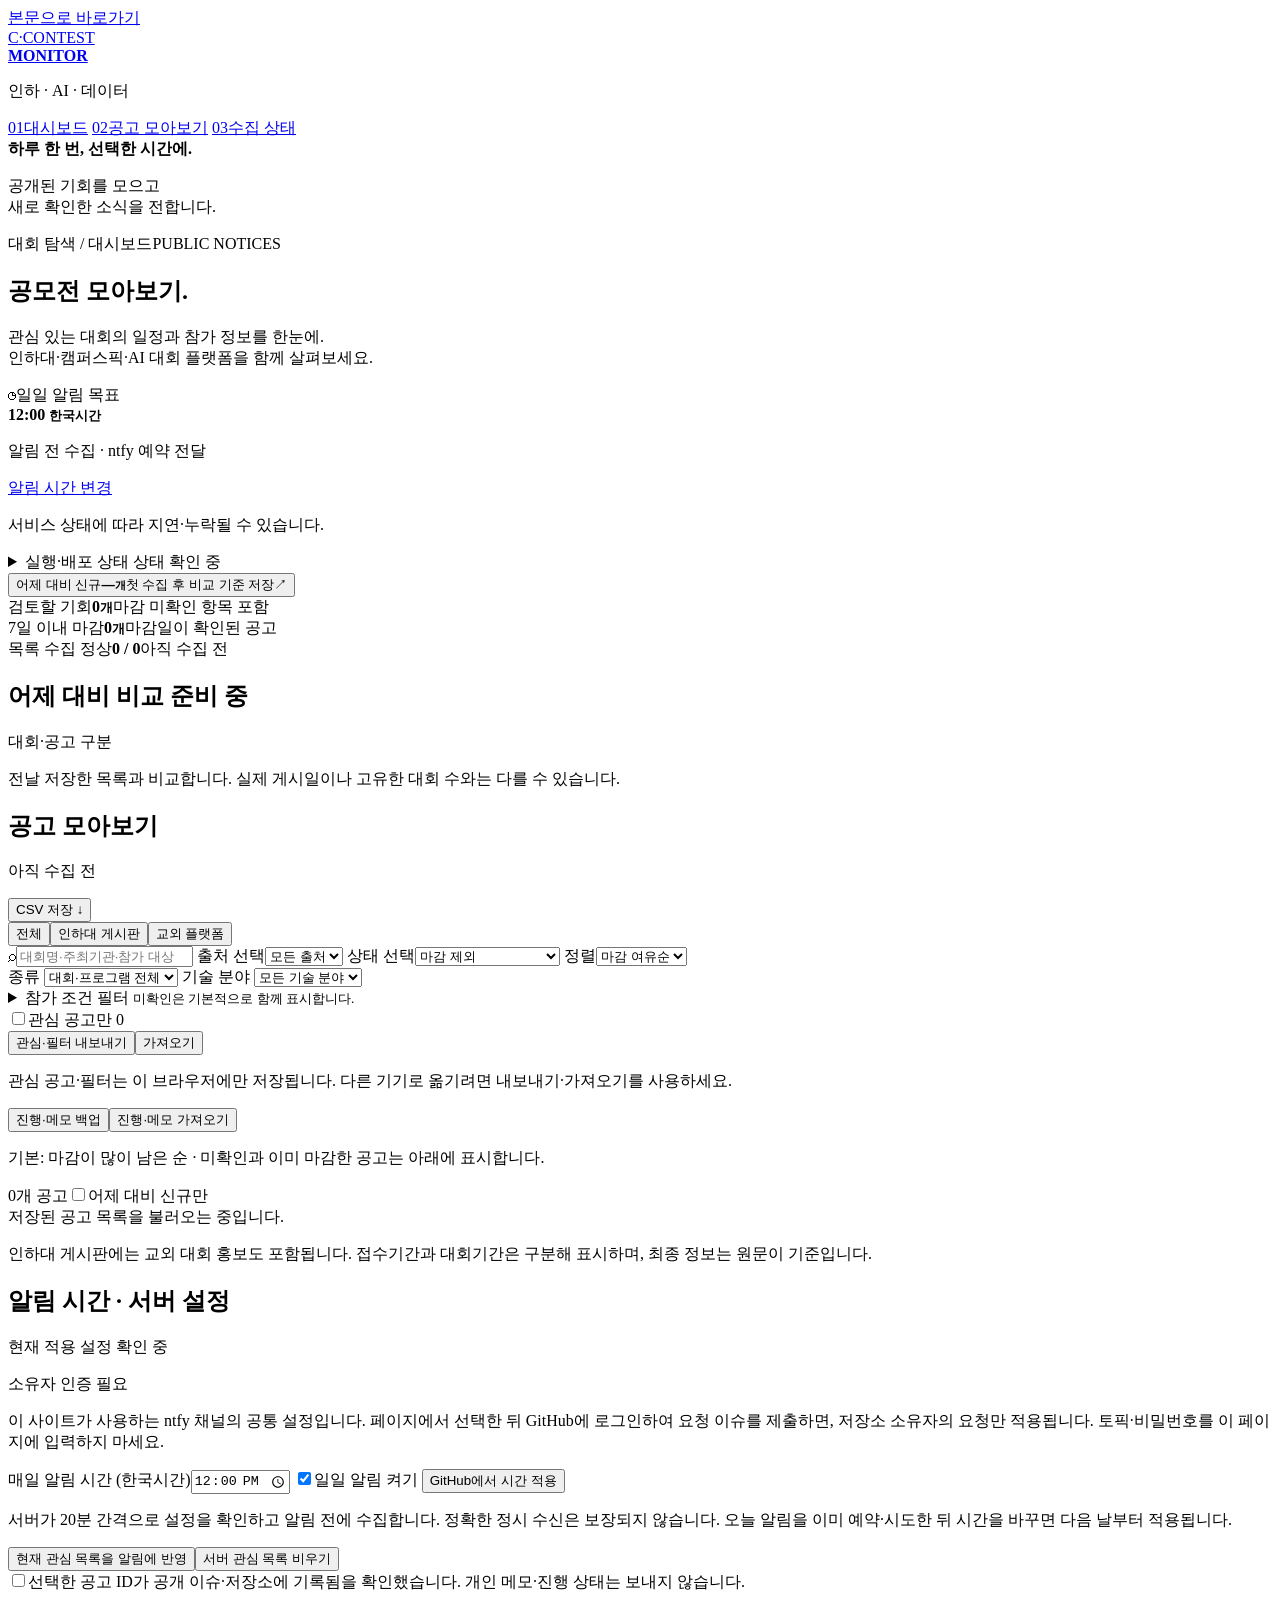
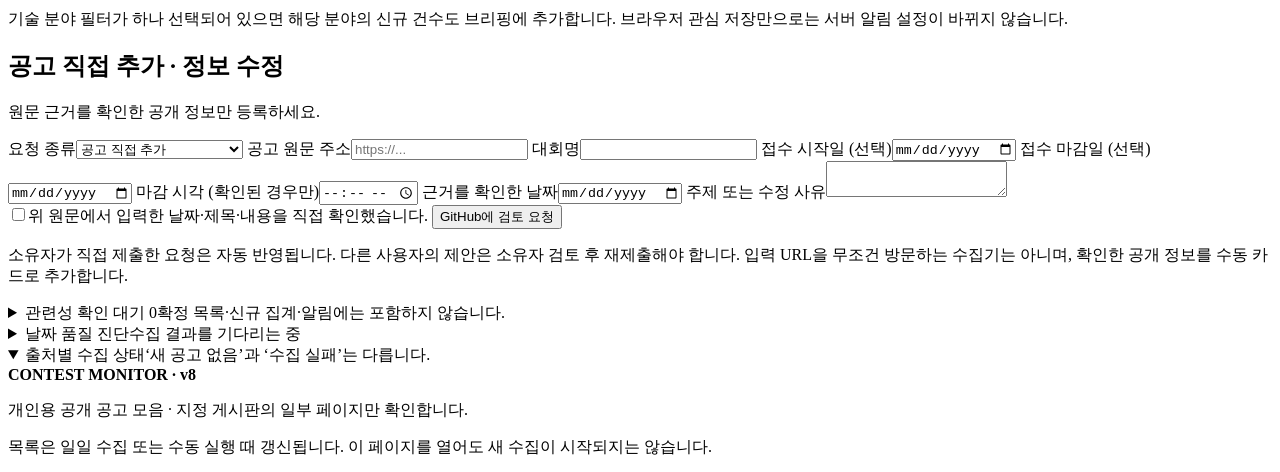
<file: web/index.template.html>
<!doctype html>
<html lang="ko">
<head>
  <meta charset="utf-8"><meta name="viewport" content="width=device-width,initial-scale=1">
  <meta name="color-scheme" content="light">
  <meta name="description" content="인하대·캠퍼스픽·AI 대회 플랫폼의 공고, 접수기간, 참가 정보와 어제 대비 신규 공고를 한곳에서 확인합니다.">
  <title>공모전 모아보기 · Contest Monitor</title>
  <style>/*__STYLE__*/</style>
</head>
<body>
<a class="skip-link" href="#mainContent">본문으로 바로가기</a>
<div class="app-shell">
  <aside class="sidebar" aria-label="프로젝트 탐색">
    <a class="brand" href="#overview" aria-label="공모전 모아보기 개요"><span class="brand-mark" aria-hidden="true">C<span>·</span></span><span>CONTEST<br><strong>MONITOR</strong></span></a>
    <p class="sidebar-caption">인하 · AI · 데이터</p>
    <nav aria-label="페이지 섹션">
      <a class="nav-item current" aria-current="location" href="#overview"><span aria-hidden="true">01</span>대시보드</a>
      <a class="nav-item" href="#opportunities"><span aria-hidden="true">02</span>공고 모아보기</a>
      <a class="nav-item" href="#source-status"><span aria-hidden="true">03</span>수집 상태</a>
    </nav>
    <div class="sidebar-bottom">
      <a id="repoLink" class="repo-link" hidden>GitHub에서 보기 <span aria-hidden="true">↗</span></a>
      <div class="sidebar-note"><strong>하루 한 번, 선택한 시간에.</strong><p>공개된 기회를 모으고<br>새로 확인한 소식을 전합니다.</p></div>
    </div>
  </aside>
  <div class="workspace">
    <header class="workspace-top"><span>대회 탐색 <span aria-hidden="true">/</span> 대시보드</span><span class="top-tag">PUBLIC NOTICES</span><a id="repoLinkMobile" class="mobile-repo" hidden>GitHub <span aria-hidden="true">↗</span></a></header>
    <main id="mainContent" tabindex="-1">
      <div id="demoBanner" class="banner demo" hidden><strong>디자인 미리보기</strong> 아래 공고·날짜·건수는 모두 가상 데이터이며 실제 모집 공고가 아닙니다.</div>
      <div id="staleBanner" class="banner warn" hidden role="status"></div>
      <section class="hero" id="overview" aria-labelledby="pageTitle">
        <div class="hero-copy"><h1 id="pageTitle">공모전 모아보기<span class="title-dot" aria-hidden="true">.</span></h1><p>관심 있는 대회의 일정과 참가 정보를 한눈에.<br>인하대·캠퍼스픽·AI 대회 플랫폼을 함께 살펴보세요.</p></div>
        <aside class="schedule" aria-label="일일 알림 일정"><div class="schedule-heading"><span class="clock-mark" aria-hidden="true">◷</span><span>일일 알림 목표</span></div><strong><span id="notificationClock">12:00</span> <small>한국시간</small></strong><p>알림 전 수집 · ntfy 예약 전달</p><a class="detail-link" href="#notification-settings" id="openNotificationSettings">알림 시간 변경</a><p class="schedule-note">서비스 상태에 따라 지연·누락될 수 있습니다.</p></aside>
      </section>
      <details class="runtime-panel" id="runtime-panel"><summary>실행·배포 상태 <span id="runtimeSummary">상태 확인 중</span></summary><dl class="runtime-grid" id="runtimeDetails"></dl><p id="workflowLive" class="detail-note"></p></details>
      <section class="stats" aria-label="공고 요약">
        <button type="button" class="stat stat-featured" id="showNew" aria-label="비교 기준 이후 신규 공고만 보기"><span id="newCountLabel">어제 대비 신규</span><strong><span id="newCount">—</span><small>개</small></strong><span class="stat-note" id="newCountNote">첫 수집 후 비교 기준 저장</span><span class="stat-action" aria-hidden="true">↗</span></button>
        <div class="stat"><span>검토할 기회</span><strong><span id="totalCount">0</span><small>개</small></strong><span class="stat-note">마감 미확인 항목 포함</span></div>
        <div class="stat"><span>7일 이내 마감</span><strong><span id="dueCount">0</span><small>개</small></strong><span class="stat-note">마감일이 확인된 공고</span></div>
        <div class="stat"><span>목록 수집 정상</span><strong id="sourceCount">0 / 0</strong><span class="stat-note" id="sourceNote">아직 수집 전</span></div>
      </section>
      <section class="comparison" aria-label="어제 대비 신규 집계 기준">
        <div class="comparison-heading"><h2 id="comparisonTitle">어제 대비 비교 준비 중</h2><span class="basis-tag">대회·공고 구분</span></div>
        <p id="comparisonRange" class="comparison-range"></p><div id="dailySourceCounts" class="source-chips" aria-label="출처별 신규 공고 수"></div>
        <p id="comparisonNote" class="comparison-note">전날 저장한 목록과 비교합니다. 실제 게시일이나 고유한 대회 수와는 다를 수 있습니다.</p>
      </section>
      <div id="qualityAlertBanner" class="banner warn" hidden role="status"></div>
      <section class="panel" id="opportunities" aria-labelledby="listTitle">
        <div class="panel-heading"><div><h2 id="listTitle">공고 모아보기</h2><p id="updatedAt">아직 수집 전</p></div><button class="secondary" id="csvButton" type="button">CSV 저장 <span aria-hidden="true">↓</span></button></div>
        <div class="group-tabs" role="group" aria-label="출처 구분"><button type="button" class="tab selected" data-group="all" aria-pressed="true">전체</button><button type="button" class="tab" data-group="inha" aria-pressed="false">인하대 게시판</button><button type="button" class="tab" data-group="external" aria-pressed="false">교외 플랫폼</button></div>
        <div class="controls">
          <label class="search"><span aria-hidden="true">⌕</span><input type="search" id="searchInput" placeholder="대회명·주최기관·참가 대상 검색" aria-label="대회명, 주최기관, 참가 대상 검색"></label>
          <label class="select-label"><span class="sr-only">출처 선택</span><select id="sourceFilter"><option value="all">모든 출처</option></select></label>
          <label class="select-label"><span class="sr-only">상태 선택</span><select id="statusFilter"><option value="review">마감 제외</option><option value="all">전체 상태</option><option value="active">기한 남음 / 접수 표시</option><option value="unknown">마감 미확인</option><option value="upcoming">접수 예정</option><option value="closed">마감 / 종료</option></select></label>
          <label class="select-label"><span class="sr-only">정렬</span><select id="sortFilter"><option value="remaining" selected>마감 여유순</option><option value="deadline">마감 임박순</option><option value="newest">최신순</option></select></label>
        </div>
        <label class="kind-control">종류 <select id="kindFilter" aria-label="공고 종류"><option value="all">대회·프로그램 전체</option><option value="contest">공모전·경진대회</option><option value="program">프로그램·교육</option><option value="other">기타 참여 기회</option></select></label>
        <label class="kind-control">기술 분야 <select id="fieldFilter" aria-label="기술 분야"><option value="all">모든 기술 분야</option><option value="data_analysis">데이터 분석</option><option value="model_development">AI 모델 개발</option><option value="service_development">AI 서비스 개발</option><option value="creative_ai">AI 영상·디자인</option><option value="general_ai">AI·데이터 일반</option></select></label>
        
<details class="eligibility-filters"><summary>참가 조건 필터 <small>미확인은 기본적으로 함께 표시합니다.</small></summary>
<div id="eligibilityControls" class="form-grid"></div>
<label class="check-row"><input type="checkbox" id="includeUnknown" checked>조건이 미확인인 공고도 보기</label>
<p class="detail-note">명시된 조건의 탐색 도구입니다. 나이·지역·전공 등 추가 제한과 최종 참가 자격은 원문을 확인하세요. 선택값은 이 브라우저에만 저장됩니다.</p></details>
<div class="personal-toolbar"><label class="new-toggle"><input id="favoriteOnly" type="checkbox">관심 공고만 <span id="favoriteCount">0</span></label><div class="personal-actions"><button id="exportPersonal" class="secondary" type="button">관심·필터 내보내기</button><button id="importPersonal" class="secondary" type="button">가져오기</button><input id="importPersonalFile" type="file" accept=".json,application/json" hidden></div></div>
        <p class="personal-note" id="personalNotice" role="status">관심 공고·필터는 이 브라우저에만 저장됩니다. 다른 기기로 옮기려면 내보내기·가져오기를 사용하세요.</p>
        
<div class="personal-actions v8-backup"><button id="exportPlanner" type="button" class="secondary">진행·메모 백업</button><button id="importPlanner" type="button" class="secondary">진행·메모 가져오기</button><input id="plannerFile" type="file" accept=".json" hidden><span id="plannerNotice" class="detail-note" role="status"></span></div>
<section id="urgentFavorites" class="urgent-favorites" hidden aria-labelledby="urgentTitle"><h3 id="urgentTitle">관심 공고 중 7일 이내 마감</h3><div id="urgentItems"></div></section>
        <p class="sort-guidance">기본: 마감이 많이 남은 순 · 미확인과 이미 마감한 공고는 아래에 표시합니다.</p>
        <div class="results-meta"><span id="resultCount" aria-live="polite">0개 공고</span><label class="new-toggle"><input type="checkbox" id="newOnly"><span id="newOnlyLabel">어제 대비 신규만</span></label></div>
        <div id="loading" class="loading" role="status">저장된 공고 목록을 불러오는 중입니다.</div>
        <noscript><p class="banner warn">이 목록을 검색하고 상세정보를 보려면 JavaScript를 허용하세요. GitHub README에서도 공고 표를 확인할 수 있습니다.</p></noscript>
        <div id="items" class="items"></div>
        <div id="empty" class="empty" hidden><span class="empty-symbol" aria-hidden="true">⌕</span><h3>조건에 맞는 공고가 없습니다.</h3><p>검색어나 필터를 바꿔보세요.<br>수집 오류가 없는지는 아래에서 확인할 수 있습니다.</p><button id="resetFilters" type="button" class="secondary">검색·필터 초기화</button></div>
        <p class="list-note">인하대 게시판에는 교외 대회 홍보도 포함됩니다. 접수기간과 대회기간은 구분해 표시하며, 최종 정보는 원문이 기준입니다.</p>
      </section>
      
<section class="panel settings-panel" id="notification-settings" aria-labelledby="settingsTitle">
<div class="panel-heading"><div><h2 id="settingsTitle">알림 시간 · 서버 설정</h2><p id="serverRevision">현재 적용 설정 확인 중</p></div><span class="basis-tag">소유자 인증 필요</span></div>
<p class="list-note">이 사이트가 사용하는 ntfy 채널의 공통 설정입니다. 페이지에서 선택한 뒤 GitHub에 로그인하여 요청 이슈를 제출하면, 저장소 소유자의 요청만 적용됩니다. 토픽·비밀번호를 이 페이지에 입력하지 마세요.</p>
<form id="notificationForm" class="form-grid">
<label>매일 알림 시간 (한국시간)<input id="notificationTime" type="time" value="12:00" required></label>
<label class="check-row"><input id="notificationEnabled" type="checkbox" checked>일일 알림 켜기</label>
<button class="secondary primary" type="submit">GitHub에서 시간 적용</button>
</form>
<p class="detail-note">서버가 20분 간격으로 설정을 확인하고 알림 전에 수집합니다. 정확한 정시 수신은 보장되지 않습니다. 오늘 알림을 이미 예약·시도한 뒤 시간을 바꾸면 다음 날부터 적용됩니다.</p>
<div class="sync-row"><button id="syncWatchlist" type="button" class="secondary">현재 관심 목록을 알림에 반영</button><button id="clearWatchlist" type="button" class="secondary">서버 관심 목록 비우기</button><span id="serverWatchlistCount"></span></div>
<label class="check-row"><input id="syncConsent" type="checkbox">선택한 공고 ID가 공개 이슈·저장소에 기록됨을 확인했습니다. 개인 메모·진행 상태는 보내지 않습니다.</label>
<p class="detail-note">기술 분야 필터가 하나 선택되어 있으면 해당 분야의 신규 건수도 브리핑에 추가합니다. 브라우저 관심 저장만으로는 서버 알림 설정이 바뀌지 않습니다.</p>
<div id="requestStatus" role="status" class="request-status"></div>
</section>
<section class="panel settings-panel" id="manual-notice" aria-labelledby="manualTitle">
<div class="panel-heading"><div><h2 id="manualTitle">공고 직접 추가 · 정보 수정</h2><p>원문 근거를 확인한 공개 정보만 등록하세요.</p></div></div>
<form id="manualNoticeForm">
<div class="form-grid">
<label>요청 종류<select id="manualKind"><option value="add_notice">공고 직접 추가</option><option value="correct_notice">기존 공고 제목·날짜 수정</option></select></label>
<label>공고 원문 주소<input id="manualURL" type="url" placeholder="https://..." required maxlength="1800"></label>
<label>대회명<input id="manualTitleInput" maxlength="180" required></label>
<label>접수 시작일 (선택)<input id="manualStart" type="date"></label>
<label>접수 마감일 (선택)<input id="manualDeadline" type="date"></label>
<label>마감 시각 (확인된 경우만)<input id="manualClock" type="time"></label>
<label>근거를 확인한 날짜<input id="manualChecked" type="date" required></label>
<label class="span-full">주제 또는 수정 사유<textarea id="manualSummary" maxlength="300" required rows="2"></textarea></label>
</div>
<label class="check-row"><input id="manualEvidence" type="checkbox" required>위 원문에서 입력한 날짜·제목·내용을 직접 확인했습니다.</label>
<button type="submit" class="secondary">GitHub에 검토 요청</button>
</form>
<p class="detail-note">소유자가 직접 제출한 요청은 자동 반영됩니다. 다른 사용자의 제안은 소유자 검토 후 재제출해야 합니다. 입력 URL을 무조건 방문하는 수집기는 아니며, 확인한 공개 정보를 수동 카드로 추가합니다.</p>
</section>
<dialog id="reportDialog" aria-labelledby="reportTitle"><form id="reportForm"><h2 id="reportTitle">정보가 달라요</h2><p id="reportContest"></p>
<label>유형<select id="reportCategory"><option value="date">날짜 오류</option><option value="title">제목 오류</option><option value="irrelevant">관련 없는 공고</option><option value="duplicate">중복</option><option value="broken_link">링크 접속 불가</option><option value="other">기타</option></select></label>
<label>설명<textarea id="reportDescription" rows="3" maxlength="500" required></textarea></label>
<p class="detail-note">공개 GitHub 이슈로 전달합니다. 개인정보를 쓰지 마세요. 제출만으로 원본 정보가 자동 변경되지는 않습니다.</p>
<div class="personal-actions"><button type="button" class="secondary" id="closeReport">취소</button><button type="submit" class="secondary">GitHub에 신고</button></div></form></dialog>
<details class="health" id="reviewSection"><summary><span>관련성 확인 대기 <span id="reviewCount">0</span></span><span class="health-hint">확정 목록·신규 집계·알림에는 포함하지 않습니다.</span></summary><div id="reviewItems"></div><p class="list-note">자동 검사로 주제를 확정하지 못한 공고입니다. 원문을 확인한 뒤 추가 수집 또는 수집 기준을 조정하세요. 이 화면에서 원격 데이터를 변경하지는 않습니다.</p></details>
      <details class="health" id="qualitySection"><summary><span>날짜 품질 진단</span><span class="health-hint" id="qualitySummary">수집 결과를 기다리는 중</span></summary><p class="list-note" id="qualityBasis"></p><div id="qualityDetails"></div></details>
      <details class="health" id="source-status" open><summary><span>출처별 수집 상태</span><span class="health-hint">‘새 공고 없음’과 ‘수집 실패’는 다릅니다.</span></summary><div id="sourceHealth"></div></details>
      <footer><strong>CONTEST MONITOR · v8</strong><p>개인용 공개 공고 모음 · 지정 게시판의 일부 페이지만 확인합니다.</p><p>목록은 일일 수집 또는 수동 실행 때 갱신됩니다. 이 페이지를 열어도 새 수집이 시작되지는 않습니다.</p></footer>
    </main>
  </div>
</div>
<script id="app-data" type="application/json">/*__DATA__*/</script><script>/*__RUNTIME__*/</script><script>/*__PERSONAL__*/</script><script>/*__PLANNER__*/</script><script>/*__FEATURES__*/</script><script>/*__APP__*/</script>
</body></html>
</file>
